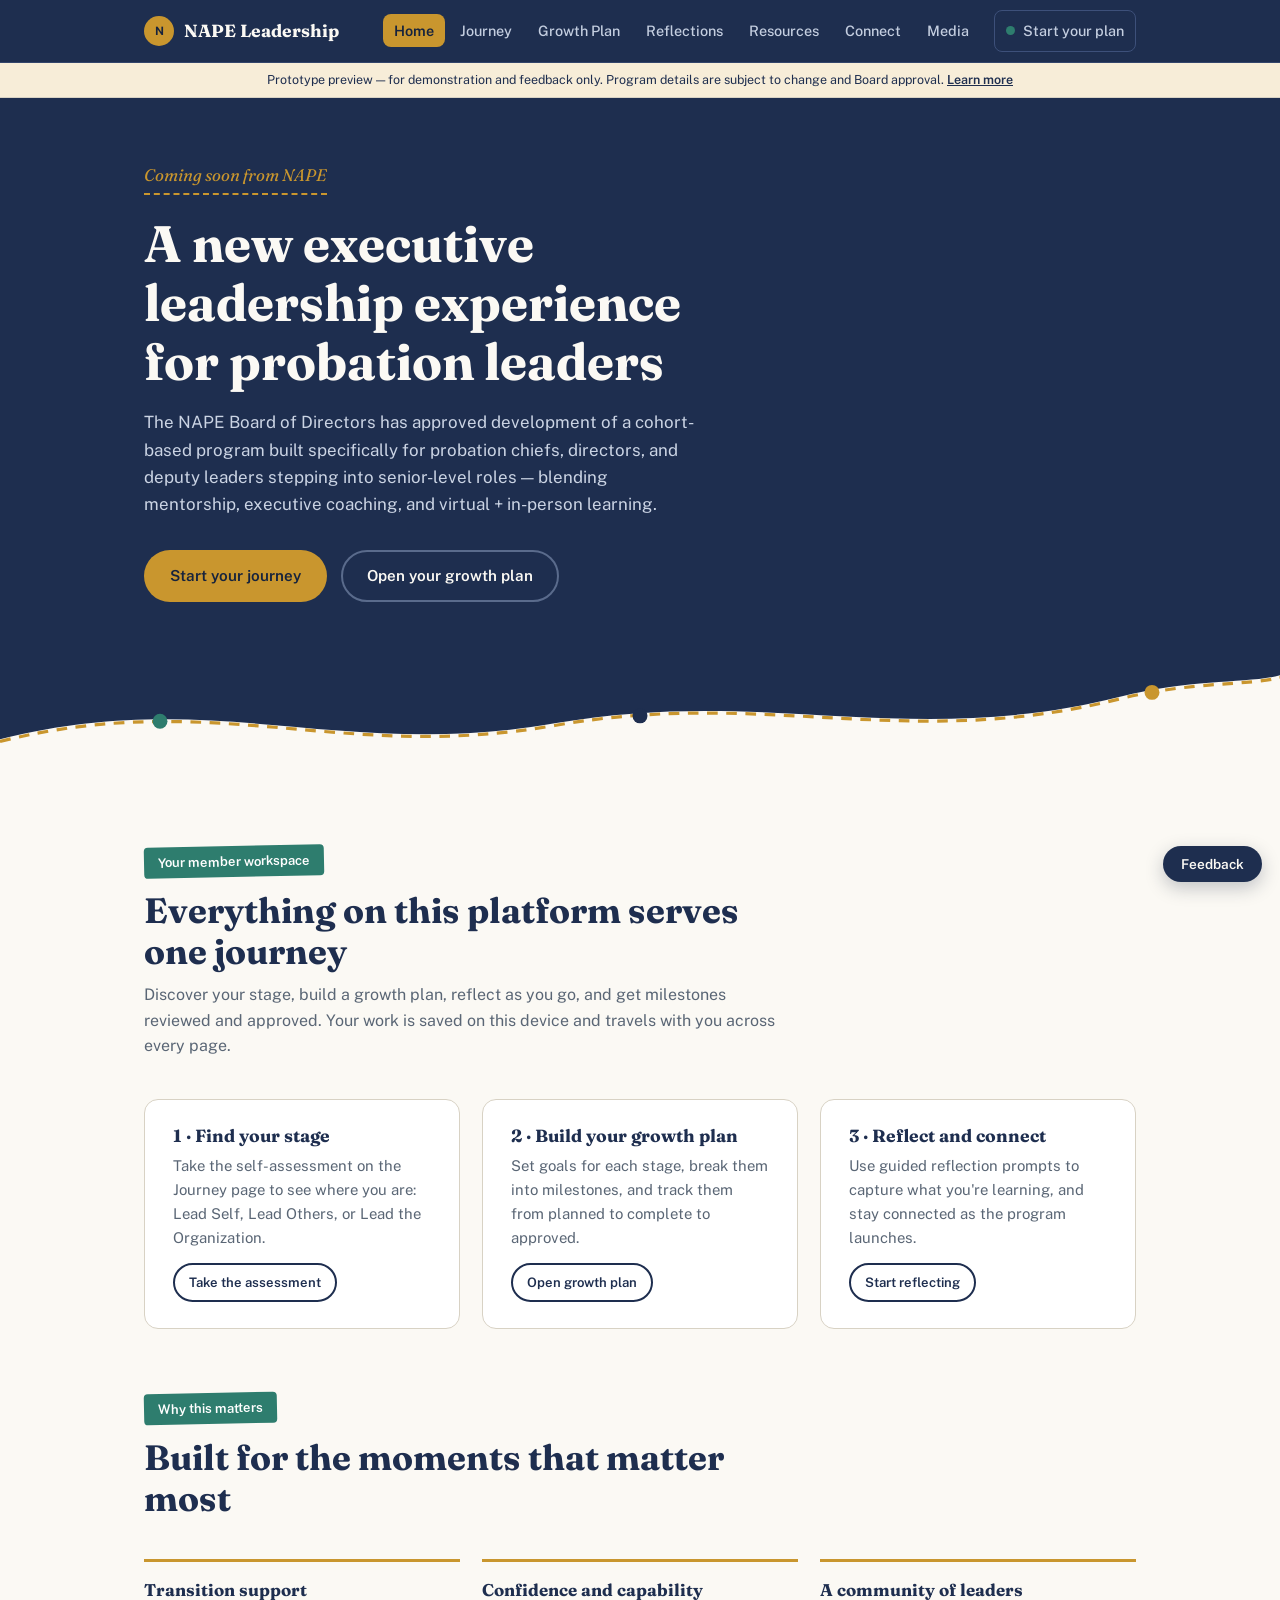
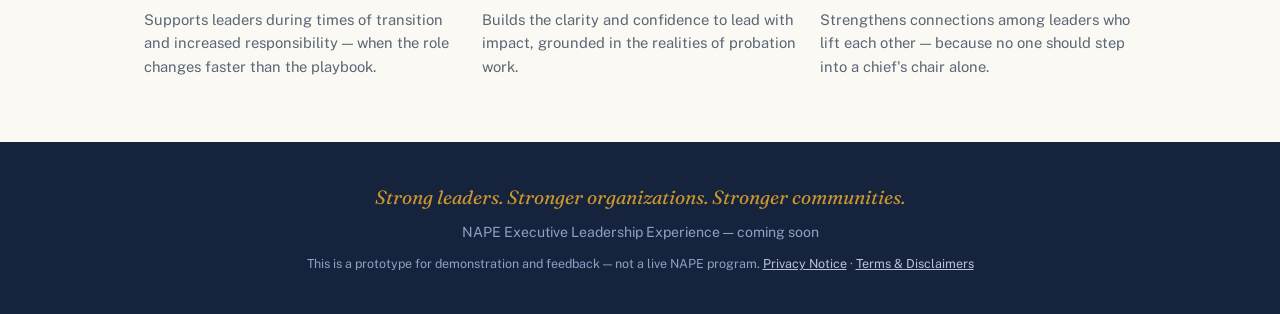
<file: index.html>
<!DOCTYPE html>
<html lang="en">
<head>
<meta charset="UTF-8">
<meta name="viewport" content="width=device-width, initial-scale=1.0">
<title>NAPE Executive Leadership Experience</title>
<meta name="description" content="A cohort-based executive leadership experience for probation chiefs, directors, and deputy leaders.">
<meta name="theme-color" content="#1E2E4F">
<meta property="og:site_name" content="NAPE Executive Leadership Experience">
<meta property="og:type" content="website">
<meta property="og:title" content="NAPE Executive Leadership Experience">
<meta property="og:description" content="A cohort-based executive leadership experience for probation chiefs, directors, and deputy leaders.">
<link rel="icon" type="image/svg+xml" href="assets/favicon.svg">
<link rel="preconnect" href="https://fonts.googleapis.com">
<link rel="preconnect" href="https://fonts.gstatic.com" crossorigin>
<link href="https://fonts.googleapis.com/css2?family=Fraunces:opsz,wght@9..144,400;9..144,600;9..144,700&family=Public+Sans:wght@400;500;600;700&display=swap" rel="stylesheet">
<link rel="stylesheet" href="assets/styles.css">
</head>
<body>

<nav class="site-nav" aria-label="Main">
  <div class="nav-inner">
    <a class="nav-brand" href="/"><span class="mark">N</span>NAPE Leadership</a>
    <button class="nav-toggle" aria-expanded="false" aria-controls="nav-links" aria-label="Open menu">
      <span></span><span></span><span></span>
    </button>
    <ul class="nav-links" id="nav-links">
      <li><a href="/" class="active" aria-current="page">Home</a></li>
      <li><a href="/journey">Journey</a></li>
      <li><a href="/growth">Growth Plan</a></li>
      <li><a href="/reflections">Reflections</a></li>
      <li><a href="/resources">Resources</a></li>
      <li><a href="/connect">Connect</a></li>
      <li><a href="/media">Media</a></li>
      <li><a class="nav-progress" href="/growth"><span class="dot"></span><span data-progress>Start your plan</span></a></li>
    </ul>
  </div>
</nav>

<div class="proto-banner" role="note">Prototype preview — for demonstration and feedback only. Program details are subject to change and Board approval. <a href="/terms">Learn more</a></div>

<header class="hero">
  <div class="wrap">
    <span class="kicker">Coming soon from NAPE</span>
    <h1>A new executive leadership experience for probation leaders</h1>
    <p class="lede">The NAPE Board of Directors has approved development of a cohort-based program built specifically for probation chiefs, directors, and deputy leaders stepping into senior-level roles — blending mentorship, executive coaching, and virtual + in-person learning.</p>
    <div class="cta-row">
      <a class="btn btn-gold" id="cta-primary" href="/journey">Start your journey</a>
      <a class="btn btn-ghost" href="/growth">Open your growth plan</a>
    </div>
    <div id="welcome-strip"></div>
  </div>
  <div class="roadbox" aria-hidden="true">
    <svg viewBox="0 0 1200 150" preserveAspectRatio="none" xmlns="http://www.w3.org/2000/svg">
      <path d="M0,150 L0,110 C200,60 320,130 520,95 C720,60 850,120 1050,70 C1120,53 1170,58 1200,50 L1200,150 Z" fill="#FBF9F4"/>
      <path d="M0,112 C200,62 320,132 520,97 C720,62 850,122 1050,72 C1120,55 1170,60 1200,52" fill="none" stroke="#C9962E" stroke-width="3" stroke-dasharray="10 8"/>
      <circle cx="150" cy="93" r="7" fill="#2E7D6E"/>
      <circle cx="600" cy="88" r="7" fill="#1E2E4F"/>
      <circle cx="1080" cy="66" r="7" fill="#C9962E"/>
    </svg>
  </div>
</header>

<section>
  <div class="wrap">
    <div class="section-head">
      <span class="banner-tag">Your member workspace</span>
      <h2>Everything on this platform serves one journey</h2>
      <p>Discover your stage, build a growth plan, reflect as you go, and get milestones reviewed and approved. Your work is saved on this device and travels with you across every page.</p>
    </div>
    <div class="grid-3">
      <div class="card">
        <h3 style="font-size:1.1rem;margin-bottom:8px">1 · Find your stage</h3>
        <p style="font-size:.93rem;color:var(--ink-soft)">Take the self-assessment on the Journey page to see where you are: Lead Self, Lead Others, or Lead the Organization.</p>
        <p style="margin-top:14px"><a class="btn btn-outline btn-small" href="/journey">Take the assessment</a></p>
      </div>
      <div class="card">
        <h3 style="font-size:1.1rem;margin-bottom:8px">2 · Build your growth plan</h3>
        <p style="font-size:.93rem;color:var(--ink-soft)">Set goals for each stage, break them into milestones, and track them from planned to complete to approved.</p>
        <p style="margin-top:14px"><a class="btn btn-outline btn-small" href="/growth">Open growth plan</a></p>
      </div>
      <div class="card">
        <h3 style="font-size:1.1rem;margin-bottom:8px">3 · Reflect and connect</h3>
        <p style="font-size:.93rem;color:var(--ink-soft)">Use guided reflection prompts to capture what you're learning, and stay connected as the program launches.</p>
        <p style="margin-top:14px"><a class="btn btn-outline btn-small" href="/reflections">Start reflecting</a></p>
      </div>
    </div>
  </div>
</section>

<section style="padding-top:0">
  <div class="wrap">
    <div class="section-head">
      <span class="banner-tag">Why this matters</span>
      <h2>Built for the moments that matter most</h2>
    </div>
    <div class="grid-3">
      <div class="why">
        <h3>Transition support</h3>
        <p>Supports leaders during times of transition and increased responsibility — when the role changes faster than the playbook.</p>
      </div>
      <div class="why">
        <h3>Confidence and capability</h3>
        <p>Builds the clarity and confidence to lead with impact, grounded in the realities of probation work.</p>
      </div>
      <div class="why">
        <h3>A community of leaders</h3>
        <p>Strengthens connections among leaders who lift each other — because no one should step into a chief's chair alone.</p>
      </div>
    </div>
  </div>
</section>

<footer>
  <div class="wrap">
    <p class="tagline">Strong leaders. Stronger organizations. Stronger communities.</p>
    <p>NAPE Executive Leadership Experience — coming soon</p>
    <p class="foot-legal">This is a prototype for demonstration and feedback — not a live NAPE program. <a href="/privacy">Privacy Notice</a> · <a href="/terms">Terms &amp; Disclaimers</a></p>
  </div>
</footer>

<script src="assets/app.js"></script>
<script>
(function(){
  const stage = NAPE.get(NAPE.KEYS.STAGE, null);
  const profile = NAPE.get(NAPE.KEYS.PROFILE, null);
  if (!stage && !profile) return;

  const p = napeProgress();
  const refl = NAPE.get(NAPE.KEYS.REFLECTIONS, []);
  const goals = NAPE.get(NAPE.KEYS.GOALS, []);
  const firstName = profile && profile.name ? profile.name.split(" ")[0] : null;
  const stageName = stage && NAPE_STAGES[stage] ? NAPE_STAGES[stage].name : null;

  const cta = document.getElementById("cta-primary");
  if (goals.length) { cta.textContent = "Continue your growth plan"; cta.href = "/growth"; }
  else if (stage) { cta.textContent = "Continue your journey"; }

  const nextHref = goals.length ? "/growth" : (stage ? "/growth" : "/journey");
  const strip = document.getElementById("welcome-strip");
  strip.innerHTML = `
    <div class="welcome-strip">
      <div>
        <p class="w-hi">Welcome back${firstName ? ", " + napeEscape(firstName) : ""}.</p>
        <div class="w-chips">
          ${stageName ? `<span class="w-chip">Stage: ${stageName}</span>` : ""}
          <span class="w-chip">${goals.length} goal${goals.length === 1 ? "" : "s"}</span>
          <span class="w-chip">${p.pct}% approved</span>
          <span class="w-chip">${refl.length} reflection${refl.length === 1 ? "" : "s"}</span>
        </div>
      </div>
      <a class="btn btn-gold btn-small" href="${nextHref}">Pick up where you left off</a>
    </div>`;
})();
</script>
</body>
</html>
</file>
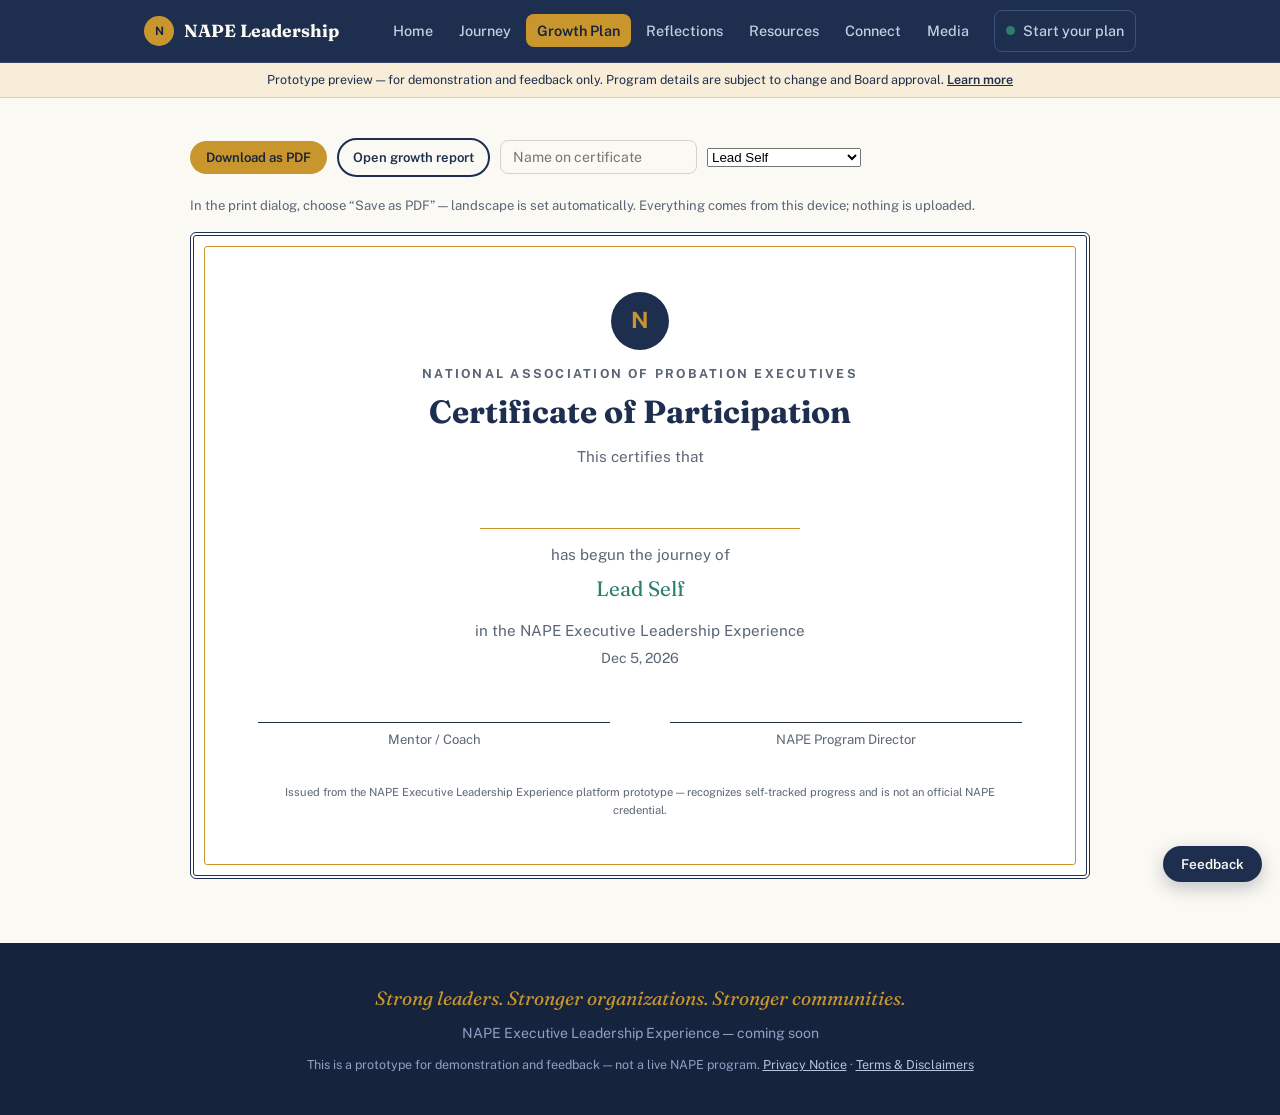
<file: certificate.html>
<!DOCTYPE html>
<html lang="en">
<head>
<meta charset="UTF-8">
<meta name="viewport" content="width=device-width, initial-scale=1.0">
<title>Certificate — NAPE Leadership</title>
<meta name="description" content="A print-ready certificate recognizing milestone completion in the NAPE leadership journey.">
<meta name="theme-color" content="#1E2E4F">
<meta name="robots" content="noindex">
<link rel="icon" type="image/svg+xml" href="assets/favicon.svg">
<link rel="preconnect" href="https://fonts.googleapis.com">
<link rel="preconnect" href="https://fonts.gstatic.com" crossorigin>
<link href="https://fonts.googleapis.com/css2?family=Fraunces:opsz,wght@9..144,400;9..144,600;9..144,700&family=Public+Sans:wght@400;500;600;700&display=swap" rel="stylesheet">
<link rel="stylesheet" href="assets/styles.css">
<style>@media print { @page { size: letter landscape; margin: 0.4in; } }</style>
</head>
<body>

<nav class="site-nav" aria-label="Main">
  <div class="nav-inner">
    <a class="nav-brand" href="/"><span class="mark">N</span>NAPE Leadership</a>
    <button class="nav-toggle" aria-expanded="false" aria-controls="nav-links" aria-label="Open menu">
      <span></span><span></span><span></span>
    </button>
    <ul class="nav-links" id="nav-links">
      <li><a href="/">Home</a></li>
      <li><a href="/journey">Journey</a></li>
      <li><a href="/growth" class="active" aria-current="page">Growth Plan</a></li>
      <li><a href="/reflections">Reflections</a></li>
      <li><a href="/resources">Resources</a></li>
      <li><a href="/connect">Connect</a></li>
      <li><a href="/media">Media</a></li>
      <li><a class="nav-progress" href="/growth"><span class="dot"></span><span data-progress>Start your plan</span></a></li>
    </ul>
  </div>
</nav>

<div class="proto-banner" role="note">Prototype preview — for demonstration and feedback only. Program details are subject to change and Board approval. <a href="/terms">Learn more</a></div>

<section style="padding-top:40px">
  <div class="wrap">
    <div class="toolbar no-print" style="max-width:900px;margin:0 auto 18px;display:flex;gap:10px;flex-wrap:wrap;align-items:center">
      <button class="btn btn-gold btn-small" id="btn-print">Download as PDF</button>
      <a class="btn btn-outline btn-small" href="/report">Open growth report</a>
      <input type="text" id="c-name-input" placeholder="Name on certificate" aria-label="Name on certificate"
        style="padding:8px 12px;border:1.5px solid var(--line);border-radius:8px;font-family:inherit;font-size:.88rem;background:var(--paper)">
      <select id="c-stage-select" aria-label="Stage">
        <option value="self">Lead Self</option>
        <option value="others">Lead Others</option>
        <option value="org">Lead the Organization</option>
      </select>
    </div>
    <p class="print-tip no-print" style="max-width:900px;margin:0 auto 16px">In the print dialog, choose “Save as PDF” — landscape is set automatically. Everything comes from this device; nothing is uploaded.</p>

    <div class="cert" id="cert">
      <span class="mark">N</span>
      <p class="c-org">National Association of Probation Executives</p>
      <h1 id="c-title">Certificate of Progress</h1>
      <p class="c-line">This certifies that</p>
      <p class="c-name" id="c-name">&nbsp;</p>
      <p class="c-line" id="c-verb">is advancing through the milestones of</p>
      <p class="c-stage" id="c-stage">Lead Self</p>
      <p class="c-line">in the NAPE Executive Leadership Experience</p>
      <p class="c-detail" id="c-detail"></p>
      <p class="c-detail" id="c-date"></p>
      <div class="sig-row">
        <div class="sig">Mentor / Coach</div>
        <div class="sig">NAPE Program Director</div>
      </div>
      <p class="c-foot">Issued from the NAPE Executive Leadership Experience platform prototype — recognizes self-tracked progress and is not an official NAPE credential.</p>
    </div>
  </div>
</section>

<footer>
  <div class="wrap">
    <p class="tagline">Strong leaders. Stronger organizations. Stronger communities.</p>
    <p>NAPE Executive Leadership Experience — coming soon</p>
    <p class="foot-legal">This is a prototype for demonstration and feedback — not a live NAPE program. <a href="/privacy">Privacy Notice</a> · <a href="/terms">Terms &amp; Disclaimers</a></p>
  </div>
</footer>

<script src="assets/app.js"></script>
<script>
const goals = NAPE.get(NAPE.KEYS.GOALS, []);
const profile = NAPE.get(NAPE.KEYS.PROFILE, null);
const savedStage = NAPE.get(NAPE.KEYS.STAGE, null);

const nameInput = document.getElementById("c-name-input");
const stageSelect = document.getElementById("c-stage-select");
if (profile && profile.name) nameInput.value = profile.name;
if (typeof savedStage === "string" && Object.hasOwn(NAPE_STAGES, savedStage)) stageSelect.value = savedStage;

function renderCert(){
  const name = nameInput.value.trim();
  const key = stageSelect.value;
  document.getElementById("c-name").textContent = name || " ";
  document.getElementById("c-stage").textContent = NAPE_STAGES[key].name;
  document.getElementById("c-date").textContent = napeDate(Date.now());

  let approved = 0, total = 0;
  goals.filter(g => g.stage === key).forEach(g => (g.milestones || []).forEach(m => {
    total++;
    if (m.status === "approved") approved++;
  }));

  const title = document.getElementById("c-title");
  const verb = document.getElementById("c-verb");
  const detail = document.getElementById("c-detail");
  if (total > 0 && approved === total) {
    title.textContent = "Certificate of Completion";
    verb.textContent = "has completed the milestones of";
    detail.textContent = "All " + total + " milestone" + (total === 1 ? "" : "s") + " approved";
  } else if (total > 0) {
    title.textContent = "Certificate of Progress";
    verb.textContent = "is advancing through the milestones of";
    detail.textContent = approved + " of " + total + " milestones approved";
  } else {
    title.textContent = "Certificate of Participation";
    verb.textContent = "has begun the journey of";
    detail.textContent = "";
  }
}

nameInput.addEventListener("input", renderCert);
stageSelect.addEventListener("change", renderCert);
renderCert();

document.getElementById("btn-print").addEventListener("click", () => window.print());
</script>
</body>
</html>
</file>
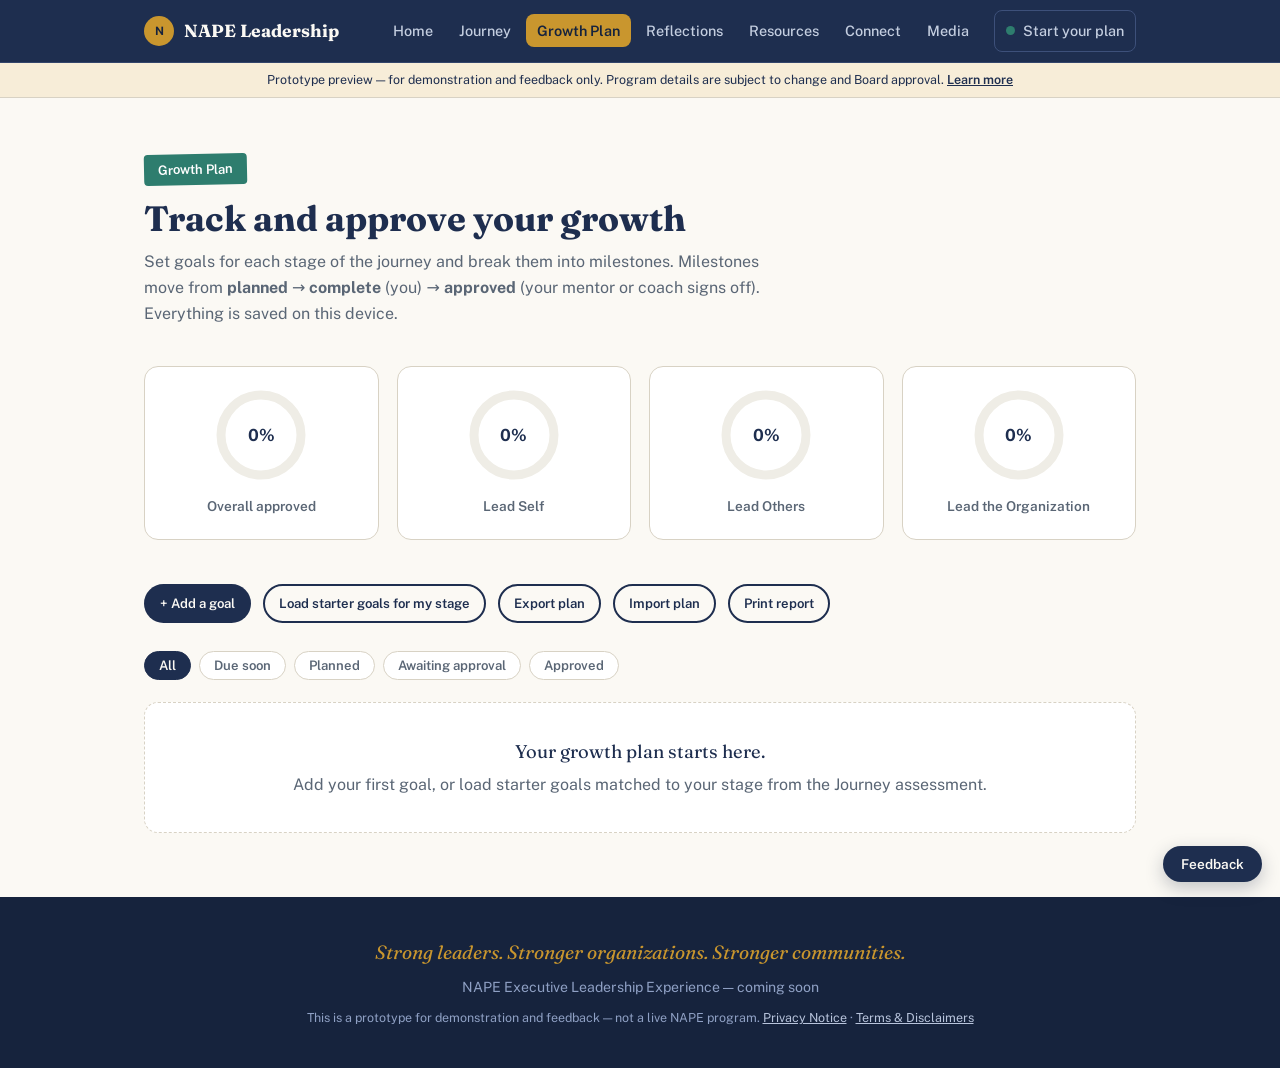
<file: growth.html>
<!DOCTYPE html>
<html lang="en">
<head>
<meta charset="UTF-8">
<meta name="viewport" content="width=device-width, initial-scale=1.0">
<title>Growth Plan — NAPE Leadership</title>
<meta name="description" content="Build a growth plan: set goals for each leadership stage and track milestones from planned to complete to approved.">
<meta name="theme-color" content="#1E2E4F">
<meta property="og:site_name" content="NAPE Executive Leadership Experience">
<meta property="og:type" content="website">
<meta property="og:title" content="Growth Plan — NAPE Leadership">
<meta property="og:description" content="Set goals for each leadership stage and track milestones from planned to complete to approved.">
<link rel="icon" type="image/svg+xml" href="assets/favicon.svg">
<link rel="preconnect" href="https://fonts.googleapis.com">
<link rel="preconnect" href="https://fonts.gstatic.com" crossorigin>
<link href="https://fonts.googleapis.com/css2?family=Fraunces:opsz,wght@9..144,400;9..144,600;9..144,700&family=Public+Sans:wght@400;500;600;700&display=swap" rel="stylesheet">
<link rel="stylesheet" href="assets/styles.css">
</head>
<body>

<nav class="site-nav" aria-label="Main">
  <div class="nav-inner">
    <a class="nav-brand" href="/"><span class="mark">N</span>NAPE Leadership</a>
    <button class="nav-toggle" aria-expanded="false" aria-controls="nav-links" aria-label="Open menu">
      <span></span><span></span><span></span>
    </button>
    <ul class="nav-links" id="nav-links">
      <li><a href="/">Home</a></li>
      <li><a href="/journey">Journey</a></li>
      <li><a href="/growth" class="active" aria-current="page">Growth Plan</a></li>
      <li><a href="/reflections">Reflections</a></li>
      <li><a href="/resources">Resources</a></li>
      <li><a href="/connect">Connect</a></li>
      <li><a href="/media">Media</a></li>
      <li><a class="nav-progress" href="/growth"><span class="dot"></span><span data-progress>Start your plan</span></a></li>
    </ul>
  </div>
</nav>

<div class="proto-banner" role="note">Prototype preview — for demonstration and feedback only. Program details are subject to change and Board approval. <a href="/terms">Learn more</a></div>

<section style="padding-top:56px">
  <div class="wrap">
    <div class="section-head">
      <span class="banner-tag">Growth Plan</span>
      <h2>Track and approve your growth</h2>
      <p>Set goals for each stage of the journey and break them into milestones. Milestones move from <strong>planned</strong> → <strong>complete</strong> (you) → <strong>approved</strong> (your mentor or coach signs off). Everything is saved on this device.</p>
    </div>

    <div class="progress-band" id="progress-band"></div>

    <div class="toolbar">
      <button class="btn btn-navy btn-small" id="btn-add-goal">+ Add a goal</button>
      <button class="btn btn-outline btn-small" id="btn-starter">Load starter goals for my stage</button>
      <button class="btn btn-outline btn-small" id="btn-export">Export plan</button>
      <button class="btn btn-outline btn-small" id="btn-import">Import plan</button>
      <a class="btn btn-outline btn-small" href="/report">Print report</a>
      <input type="file" id="import-file" accept="application/json" hidden>
    </div>

    <div class="empty-note" id="backup-nudge" hidden style="margin-top:14px;text-align:left">
      <div style="display:flex;align-items:center;justify-content:space-between;gap:14px;flex-wrap:wrap">
        <span>Your plan lives only in this browser — a cleared cache or a new device would erase it. Export a backup every few weeks.</span>
        <span style="display:flex;gap:10px">
          <button class="btn btn-outline btn-small" id="nudge-export">Export now</button>
          <button class="link-btn" id="nudge-later">Remind me later</button>
        </span>
      </div>
    </div>

    <div class="chips" role="group" aria-label="Filter milestones">
      <button class="chip active" data-f="all">All</button>
      <button class="chip" data-f="due">Due soon</button>
      <button class="chip" data-f="planned">Planned</button>
      <button class="chip" data-f="complete">Awaiting approval</button>
      <button class="chip" data-f="approved">Approved</button>
    </div>

    <div id="goal-form" style="display:none" class="card" role="form" aria-label="Add a goal">
      <div class="add-row">
        <select id="g-stage" aria-label="Stage">
          <option value="self">Lead Self</option>
          <option value="others">Lead Others</option>
          <option value="org">Lead the Organization</option>
        </select>
        <input id="g-title" type="text" placeholder="Goal — e.g., Build a monthly one-on-one rhythm with my supervisors" aria-label="Goal title">
        <input id="g-date" type="date" aria-label="Target date (optional)" title="Target date (optional)">
        <button class="btn btn-gold btn-small" id="g-save">Save goal</button>
      </div>
    </div>

    <div id="goals" style="margin-top:22px"></div>
  </div>
</section>

<footer>
  <div class="wrap">
    <p class="tagline">Strong leaders. Stronger organizations. Stronger communities.</p>
    <p>NAPE Executive Leadership Experience — coming soon</p>
    <p class="foot-legal">This is a prototype for demonstration and feedback — not a live NAPE program. <a href="/privacy">Privacy Notice</a> · <a href="/terms">Terms &amp; Disclaimers</a></p>
  </div>
</footer>

<script src="assets/app.js"></script>
<script>
const goalsEl = document.getElementById("goals");
const bandEl = document.getElementById("progress-band");
let filter = "all";
let approving = null; // {g, m} while inline-approve UI is open
let targeting = null; // goal id while the inline target-date editor is open

const DUE_SOON_DAYS = 7;
function targetChip(g){
  if(!g.targetDate || !napeValidDateStr(g.targetDate)) return "";
  const days = napeDaysUntil(g.targetDate);
  const when = napeDateStr(g.targetDate);
  if(days < 0)  return `<span class="target-chip overdue">Overdue · was ${when}</span>`;
  if(days === 0) return `<span class="target-chip soon">Due today</span>`;
  if(days <= DUE_SOON_DAYS) return `<span class="target-chip soon">Due in ${days}d · ${when}</span>`;
  return `<span class="target-chip">Target ${when}</span>`;
}
function isDueSoon(g){
  return napeValidDateStr(g.targetDate) && napeDaysUntil(g.targetDate) <= DUE_SOON_DAYS;
}

function load(){ return NAPE.get(NAPE.KEYS.GOALS, []); }
function save(goals){ NAPE.set(NAPE.KEYS.GOALS, goals); render(); }

function ring(pct, label, color){
  const r = 40, c = 2*Math.PI*r;
  const off = c - (pct/100)*c;
  return `
    <div class="ring-card">
      <div class="ring">
        <svg width="96" height="96" viewBox="0 0 96 96" aria-hidden="true">
          <circle cx="48" cy="48" r="${r}" fill="none" stroke="#EFEDE6" stroke-width="9"/>
          <circle cx="48" cy="48" r="${r}" fill="none" stroke="${color}" stroke-width="9"
            stroke-linecap="round" stroke-dasharray="${c}" stroke-dashoffset="${off}"/>
        </svg>
        <span class="pct">${pct}%</span>
      </div>
      <span class="lbl">${label}</span>
    </div>`;
}

function renderBand(){
  const p = napeProgress();
  const s = p.byStage;
  const pc = o => o.t ? Math.round((o.a/o.t)*100) : 0;
  bandEl.innerHTML =
    ring(p.pct, "Overall approved", "#C9962E") +
    ring(pc(s.self), "Lead Self", "#2E7D6E") +
    ring(pc(s.others), "Lead Others", "#1E2E4F") +
    ring(pc(s.org), "Lead the Organization", "#C9962E");
}

const CHIP = { self:["chip-self","Lead Self"], others:["chip-others","Lead Others"], org:["chip-org","Lead the Organization"] };

function msRow(g, m){
  const st = m.status || "planned";
  const statusChip = st==="approved"
    ? `<span class="ms-status st-approved">Approved${m.approvedBy?` · ${napeEscape(m.approvedBy)}`:""}</span>`
    : st==="complete"
      ? `<span class="ms-status st-complete">Complete — awaiting approval</span>`
      : `<span class="ms-status st-planned">Planned</span>`;

  let actions;
  if (approving && approving.g===g.id && approving.m===m.id) {
    actions = `<span class="approve-inline">
        <input type="text" value="Self" aria-label="Approved by" data-appin>
        <button class="link-btn" data-act="approve-confirm" data-g="${g.id}" data-m="${m.id}">Confirm</button>
        <button class="link-btn danger" data-act="approve-cancel">Cancel</button>
      </span>`;
  } else if (st==="planned") {
    actions = `<button class="link-btn" data-act="complete" data-g="${g.id}" data-m="${m.id}">Mark complete</button>`;
  } else if (st==="complete") {
    actions = `<button class="link-btn" data-act="approve-start" data-g="${g.id}" data-m="${m.id}">Approve</button>
       <button class="link-btn" data-act="reset" data-g="${g.id}" data-m="${m.id}">Undo</button>`;
  } else {
    actions = `<button class="link-btn" data-act="reset" data-g="${g.id}" data-m="${m.id}">Reopen</button>`;
  }

  return `
    <li class="ms ${st!=="planned"?"done":""}">
      <span class="ms-text">${napeEscape(m.text)}</span>
      ${statusChip}
      <span class="ms-actions">${actions}
        <button class="link-btn danger" data-act="del-ms" data-g="${g.id}" data-m="${m.id}" aria-label="Delete milestone">✕</button>
      </span>
    </li>`;
}

function render(){
  renderBand();
  document.querySelectorAll(".chip").forEach(c=>c.classList.toggle("active", c.dataset.f===filter));
  const goals = load();
  if(!goals.length){
    goalsEl.innerHTML = `<div class="empty-note">
      <p style="font-family:'Fraunces',serif;font-size:1.15rem;color:var(--navy);margin-bottom:6px">Your growth plan starts here.</p>
      <p>Add your first goal, or load starter goals matched to your stage from the Journey assessment.</p>
    </div>`;
    return;
  }

  let shown = 0;
  const html = goals.map(g=>{
    let visible;
    if(filter==="all" || filter==="due"){
      visible = g.milestones;
      if(filter==="due" && !isDueSoon(g)) return "";
    } else {
      visible = g.milestones.filter(m=>(m.status||"planned")===filter);
      if(!visible.length) return "";
    }
    shown++;
    const [chipClass, chipLabel] = CHIP[g.stage] || CHIP.self;
    const total = g.milestones.length;
    const approved = g.milestones.filter(m=>m.status==="approved").length;
    const targetUi = targeting===g.id
      ? `<span class="approve-inline">
          <input type="date" value="${napeValidDateStr(g.targetDate)?g.targetDate:""}" aria-label="Target date" data-tgin>
          <button class="link-btn" data-act="target-save" data-g="${g.id}">Save</button>
          ${g.targetDate?`<button class="link-btn danger" data-act="target-clear" data-g="${g.id}">Remove</button>`:""}
          <button class="link-btn" data-act="target-cancel">Cancel</button>
        </span>`
      : `${targetChip(g)}<button class="link-btn" data-act="target-start" data-g="${g.id}">${g.targetDate?"Edit target":"Set target date"}</button>`;
    return `
    <article class="goal">
      <div class="goal-head">
        <div>
          <span class="stage-chip ${chipClass}">${chipLabel}</span>
          <h3>${napeEscape(g.title)}</h3>
          <div style="margin-top:6px;display:flex;align-items:center;gap:10px;flex-wrap:wrap">${targetUi}</div>
        </div>
        <div style="display:flex;align-items:center;gap:12px">
          <span style="font-size:.82rem;font-weight:700;color:var(--ink-soft)">${approved}/${total} approved</span>
          <button class="link-btn danger" data-act="del-goal" data-g="${g.id}">Delete goal</button>
        </div>
      </div>
      <ul class="ms-list">${visible.map(m=>msRow(g,m)).join("")}</ul>
      ${filter==="all" ? `
      <div class="add-row">
        <input type="text" placeholder="Add a milestone…" data-msinput="${g.id}" aria-label="New milestone for ${napeEscape(g.title)}">
        <button class="btn btn-outline btn-small" data-act="add-ms" data-g="${g.id}">Add</button>
      </div>` : ""}
    </article>`;
  }).join("");

  goalsEl.innerHTML = shown ? html : `<div class="empty-note">${filter==="due" ? "Nothing due in the next " + DUE_SOON_DAYS + " days. Set target dates on goals to see them here." : "No milestones match this filter yet."}</div>`;

  if (approving) {
    const inp = goalsEl.querySelector("[data-appin]");
    if (inp) { inp.focus(); inp.select(); }
  }
}

/* ---------- Toolbar actions ---------- */
document.getElementById("btn-add-goal").addEventListener("click",()=>{
  const f = document.getElementById("goal-form");
  f.style.display = f.style.display==="none" ? "block" : "none";
  if(f.style.display==="block") document.getElementById("g-title").focus();
});

document.getElementById("g-save").addEventListener("click",()=>{
  const title = document.getElementById("g-title").value.trim();
  const stage = document.getElementById("g-stage").value;
  if(!title) return;
  napeAddGoal(stage, title, [], document.getElementById("g-date").value);
  document.getElementById("g-title").value = "";
  document.getElementById("g-date").value = "";
  document.getElementById("goal-form").style.display = "none";
  render();
  napeToast("Goal added.");
});

document.getElementById("btn-starter").addEventListener("click",()=>{
  const stage = NAPE.get(NAPE.KEYS.STAGE, "self");
  (NAPE_STARTERS[stage] || NAPE_STARTERS.self).forEach(s=> napeAddGoal(stage, s.title, s.milestones));
  render();
  napeToast("Starter goals added for " + (NAPE_STAGES[stage] ? NAPE_STAGES[stage].name : "your stage") + ".");
});

document.getElementById("btn-export").addEventListener("click",()=>{
  const data = {
    exportedAt:new Date().toISOString(),
    stage:NAPE.get(NAPE.KEYS.STAGE, null),
    goals:load(),
    reflections:NAPE.get(NAPE.KEYS.REFLECTIONS, [])
  };
  const blob = new Blob([JSON.stringify(data,null,2)],{type:"application/json"});
  const a = document.createElement("a");
  a.href = URL.createObjectURL(blob);
  a.download = "nape-growth-plan.json";
  a.click();
  URL.revokeObjectURL(a.href);
  NAPE.set(NAPE.KEYS.BACKUP, Date.now());
  document.getElementById("backup-nudge").hidden = true;
  napeToast("Plan exported as JSON.");
});

/* ---------- Backup nudge: shown when there's real data and no recent export ---------- */
(function backupNudge(){
  const NUDGE_AFTER = 21 * 24 * 60 * 60 * 1000; // 3 weeks
  const items = load().length + NAPE.get(NAPE.KEYS.REFLECTIONS, []).length;
  const last = NAPE.get(NAPE.KEYS.BACKUP, 0);
  if (items < 3 || Date.now() - last < NUDGE_AFTER) return;
  const nudge = document.getElementById("backup-nudge");
  nudge.hidden = false;
  document.getElementById("nudge-export").addEventListener("click", ()=> document.getElementById("btn-export").click());
  document.getElementById("nudge-later").addEventListener("click", ()=>{
    NAPE.set(NAPE.KEYS.BACKUP, Date.now()); // snooze for the same window
    nudge.hidden = true;
  });
})();

document.getElementById("btn-import").addEventListener("click",()=> document.getElementById("import-file").click());
document.getElementById("import-file").addEventListener("change",(e)=>{
  const file = e.target.files && e.target.files[0];
  e.target.value = ""; // reset now so re-picking the same file fires change again
  if(!file) return;
  const reader = new FileReader();
  reader.onload = ()=>{
    try {
      const data = JSON.parse(reader.result);
      if(!data || !Array.isArray(data.goals)) throw new Error("bad shape");
      // Normalize every goal/milestone so a hand-edited or partial file can't leave
      // localStorage in a shape render() chokes on. Ids are always regenerated:
      // imported ids are attacker-controlled and render() interpolates ids into
      // attribute positions unescaped.
      const validStage = k => Object.hasOwn(NAPE_STAGES, k);
      const goals = data.goals
        .filter(g => g && typeof g === "object" && g.title)
        .map(g => ({
          id: napeUid(),
          stage: validStage(g.stage) ? g.stage : "self",
          title: String(g.title),
          createdAt: typeof g.createdAt === "number" ? g.createdAt : Date.now(),
          ...(napeValidDateStr(g.targetDate) ? { targetDate: g.targetDate } : {}),
          milestones: (Array.isArray(g.milestones) ? g.milestones : [])
            .filter(m => m && m.text)
            .map(m => {
              const ms = {
                id: napeUid(),
                text: String(m.text),
                status: ["planned","complete","approved"].includes(m.status) ? m.status : "planned"
              };
              if(ms.status !== "planned" && typeof m.completedAt === "number") ms.completedAt = m.completedAt;
              if(ms.status === "approved"){
                ms.approvedBy = m.approvedBy ? String(m.approvedBy) : "Self";
                if(typeof m.approvedAt === "number") ms.approvedAt = m.approvedAt;
              }
              return ms;
            })
        }));
      if(!confirm("Replace your current plan with the imported one? This overwrites goals" + (Array.isArray(data.reflections)?", reflections":"") + (data.stage?", and stage":"") + " on this device.")) return;
      NAPE.set(NAPE.KEYS.GOALS, goals);
      if(Array.isArray(data.reflections)) NAPE.set(NAPE.KEYS.REFLECTIONS, data.reflections.filter(e => e && e.text).map(e => ({
        id: napeUid(),
        stage: validStage(e.stage) ? e.stage : "self",
        prompt: e.prompt ? String(e.prompt) : "",
        text: String(e.text),
        at: typeof e.at === "number" ? e.at : Date.now(),
        ...(typeof e.editedAt === "number" ? { editedAt: e.editedAt } : {})
      })));
      if(validStage(data.stage)) NAPE.set(NAPE.KEYS.STAGE, data.stage);
      render();
      napeToast("Plan imported.");
    } catch(err){
      napeToast("That file doesn't look like a NAPE plan export.");
    }
  };
  reader.readAsText(file);
});

document.querySelectorAll(".chip").forEach(c=>{
  c.addEventListener("click",()=>{ filter = c.dataset.f; approving = null; targeting = null; render(); });
});

/* ---------- Goal/milestone actions ---------- */
goalsEl.addEventListener("click",(e)=>{
  const btn = e.target.closest("[data-act]");
  if(!btn) return;
  const act = btn.dataset.act, gid = btn.dataset.g, mid = btn.dataset.m;
  let goals = load();

  if(act==="approve-cancel"){ approving = null; render(); return; }
  if(act==="target-cancel"){ targeting = null; render(); return; }

  const g = goals.find(x=>x.id===gid);
  if(!g) return;

  if(act==="target-start"){ targeting = gid; approving = null; render(); return; }
  if(act==="target-save"){
    const inp = goalsEl.querySelector("[data-tgin]");
    const v = inp ? inp.value : "";
    if(napeValidDateStr(v)) g.targetDate = v; else delete g.targetDate;
    targeting = null;
    save(goals);
    return;
  }
  if(act==="target-clear"){ delete g.targetDate; targeting = null; save(goals); return; }

  if(act==="del-goal"){
    if(confirm("Delete this goal and its milestones?")) save(goals.filter(x=>x.id!==gid));
    return;
  }
  if(act==="add-ms"){
    const input = goalsEl.querySelector(`[data-msinput="${gid}"]`);
    const text = input.value.trim();
    if(!text) return;
    g.milestones.push({ id:napeUid(), text, status:"planned" });
    save(goals);
    const again = goalsEl.querySelector(`[data-msinput="${gid}"]`);
    if(again) again.focus();
    return;
  }
  const m = g.milestones.find(x=>x.id===mid);
  if(!m) return;

  if(act==="complete"){ m.status="complete"; m.completedAt=Date.now(); save(goals); napeToast("Marked complete — ready for approval."); return; }
  if(act==="approve-start"){ approving = {g:gid, m:mid}; render(); return; }
  if(act==="approve-confirm"){
    const inp = goalsEl.querySelector("[data-appin]");
    const who = inp ? inp.value.trim() : "";
    m.status="approved"; m.approvedBy = who || "Self"; m.approvedAt=Date.now();
    approving = null;
    save(goals);
    napeToast("Milestone approved" + (who ? " by " + who : "") + ".");
    return;
  }
  if(act==="reset"){ m.status="planned"; delete m.approvedBy; delete m.approvedAt; delete m.completedAt; save(goals); return; }
  if(act==="del-ms"){ g.milestones = g.milestones.filter(x=>x.id!==mid); save(goals); return; }
});

goalsEl.addEventListener("keydown",(e)=>{
  if(e.key==="Enter" && e.target.matches("[data-msinput]")){
    const gid = e.target.dataset.msinput;
    goalsEl.querySelector(`[data-act="add-ms"][data-g="${gid}"]`).click();
  }
  if(e.key==="Enter" && e.target.matches("[data-appin]")){
    const c = goalsEl.querySelector('[data-act="approve-confirm"]');
    if(c) c.click();
  }
});
document.getElementById("g-title").addEventListener("keydown",(e)=>{
  if(e.key==="Enter") document.getElementById("g-save").click();
});

render();
</script>
</body>
</html>
</file>
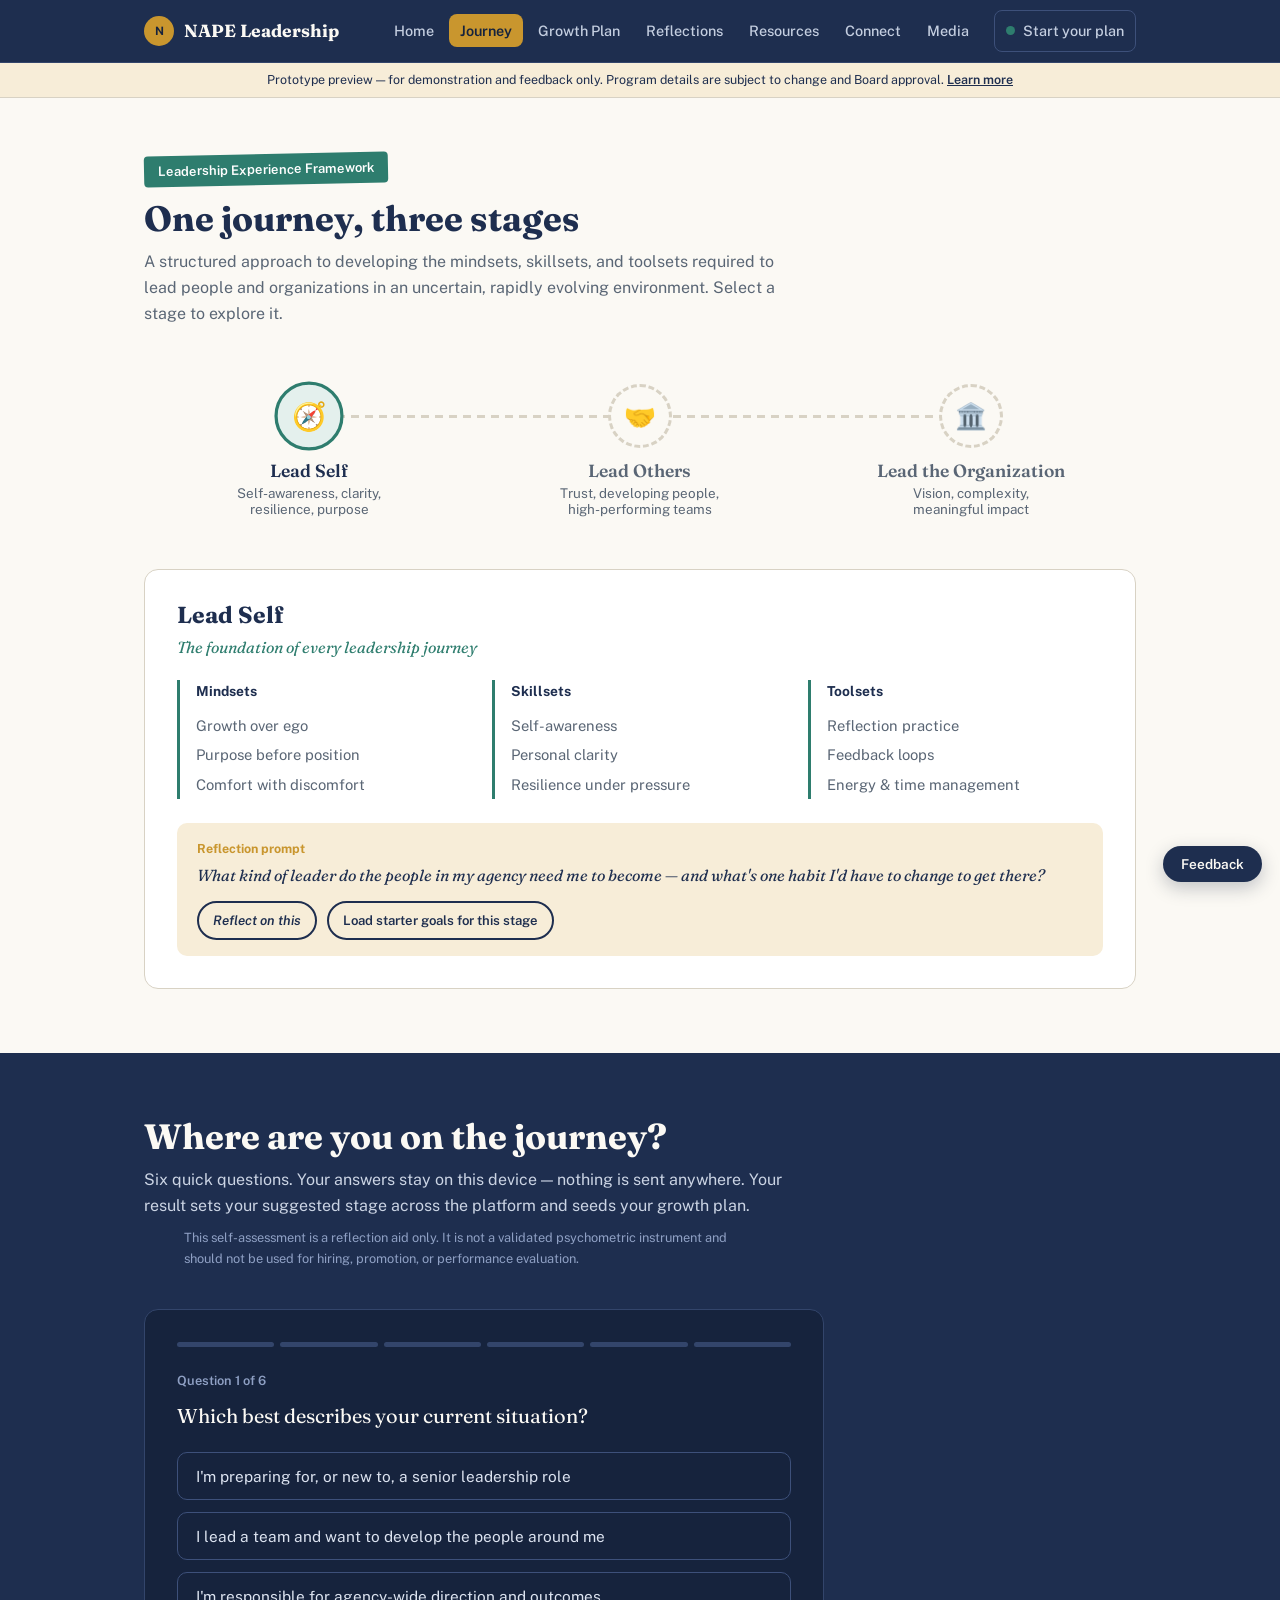
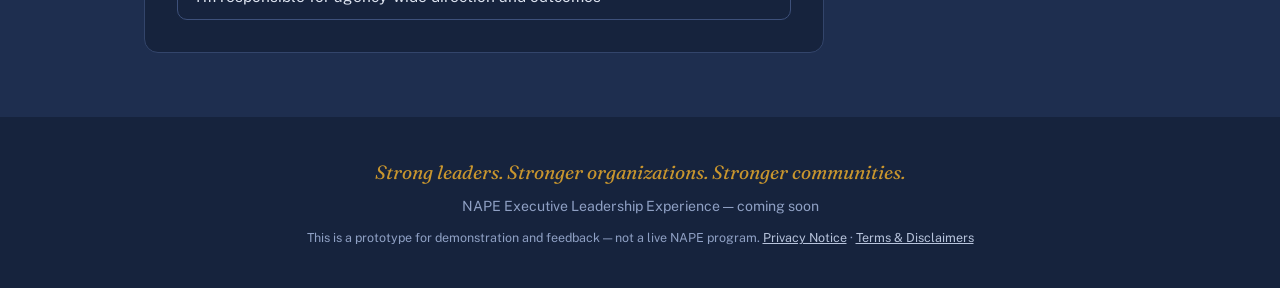
<file: journey.html>
<!DOCTYPE html>
<html lang="en">
<head>
<meta charset="UTF-8">
<meta name="viewport" content="width=device-width, initial-scale=1.0">
<title>Your Journey — NAPE Leadership</title>
<meta name="description" content="Explore the NAPE leadership framework — Lead Self, Lead Others, Lead the Organization — and take a six-question assessment to find your stage.">
<meta name="theme-color" content="#1E2E4F">
<meta property="og:site_name" content="NAPE Executive Leadership Experience">
<meta property="og:type" content="website">
<meta property="og:title" content="Your Journey — NAPE Leadership">
<meta property="og:description" content="Explore the NAPE leadership framework and take a six-question assessment to find your stage.">
<link rel="icon" type="image/svg+xml" href="assets/favicon.svg">
<link rel="preconnect" href="https://fonts.googleapis.com">
<link rel="preconnect" href="https://fonts.gstatic.com" crossorigin>
<link href="https://fonts.googleapis.com/css2?family=Fraunces:opsz,wght@9..144,400;9..144,600;9..144,700&family=Public+Sans:wght@400;500;600;700&display=swap" rel="stylesheet">
<link rel="stylesheet" href="assets/styles.css">
</head>
<body>

<nav class="site-nav" aria-label="Main">
  <div class="nav-inner">
    <a class="nav-brand" href="/"><span class="mark">N</span>NAPE Leadership</a>
    <button class="nav-toggle" aria-expanded="false" aria-controls="nav-links" aria-label="Open menu">
      <span></span><span></span><span></span>
    </button>
    <ul class="nav-links" id="nav-links">
      <li><a href="/">Home</a></li>
      <li><a href="/journey" class="active" aria-current="page">Journey</a></li>
      <li><a href="/growth">Growth Plan</a></li>
      <li><a href="/reflections">Reflections</a></li>
      <li><a href="/resources">Resources</a></li>
      <li><a href="/connect">Connect</a></li>
      <li><a href="/media">Media</a></li>
      <li><a class="nav-progress" href="/growth"><span class="dot"></span><span data-progress>Start your plan</span></a></li>
    </ul>
  </div>
</nav>

<div class="proto-banner" role="note">Prototype preview — for demonstration and feedback only. Program details are subject to change and Board approval. <a href="/terms">Learn more</a></div>

<section style="padding-top:56px">
  <div class="wrap">
    <div class="section-head">
      <span class="banner-tag">Leadership Experience Framework</span>
      <h2>One journey, three stages</h2>
      <p>A structured approach to developing the mindsets, skillsets, and toolsets required to lead people and organizations in an uncertain, rapidly evolving environment. Select a stage to explore it.</p>
    </div>

    <div class="stages" role="tablist" aria-label="Leadership framework stages">
      <span class="stage-connector"></span>
      <button class="stage-btn" role="tab" data-stage="self" aria-selected="true" aria-controls="stage-panel">
        <span class="stage-dot">🧭</span>
        <span class="stage-name">Lead Self</span>
        <span class="stage-sub">Self-awareness, clarity, resilience, purpose</span>
      </button>
      <button class="stage-btn" role="tab" data-stage="others" aria-selected="false" aria-controls="stage-panel">
        <span class="stage-dot">🤝</span>
        <span class="stage-name">Lead Others</span>
        <span class="stage-sub">Trust, developing people, high-performing teams</span>
      </button>
      <button class="stage-btn" role="tab" data-stage="org" aria-selected="false" aria-controls="stage-panel">
        <span class="stage-dot">🏛️</span>
        <span class="stage-name">Lead the Organization</span>
        <span class="stage-sub">Vision, complexity, meaningful impact</span>
      </button>
    </div>

    <div class="stage-panel" id="stage-panel" role="tabpanel" aria-live="polite"></div>
  </div>
</section>

<section class="dark-sec" id="assess">
  <div class="wrap">
    <div class="section-head">
      <h2>Where are you on the journey?</h2>
      <p>Six quick questions. Your answers stay on this device — nothing is sent anywhere. Your result sets your suggested stage across the platform and seeds your growth plan.</p>
      <p style="font-size:.8rem;color:#8FA0C4;max-width:560px;margin:10px auto 0">This self-assessment is a reflection aid only. It is not a validated psychometric instrument and should not be used for hiring, promotion, or performance evaluation.</p>
    </div>
    <div class="quiz-card" id="quiz-card"></div>
  </div>
</section>

<footer>
  <div class="wrap">
    <p class="tagline">Strong leaders. Stronger organizations. Stronger communities.</p>
    <p>NAPE Executive Leadership Experience — coming soon</p>
    <p class="foot-legal">This is a prototype for demonstration and feedback — not a live NAPE program. <a href="/privacy">Privacy Notice</a> · <a href="/terms">Terms &amp; Disclaimers</a></p>
  </div>
</footer>

<script src="assets/app.js"></script>
<script>
const panel = document.getElementById("stage-panel");
const stageBtns = document.querySelectorAll(".stage-btn");

function renderStage(key){
  const s = NAPE_STAGES[key];
  panel.innerHTML = `
    <h3>${s.name}</h3>
    <span class="panel-tag">${s.tag}</span>
    <div class="mst-grid">
      <div class="mst"><h4>Mindsets</h4><ul>${s.mindsets.map(m=>`<li>${m}</li>`).join("")}</ul></div>
      <div class="mst"><h4>Skillsets</h4><ul>${s.skillsets.map(m=>`<li>${m}</li>`).join("")}</ul></div>
      <div class="mst"><h4>Toolsets</h4><ul>${s.toolsets.map(m=>`<li>${m}</li>`).join("")}</ul></div>
    </div>
    <div class="reflect"><strong>Reflection prompt</strong>${s.reflect}
      <div style="margin-top:12px;display:flex;gap:10px;flex-wrap:wrap">
        <a class="btn btn-outline btn-small" href="/reflections?stage=${key}">Reflect on this</a>
        <button class="btn btn-outline btn-small" id="panel-starter" data-stage="${key}">Load starter goals for this stage</button>
      </div>
    </div>`;
  panel.querySelector("#panel-starter").addEventListener("click",(e)=>{
    const st = e.target.dataset.stage;
    (NAPE_STARTERS[st] || []).forEach(s2=> napeAddGoal(st, s2.title, s2.milestones));
    e.target.textContent = "Added to your plan ✓";
    e.target.disabled = true;
    napeToast(NAPE_STAGES[st].name + " starter goals added — open Growth Plan to work them.");
  });
}
function selectStage(key){
  stageBtns.forEach(b=>{
    const sel = b.dataset.stage === key;
    b.setAttribute("aria-selected", String(sel));
    b.tabIndex = sel ? 0 : -1;
  });
  renderStage(key);
}
const tabs = Array.from(stageBtns);
tabs.forEach((btn, i)=>{
  btn.addEventListener("click",()=> selectStage(btn.dataset.stage));
  btn.addEventListener("keydown",(e)=>{
    const step = { ArrowRight:1, ArrowDown:1, ArrowLeft:-1, ArrowUp:-1 }[e.key];
    let j = step !== undefined ? (i + step + tabs.length) % tabs.length : null;
    if(e.key === "Home") j = 0;
    if(e.key === "End") j = tabs.length - 1;
    if(j === null) return;
    e.preventDefault();
    tabs[j].focus();
    selectStage(tabs[j].dataset.stage);
  });
});
const savedStage = NAPE.get(NAPE.KEYS.STAGE, null);
const hasSavedStage = typeof savedStage === "string" && Object.hasOwn(NAPE_STAGES, savedStage);
selectStage(hasSavedStage ? savedStage : "self");

/* ---------------- Assessment ---------------- */
const QUESTIONS = [
  { q:"Which best describes your current situation?",
    opts:[
      {t:"I'm preparing for, or new to, a senior leadership role", s:"self"},
      {t:"I lead a team and want to develop the people around me", s:"others"},
      {t:"I'm responsible for agency-wide direction and outcomes", s:"org"}]},
  { q:"What keeps you up at night most often?",
    opts:[
      {t:"Whether I'm ready for the responsibility I'm taking on", s:"self"},
      {t:"Whether my team is engaged, growing, and performing", s:"others"},
      {t:"Where the agency needs to be in three to five years", s:"org"}]},
  { q:"When something goes wrong, your first instinct is to…",
    opts:[
      {t:"Examine what I could have done differently", s:"self"},
      {t:"Bring the team together to work the problem", s:"others"},
      {t:"Ask what system or process allowed it to happen", s:"org"}]},
  { q:"The feedback you'd value most right now is about…",
    opts:[
      {t:"My personal leadership presence and blind spots", s:"self"},
      {t:"How I coach, delegate, and build trust", s:"others"},
      {t:"How I set direction and lead through change", s:"org"}]},
  { q:"Success in the next year looks like…",
    opts:[
      {t:"Stepping into a bigger role with clarity and confidence", s:"self"},
      {t:"A stronger bench of leaders on my team", s:"others"},
      {t:"A clear vision the whole agency is moving toward", s:"org"}]},
  { q:"Your relationship with peer leaders is…",
    opts:[
      {t:"I'd like more of one — I often feel like I'm figuring it out alone", s:"self"},
      {t:"Good informally, but I'd value structured peer learning", s:"others"},
      {t:"Established — I want peers navigating the same executive challenges", s:"org"}]}
];

const RESULTS = {
  self: {
    name:"Lead Self",
    body:"Your answers point to the foundation stage: building the self-awareness, clarity, and resilience senior roles demand. The strongest executives start here — deliberately.",
    focus:["Mentorship from chiefs who've made the same transition","Individualized executive coaching for role transition","A cohort of peers at the same stage of the journey"]
  },
  others: {
    name:"Lead Others",
    body:"Your answers center on people: trust, development, and team performance. Your growth edge is multiplying leadership through others, not just carrying it yourself.",
    focus:["Group coaching on real team challenges","Blended learning on coaching and team development","A peer community for exchanging what works"]
  },
  org: {
    name:"Lead the Organization",
    body:"Your answers reflect enterprise-level leadership: vision, complexity, and system-wide impact. Your growth edge is leading through uncertainty and building what outlasts you.",
    focus:["Mentorship from current and retired chiefs","Executive coaching on strategy and change","In-person engagement with fellow senior executives"]
  }
};

const quizCard = document.getElementById("quiz-card");
let qIndex = 0;
let answers = [];

function tallyUp(){
  const t = {self:0, others:0, org:0};
  answers.forEach(s=>t[s]++);
  return t;
}

function renderQuestion(){
  const q = QUESTIONS[qIndex];
  quizCard.innerHTML = `
    <div class="q-progress">${QUESTIONS.map((_,i)=>`<span class="${i<qIndex?"done":""}"></span>`).join("")}</div>
    <p class="q-count">Question ${qIndex+1} of ${QUESTIONS.length}</p>
    <p class="q-text">${q.q}</p>
    <div class="q-opts">
      ${q.opts.map(o=>`<button class="q-opt" data-s="${o.s}">${o.t}</button>`).join("")}
    </div>
    ${qIndex>0 ? `<button class="restart" id="q-back">← Back to previous question</button>` : ""}`;
  quizCard.querySelectorAll(".q-opt").forEach(b=>{
    b.addEventListener("click",()=>{
      answers.push(b.dataset.s);
      qIndex++;
      if(qIndex < QUESTIONS.length){ renderQuestion(); } else { renderResult(); }
    });
  });
  const back = quizCard.querySelector("#q-back");
  if(back) back.addEventListener("click",()=>{
    qIndex--; answers.pop(); renderQuestion();
  });
}

function tallyBars(t){
  return `
    <div class="tally" aria-label="Score breakdown">
      ${["self","others","org"].map(k=>{
        const pct = Math.round((t[k]/QUESTIONS.length)*100);
        return `<div class="tally-row"><span>${NAPE_STAGES[k].name}</span><div class="bar"><i style="width:${pct}%"></i></div><em>${t[k]}</em></div>`;
      }).join("")}
    </div>`;
}

function renderResult(){
  const t = tallyUp();
  // Ties resolve to the earliest stage (self → others → org): start at the foundation.
  const winner = ["self","others","org"].reduce((best,k)=> t[k] > t[best] ? k : best, "self");
  const r = RESULTS[winner];
  NAPE.set(NAPE.KEYS.STAGE, winner);
  quizCard.innerHTML = `
    <div class="q-progress">${QUESTIONS.map(()=>`<span class="done"></span>`).join("")}</div>
    <p style="font-size:.85rem;color:#8FA0C4;font-weight:600">Your suggested starting stage</p>
    <p class="result-stage">${r.name}</p>
    ${tallyBars(t)}
    <p class="result-body">${r.body}</p>
    <ul class="result-list">${r.focus.map(f=>`<li>${f}</li>`).join("")}</ul>
    <a class="btn btn-gold" href="/growth">Build your growth plan</a>
    <br><button class="restart" id="restart">Retake the assessment</button>`;
  document.getElementById("restart").addEventListener("click",()=>{
    qIndex = 0; answers = [];
    renderQuestion();
  });
  selectStage(winner);
  napeToast("Stage saved: " + r.name);
}

if (hasSavedStage) {
  const r = RESULTS[savedStage];
  quizCard.innerHTML = `
    <p style="font-size:.85rem;color:#8FA0C4;font-weight:600">Your saved stage</p>
    <p class="result-stage">${r.name}</p>
    <p class="result-body">${r.body}</p>
    <a class="btn btn-gold" href="/growth">Build your growth plan</a>
    <br><button class="restart" id="restart">Retake the assessment</button>`;
  document.getElementById("restart").addEventListener("click",()=>{
    qIndex = 0; answers = [];
    renderQuestion();
  });
} else {
  renderQuestion();
}
</script>
</body>
</html>
</file>
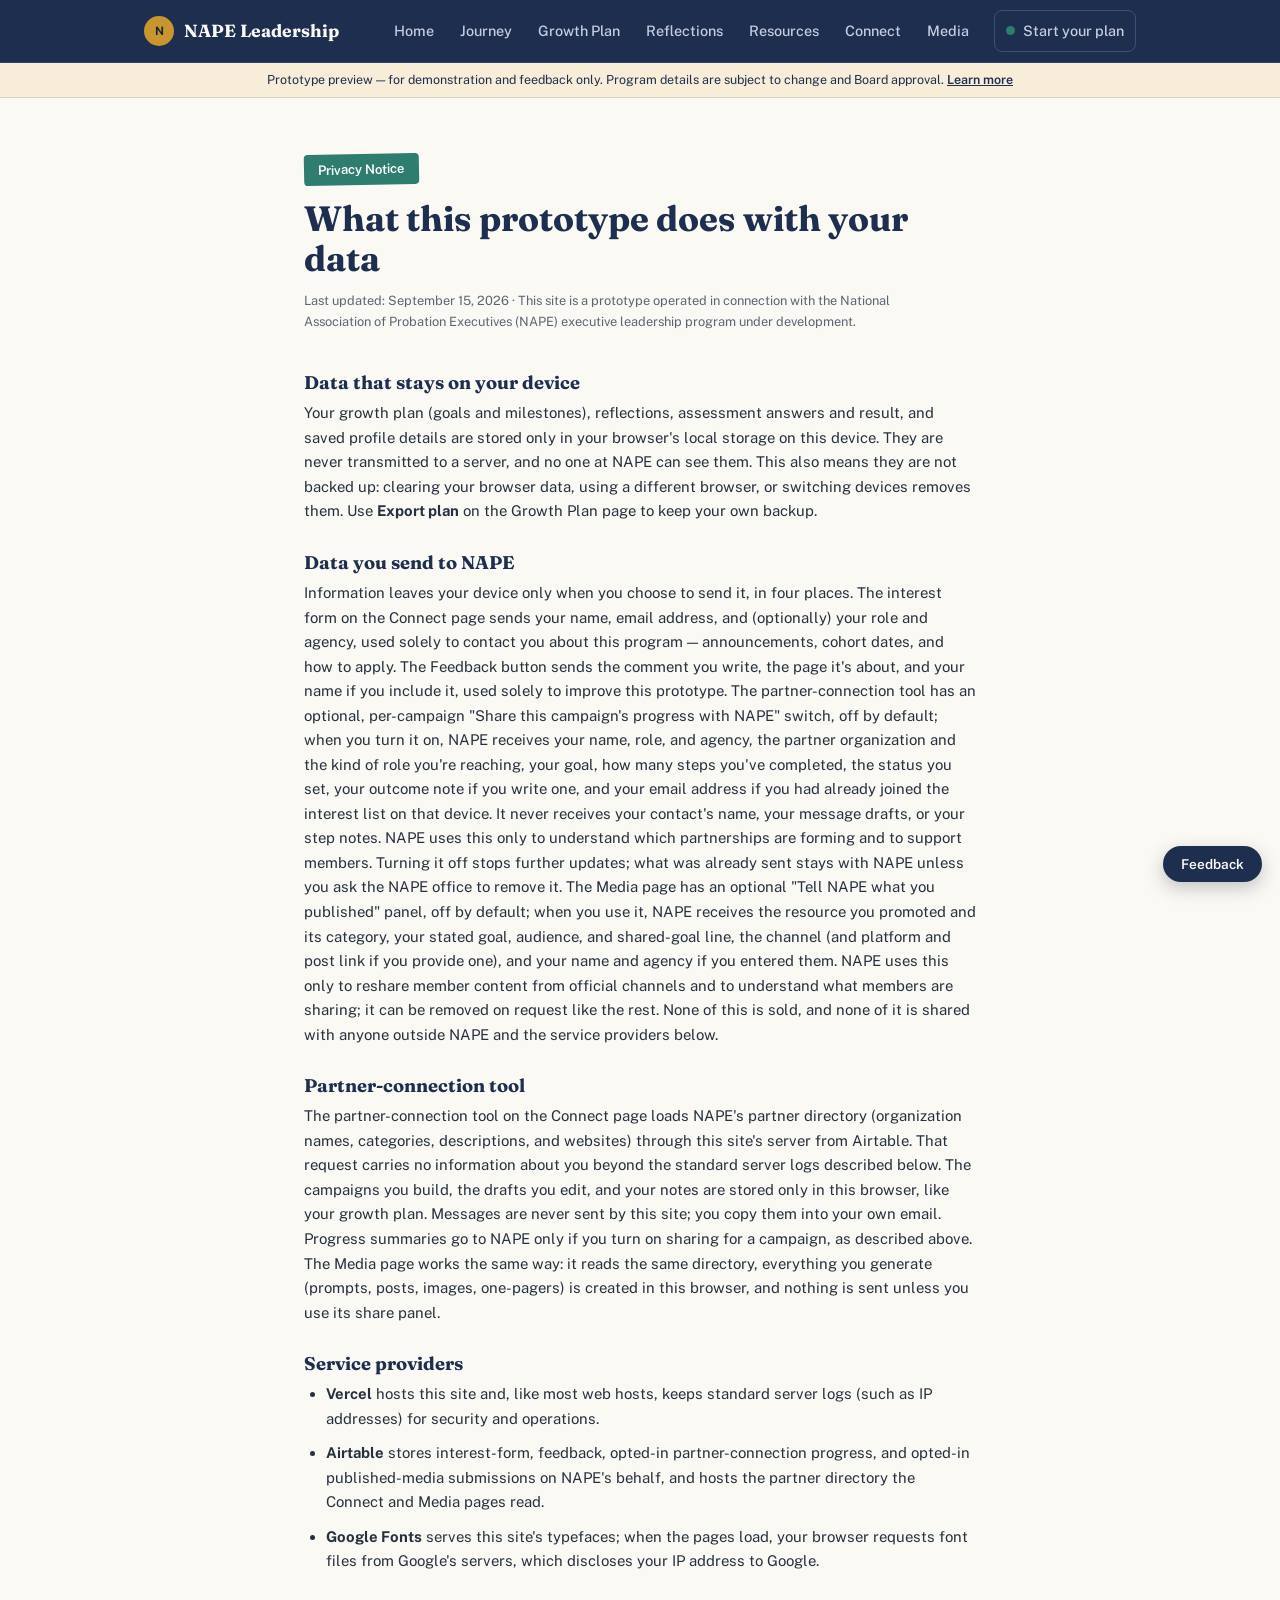
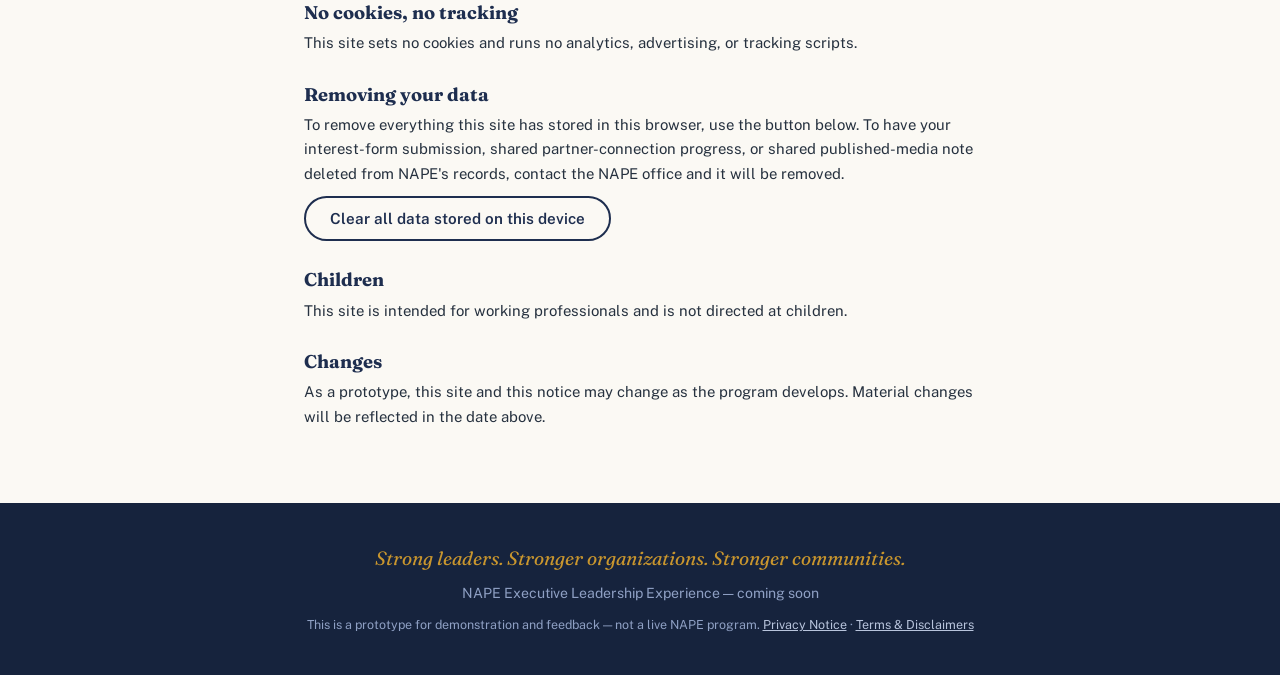
<file: privacy.html>
<!DOCTYPE html>
<html lang="en">
<head>
<meta charset="UTF-8">
<meta name="viewport" content="width=device-width, initial-scale=1.0">
<title>Privacy Notice — NAPE Leadership</title>
<meta name="description" content="What data this prototype collects, what stays on your device, and how to remove it.">
<meta name="theme-color" content="#1E2E4F">
<link rel="icon" type="image/svg+xml" href="assets/favicon.svg">
<link rel="preconnect" href="https://fonts.googleapis.com">
<link rel="preconnect" href="https://fonts.gstatic.com" crossorigin>
<link href="https://fonts.googleapis.com/css2?family=Fraunces:opsz,wght@9..144,400;9..144,600;9..144,700&family=Public+Sans:wght@400;500;600;700&display=swap" rel="stylesheet">
<link rel="stylesheet" href="assets/styles.css">
</head>
<body>

<nav class="site-nav" aria-label="Main">
  <div class="nav-inner">
    <a class="nav-brand" href="/"><span class="mark">N</span>NAPE Leadership</a>
    <button class="nav-toggle" aria-expanded="false" aria-controls="nav-links" aria-label="Open menu">
      <span></span><span></span><span></span>
    </button>
    <ul class="nav-links" id="nav-links">
      <li><a href="/">Home</a></li>
      <li><a href="/journey">Journey</a></li>
      <li><a href="/growth">Growth Plan</a></li>
      <li><a href="/reflections">Reflections</a></li>
      <li><a href="/resources">Resources</a></li>
      <li><a href="/connect">Connect</a></li>
      <li><a href="/media">Media</a></li>
      <li><a class="nav-progress" href="/growth"><span class="dot"></span><span data-progress>Start your plan</span></a></li>
    </ul>
  </div>
</nav>

<div class="proto-banner" role="note">Prototype preview — for demonstration and feedback only. Program details are subject to change and Board approval. <a href="/terms">Learn more</a></div>

<section style="padding-top:56px">
  <div class="wrap legal">
    <div class="section-head" style="text-align:left">
      <span class="banner-tag">Privacy Notice</span>
      <h2>What this prototype does with your data</h2>
      <p class="updated">Last updated: September 15, 2026 · This site is a prototype operated in connection with the National Association of Probation Executives (NAPE) executive leadership program under development.</p>
    </div>

    <h3>Data that stays on your device</h3>
    <p>Your growth plan (goals and milestones), reflections, assessment answers and result, and saved profile details are stored only in your browser's local storage on this device. They are never transmitted to a server, and no one at NAPE can see them. This also means they are not backed up: clearing your browser data, using a different browser, or switching devices removes them. Use <strong>Export plan</strong> on the Growth Plan page to keep your own backup.</p>

    <h3>Data you send to NAPE</h3>
    <p>Information leaves your device only when you choose to send it, in four places. The interest form on the Connect page sends your name, email address, and (optionally) your role and agency, used solely to contact you about this program — announcements, cohort dates, and how to apply. The Feedback button sends the comment you write, the page it's about, and your name if you include it, used solely to improve this prototype. The partner-connection tool has an optional, per-campaign "Share this campaign's progress with NAPE" switch, off by default; when you turn it on, NAPE receives your name, role, and agency, the partner organization and the kind of role you're reaching, your goal, how many steps you've completed, the status you set, your outcome note if you write one, and your email address if you had already joined the interest list on that device. It never receives your contact's name, your message drafts, or your step notes. NAPE uses this only to understand which partnerships are forming and to support members. Turning it off stops further updates; what was already sent stays with NAPE unless you ask the NAPE office to remove it. The Media page has an optional "Tell NAPE what you published" panel, off by default; when you use it, NAPE receives the resource you promoted and its category, your stated goal, audience, and shared-goal line, the channel (and platform and post link if you provide one), and your name and agency if you entered them. NAPE uses this only to reshare member content from official channels and to understand what members are sharing; it can be removed on request like the rest. None of this is sold, and none of it is shared with anyone outside NAPE and the service providers below.</p>

    <h3>Partner-connection tool</h3>
    <p>The partner-connection tool on the Connect page loads NAPE's partner directory (organization names, categories, descriptions, and websites) through this site's server from Airtable. That request carries no information about you beyond the standard server logs described below. The campaigns you build, the drafts you edit, and your notes are stored only in this browser, like your growth plan. Messages are never sent by this site; you copy them into your own email. Progress summaries go to NAPE only if you turn on sharing for a campaign, as described above. The Media page works the same way: it reads the same directory, everything you generate (prompts, posts, images, one-pagers) is created in this browser, and nothing is sent unless you use its share panel.</p>

    <h3>Service providers</h3>
    <ul>
      <li><strong>Vercel</strong> hosts this site and, like most web hosts, keeps standard server logs (such as IP addresses) for security and operations.</li>
      <li><strong>Airtable</strong> stores interest-form, feedback, opted-in partner-connection progress, and opted-in published-media submissions on NAPE's behalf, and hosts the partner directory the Connect and Media pages read.</li>
      <li><strong>Google Fonts</strong> serves this site's typefaces; when the pages load, your browser requests font files from Google's servers, which discloses your IP address to Google.</li>
    </ul>

    <h3>No cookies, no tracking</h3>
    <p>This site sets no cookies and runs no analytics, advertising, or tracking scripts.</p>

    <h3>Removing your data</h3>
    <p>To remove everything this site has stored in this browser, use the button below. To have your interest-form submission, shared partner-connection progress, or shared published-media note deleted from NAPE's records, contact the NAPE office and it will be removed.</p>
    <p><button class="btn btn-outline" id="clear-data">Clear all data stored on this device</button></p>

    <h3>Children</h3>
    <p>This site is intended for working professionals and is not directed at children.</p>

    <h3>Changes</h3>
    <p>As a prototype, this site and this notice may change as the program develops. Material changes will be reflected in the date above.</p>
  </div>
</section>

<footer>
  <div class="wrap">
    <p class="tagline">Strong leaders. Stronger organizations. Stronger communities.</p>
    <p>NAPE Executive Leadership Experience — coming soon</p>
    <p class="foot-legal">This is a prototype for demonstration and feedback — not a live NAPE program. <a href="/privacy">Privacy Notice</a> · <a href="/terms">Terms &amp; Disclaimers</a></p>
  </div>
</footer>

<script src="assets/app.js"></script>
<script>
document.getElementById("clear-data").addEventListener("click", ()=>{
  if(!confirm("Delete your growth plan, reflections, assessment result, and saved profile from this browser? This cannot be undone.")) return;
  Object.values(NAPE.KEYS).forEach(k => { try { localStorage.removeItem(k); } catch(e){} });
  napeToast("All locally stored data has been cleared.");
});
</script>
</body>
</html>
</file>
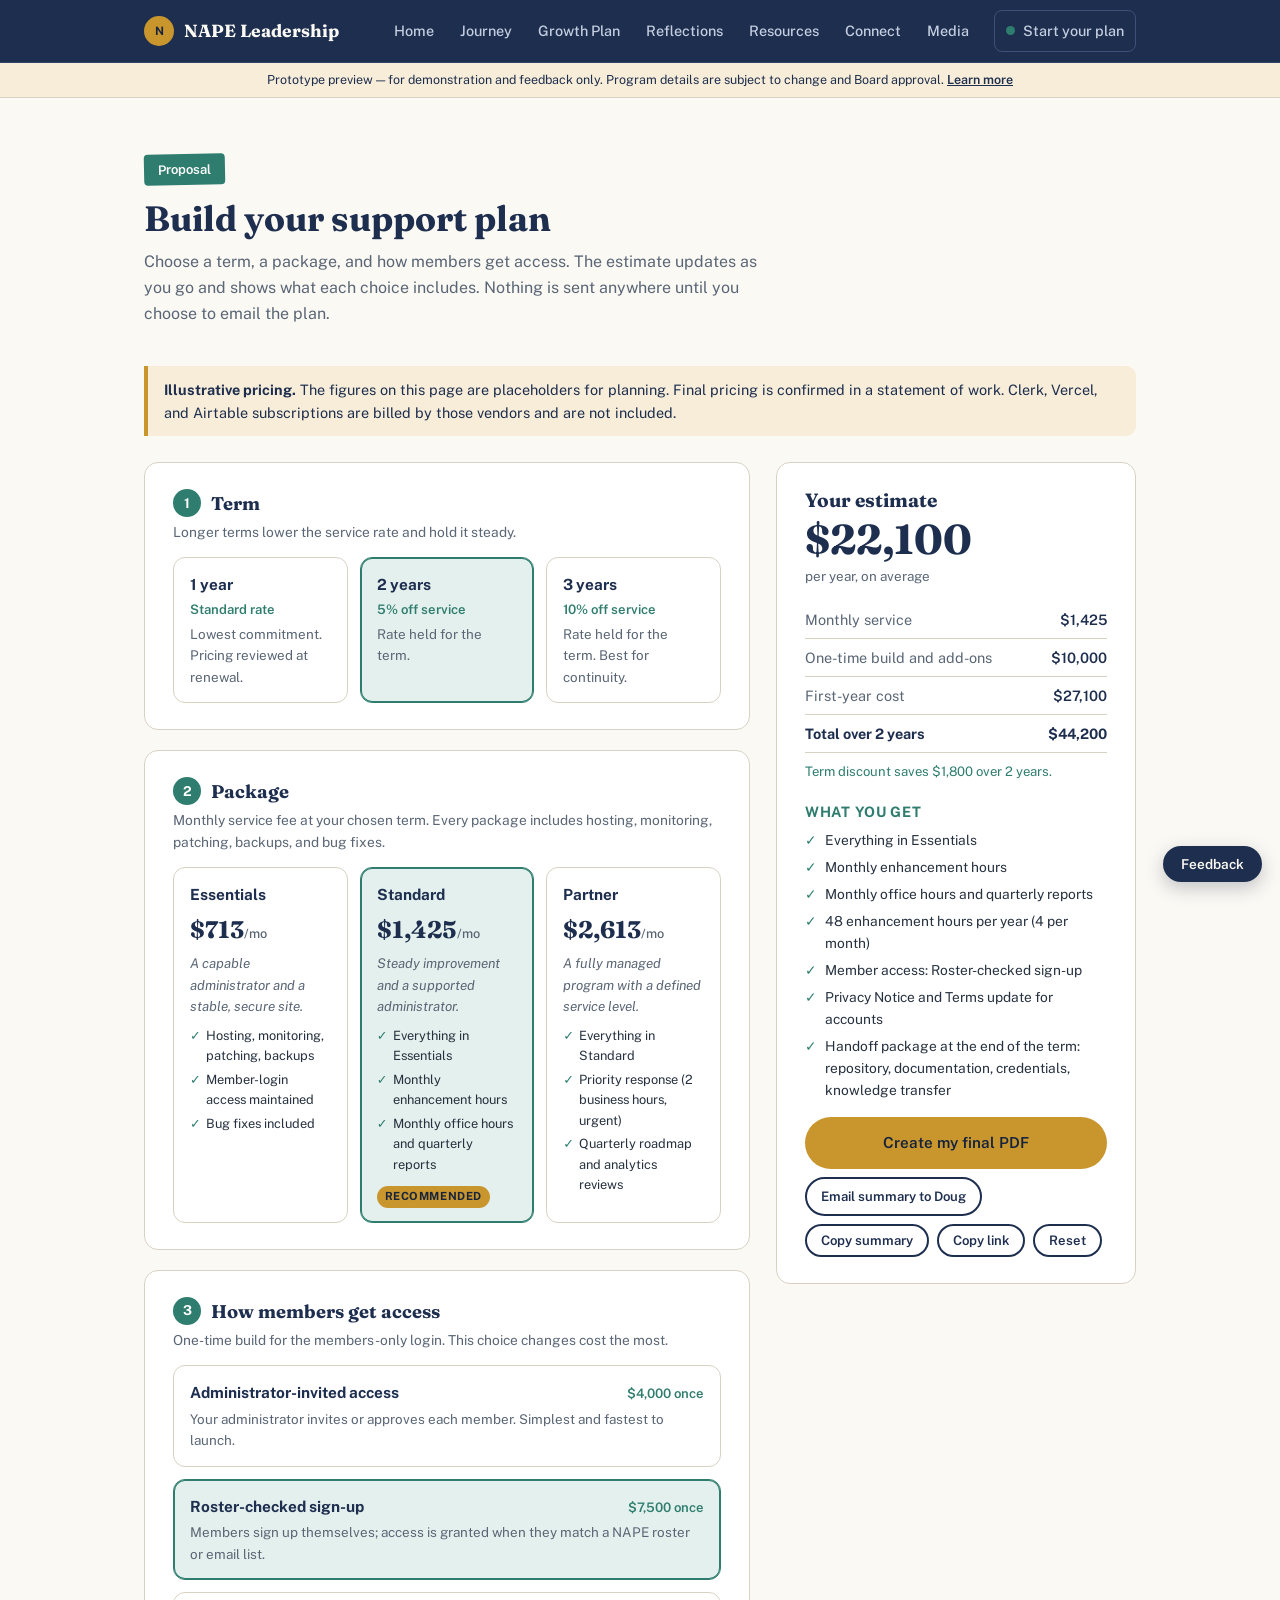
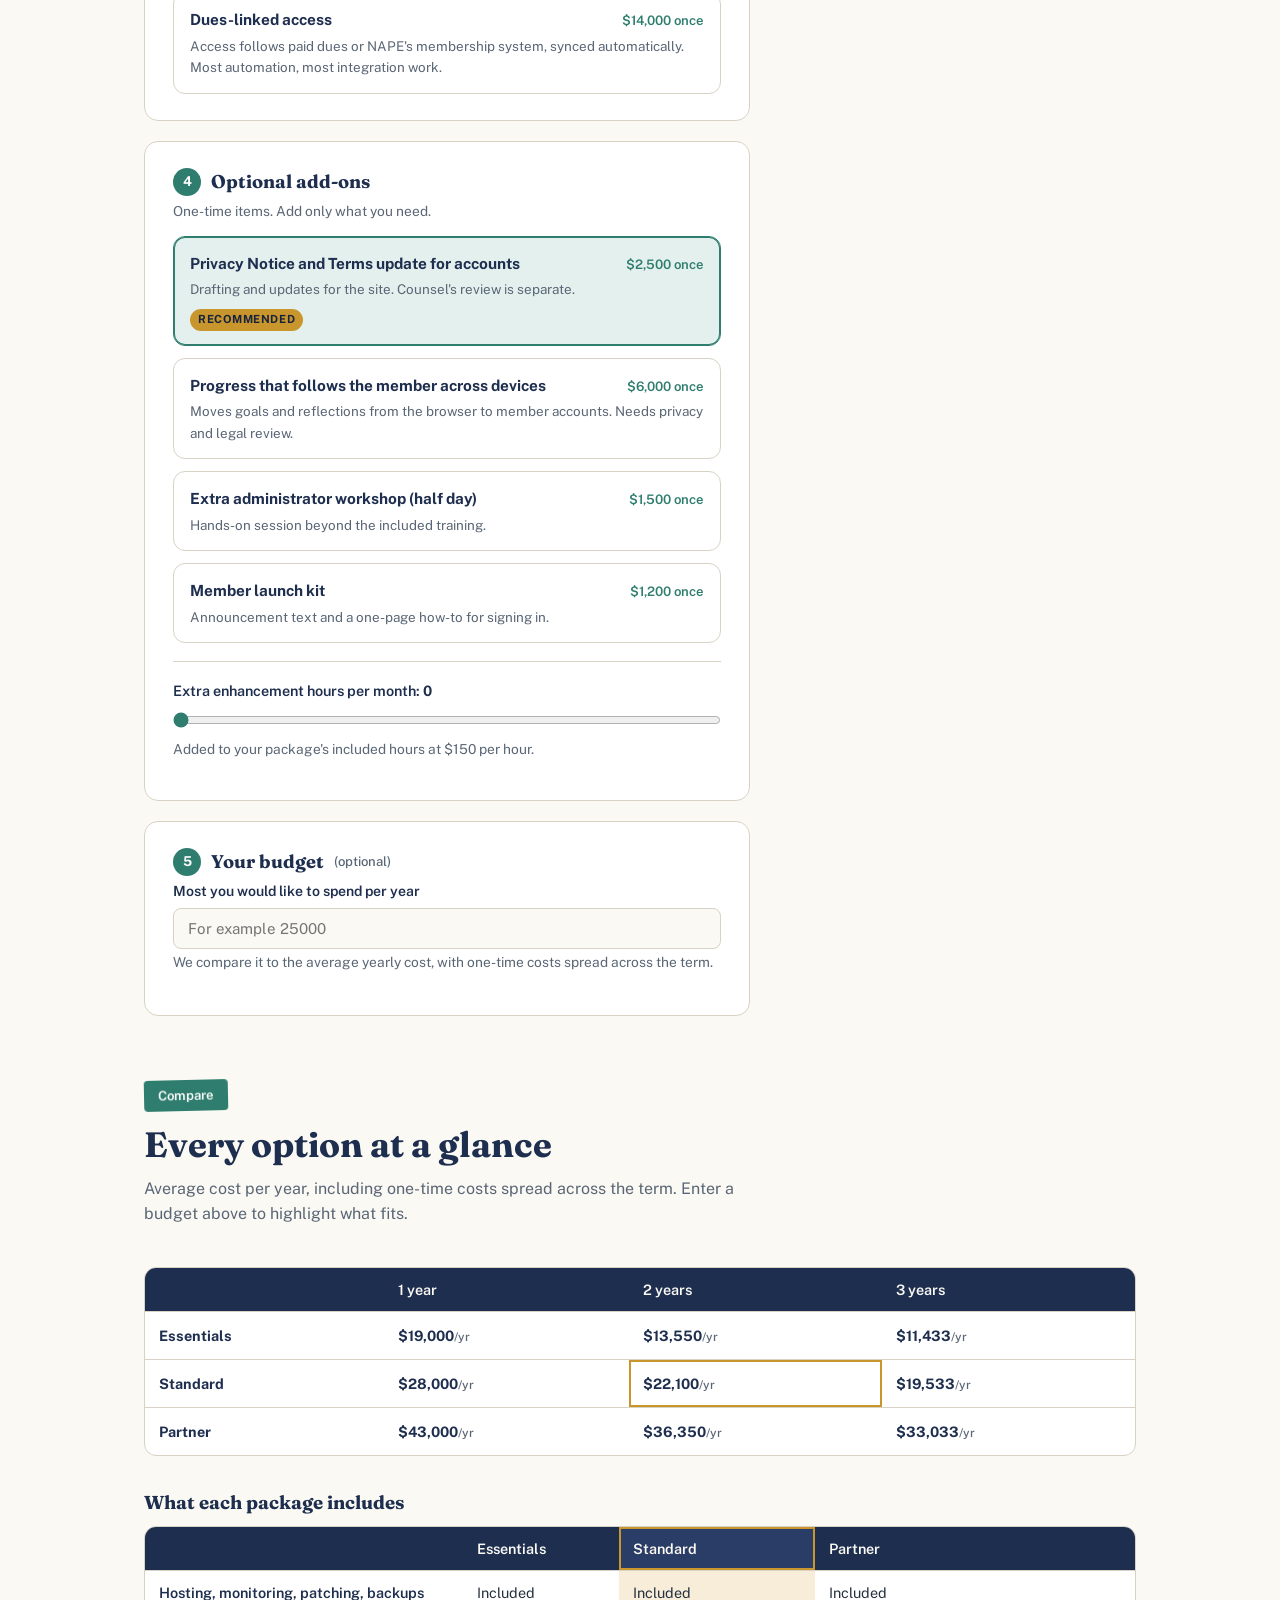
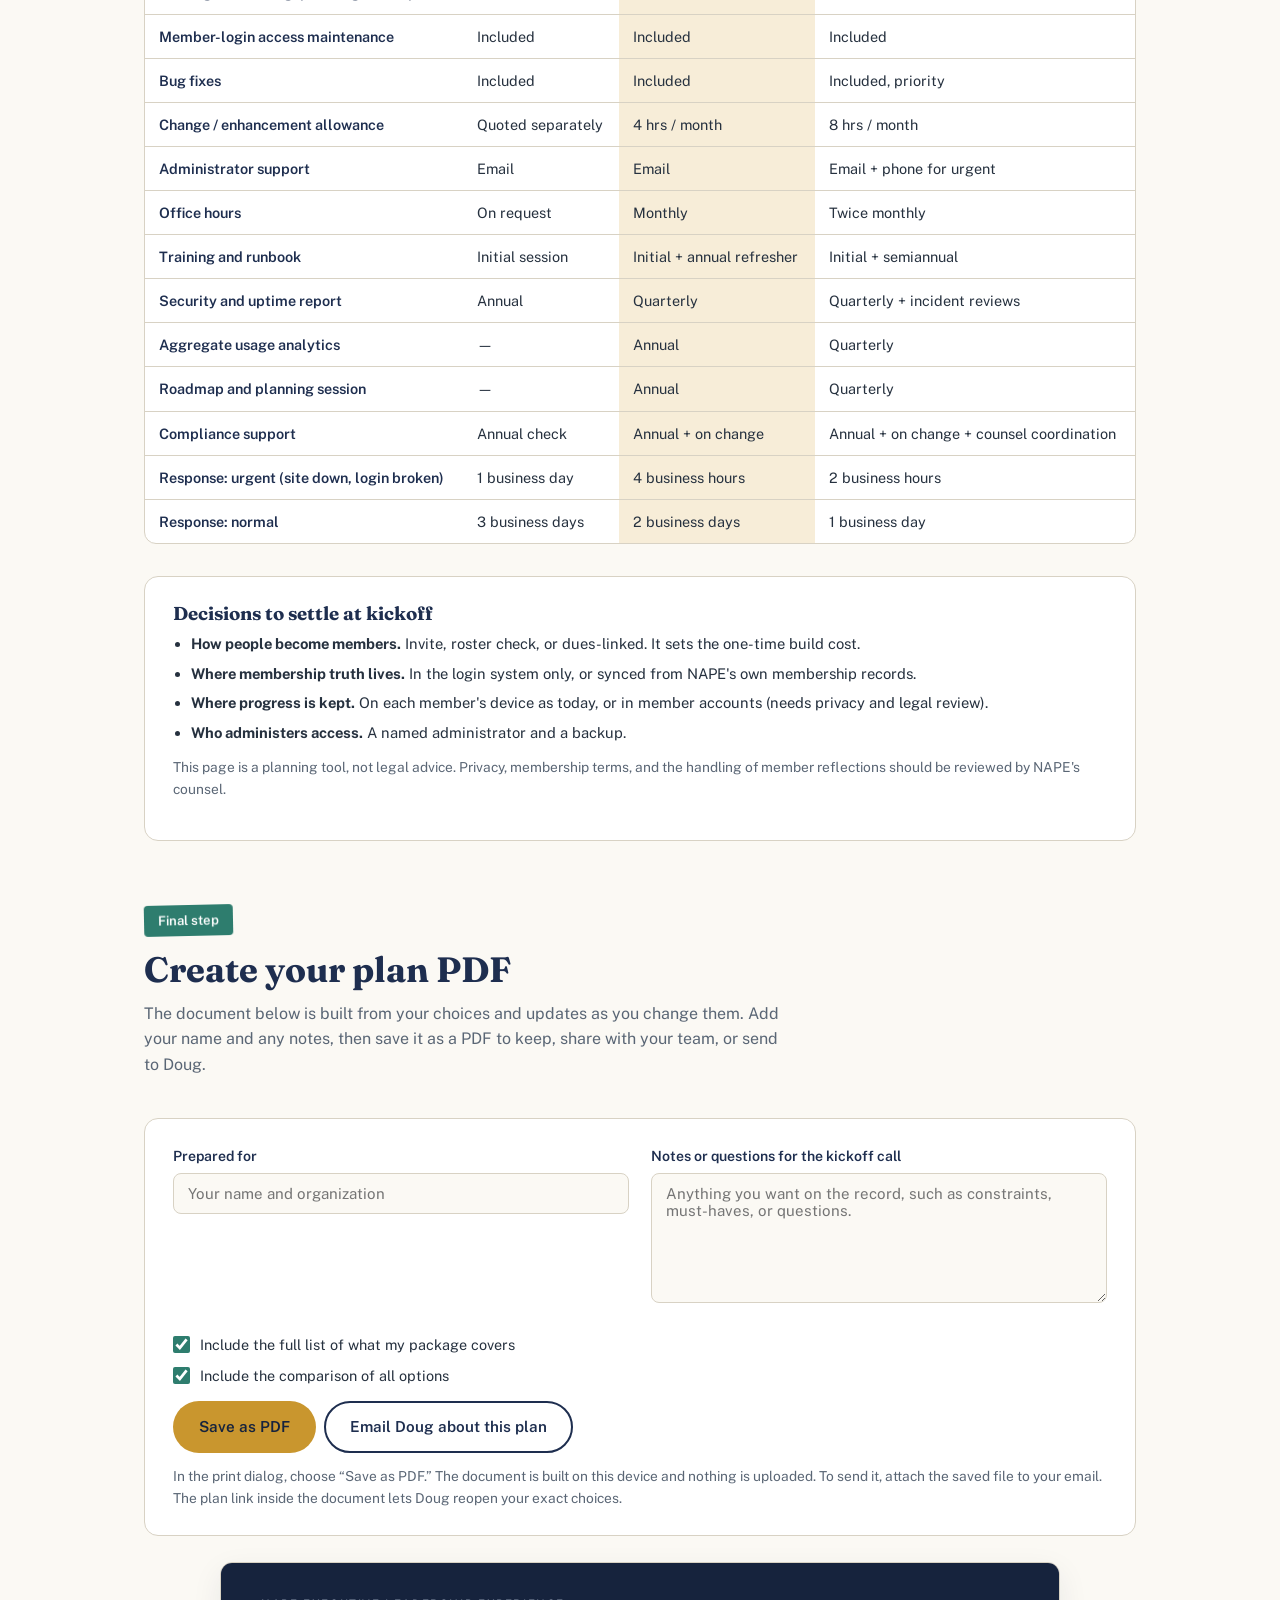
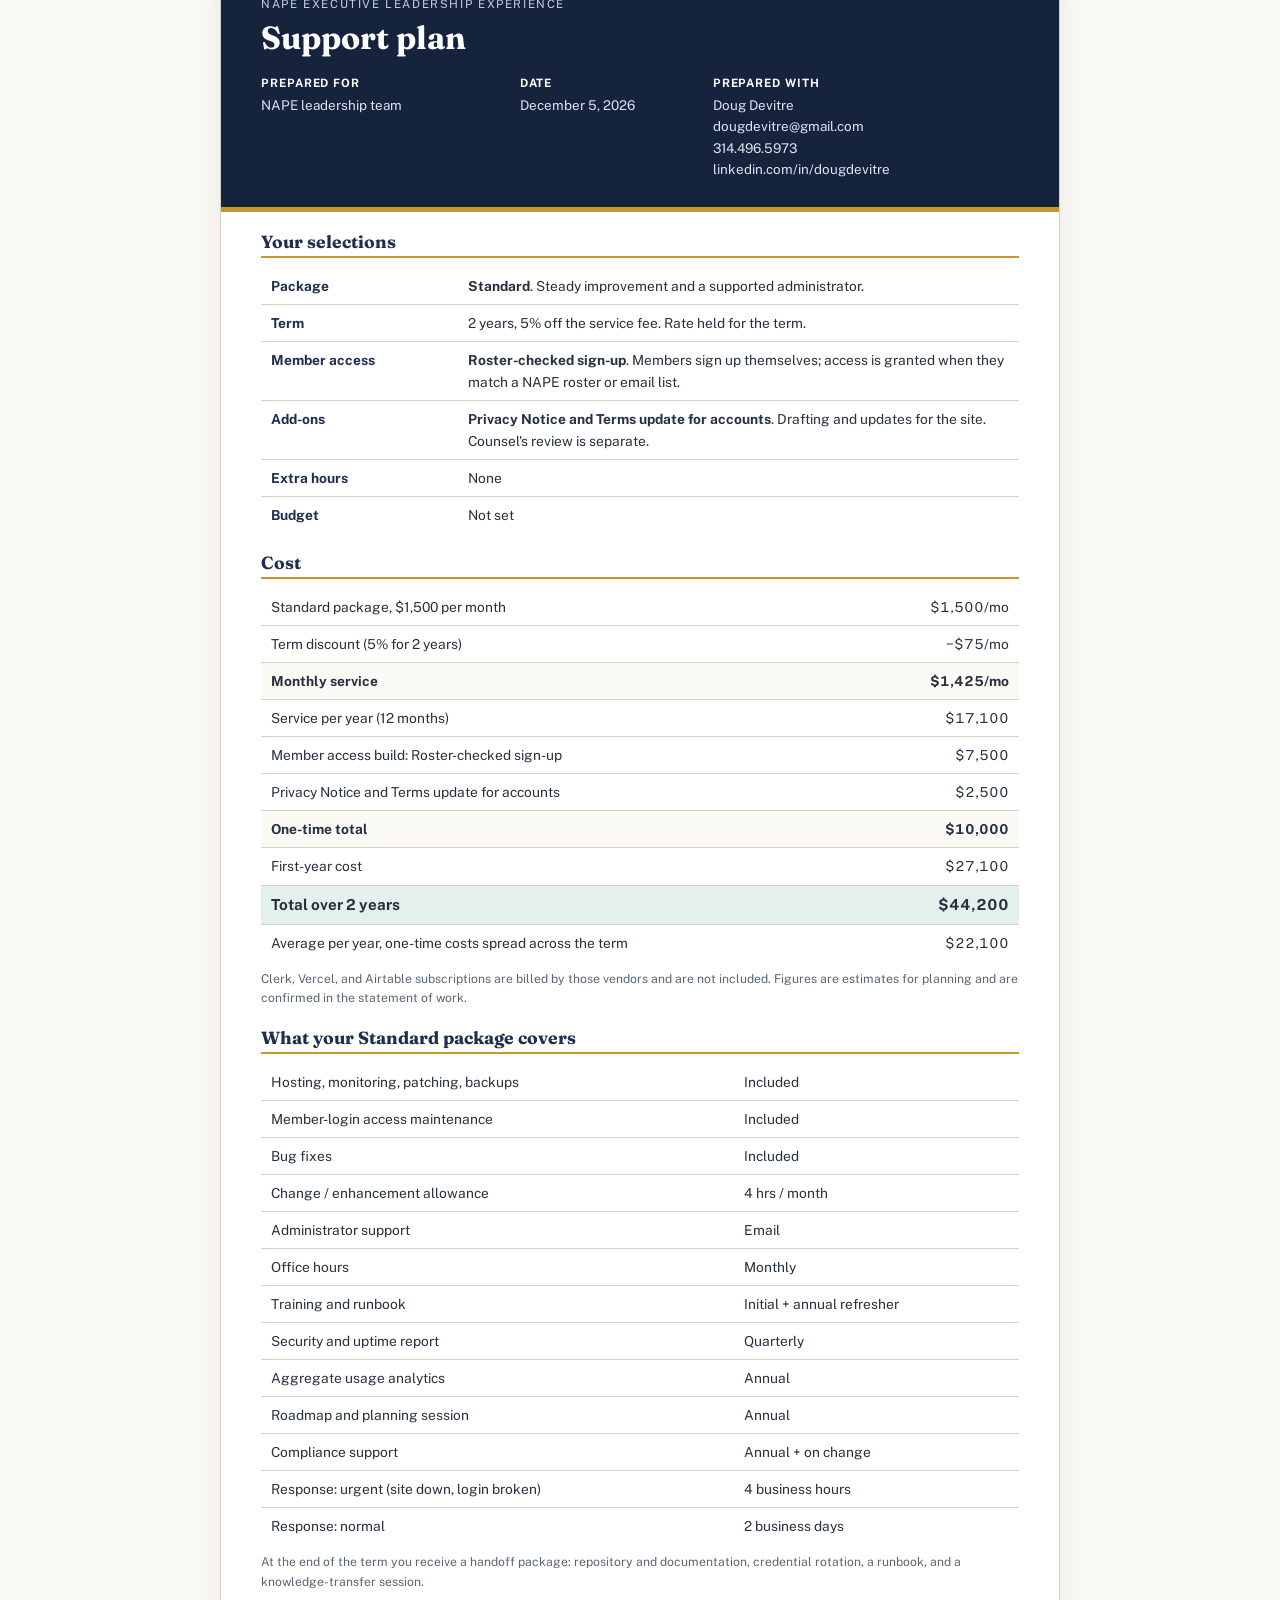
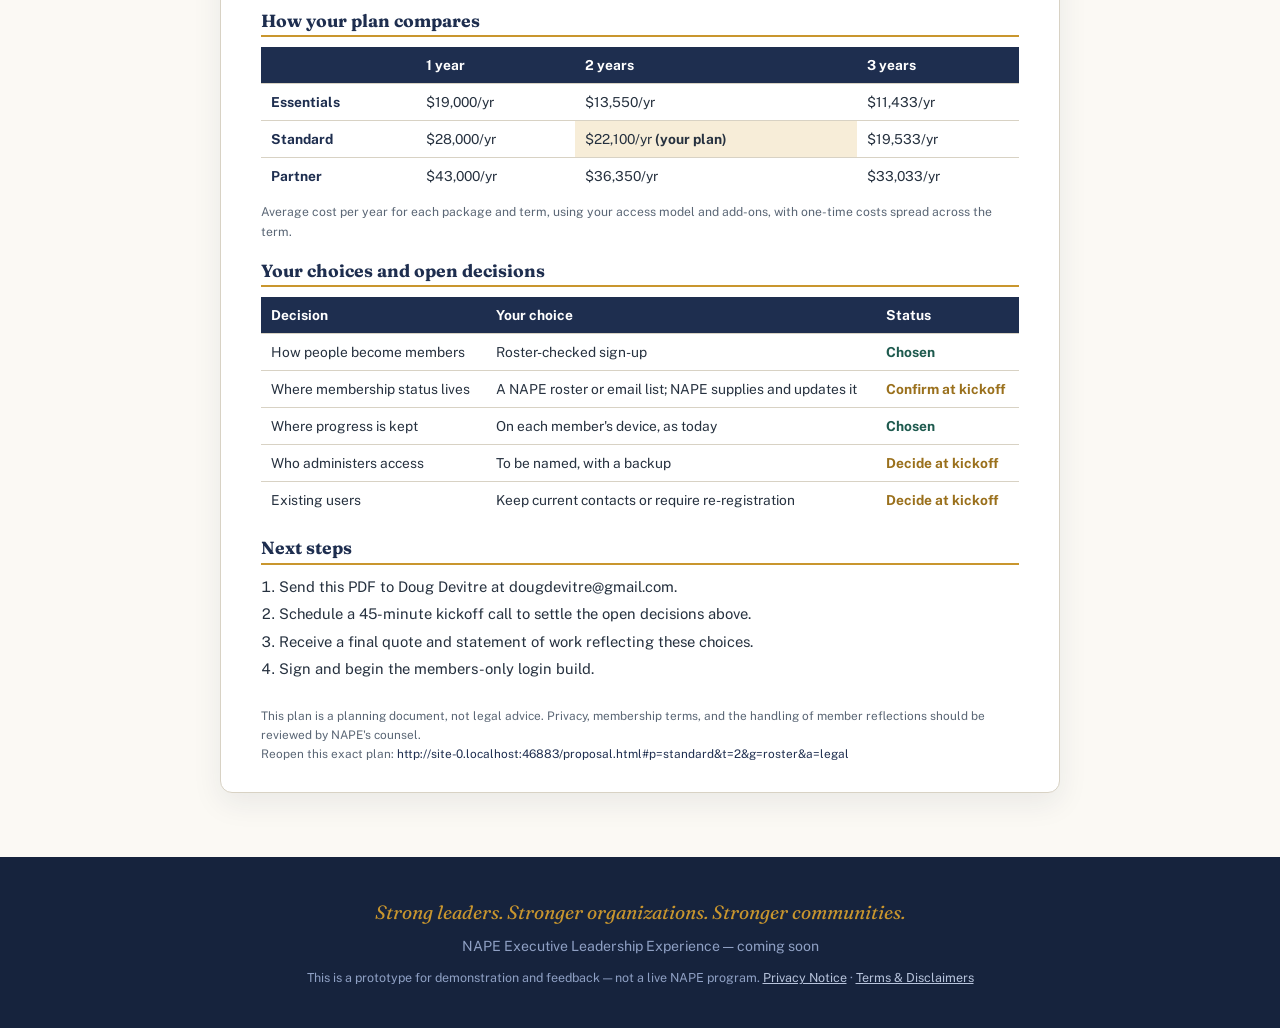
<file: proposal.html>
<!DOCTYPE html>
<html lang="en">
<head>
<meta charset="UTF-8">
<meta name="viewport" content="width=device-width, initial-scale=1.0">
<title>Proposal — NAPE Leadership</title>
<meta name="description" content="Build a hosting, maintenance, and administrator support plan for the NAPE Leadership platform and see what each option costs and includes.">
<meta name="robots" content="noindex">
<meta name="theme-color" content="#1E2E4F">
<meta property="og:site_name" content="NAPE Executive Leadership Experience">
<meta property="og:type" content="website">
<meta property="og:title" content="Proposal — NAPE Leadership">
<meta property="og:description" content="Build a hosting, maintenance, and administrator support plan for the NAPE Leadership platform and see what each option costs and includes.">
<link rel="icon" type="image/svg+xml" href="assets/favicon.svg">
<link rel="preconnect" href="https://fonts.googleapis.com">
<link rel="preconnect" href="https://fonts.gstatic.com" crossorigin>
<link href="https://fonts.googleapis.com/css2?family=Fraunces:opsz,wght@9..144,400;9..144,600;9..144,700&family=Public+Sans:wght@400;500;600;700&display=swap" rel="stylesheet">
<link rel="stylesheet" href="assets/styles.css">
<style>@media print { @page { size: letter; margin: 0.5in; } }</style>
</head>
<body>

<nav class="site-nav" aria-label="Main">
  <div class="nav-inner">
    <a class="nav-brand" href="/"><span class="mark">N</span>NAPE Leadership</a>
    <button class="nav-toggle" aria-expanded="false" aria-controls="nav-links" aria-label="Open menu">
      <span></span><span></span><span></span>
    </button>
    <ul class="nav-links" id="nav-links">
      <li><a href="/">Home</a></li>
      <li><a href="/journey">Journey</a></li>
      <li><a href="/growth">Growth Plan</a></li>
      <li><a href="/reflections">Reflections</a></li>
      <li><a href="/resources">Resources</a></li>
      <li><a href="/connect">Connect</a></li>
      <li><a href="/media">Media</a></li>
      <li><a class="nav-progress" href="/growth"><span class="dot"></span><span data-progress>Start your plan</span></a></li>
    </ul>
  </div>
</nav>

<div class="proto-banner" role="note">Prototype preview — for demonstration and feedback only. Program details are subject to change and Board approval. <a href="/terms">Learn more</a></div>

<section id="pr-main" style="padding-top:56px">
  <div class="wrap">
    <div class="section-head">
      <span class="banner-tag">Proposal</span>
      <h2>Build your support plan</h2>
      <p>Choose a term, a package, and how members get access. The estimate updates as you go and shows what each choice includes. Nothing is sent anywhere until you choose to email the plan.</p>
    </div>

    <div class="pr-notice" id="pr-illustrative" role="note"><b>Illustrative pricing.</b> The figures on this page are placeholders for planning. Final pricing is confirmed in a statement of work. Clerk, Vercel, and Airtable subscriptions are billed by those vendors and are not included.</div>

    <div class="pr-layout">
      <form id="pr-form" class="pr-steps" autocomplete="off">

        <div class="card pr-step">
          <h3><span class="pr-num">1</span> Term</h3>
          <p class="pr-help">Longer terms lower the service rate and hold it steady.</p>
          <div class="opt-grid three" id="pr-terms" role="radiogroup" aria-label="Term"></div>
        </div>

        <div class="card pr-step">
          <h3><span class="pr-num">2</span> Package</h3>
          <p class="pr-help">Monthly service fee at your chosen term. Every package includes hosting, monitoring, patching, backups, and bug fixes.</p>
          <div class="opt-grid three" id="pr-packages" role="radiogroup" aria-label="Package"></div>
        </div>

        <div class="card pr-step">
          <h3><span class="pr-num">3</span> How members get access</h3>
          <p class="pr-help">One-time build for the members-only login. This choice changes cost the most.</p>
          <div class="opt-grid" id="pr-gating" role="radiogroup" aria-label="Member access model"></div>
        </div>

        <div class="card pr-step">
          <h3><span class="pr-num">4</span> Optional add-ons</h3>
          <p class="pr-help">One-time items. Add only what you need.</p>
          <div class="opt-grid" id="pr-addons"></div>
          <div class="pr-hours">
            <label for="pr-hours">Extra enhancement hours per month: <b id="pr-hours-out">0</b></label>
            <input type="range" id="pr-hours" min="0" max="20" step="1" value="0" aria-describedby="pr-hours-help">
            <p class="pr-help" id="pr-hours-help">Added to your package's included hours at <span id="pr-hours-rate"></span> per hour.</p>
          </div>
        </div>

        <div class="card pr-step">
          <h3><span class="pr-num">5</span> Your budget <span class="pr-opt">(optional)</span></h3>
          <div class="form-field">
            <label for="pr-budget">Most you would like to spend per year</label>
            <input type="number" id="pr-budget" inputmode="numeric" min="0" step="500" placeholder="For example 25000" aria-describedby="pr-budget-help">
            <p class="pr-help" id="pr-budget-help">We compare it to the average yearly cost, with one-time costs spread across the term.</p>
          </div>
        </div>
      </form>

      <aside class="pr-summary card" aria-labelledby="pr-sum-h">
        <h3 id="pr-sum-h">Your estimate</h3>
        <div class="pr-big"><span id="pr-annual">$0</span><small>per year, on average</small></div>
        <div id="pr-budget-status" class="bud" hidden aria-live="polite"></div>
        <dl class="pr-lines">
          <div><dt>Monthly service</dt><dd id="pr-monthly">$0</dd></div>
          <div><dt>One-time build and add-ons</dt><dd id="pr-onetime">$0</dd></div>
          <div><dt>First-year cost</dt><dd id="pr-first">$0</dd></div>
          <div class="strong"><dt id="pr-total-label">Total</dt><dd id="pr-total">$0</dd></div>
        </dl>
        <p class="pr-savings" id="pr-savings"></p>
        <h4>What you get</h4>
        <ul class="pr-gets" id="pr-gets"></ul>
        <div class="pr-actions no-print">
          <a class="btn btn-gold" id="pr-to-final" href="#pr-final">Create my final PDF</a>
          <a class="btn btn-outline btn-small" id="pr-mailto" href="#">Email summary to Doug</a>
          <button type="button" class="btn btn-outline btn-small" id="pr-copy">Copy summary</button>
          <button type="button" class="btn btn-outline btn-small" id="pr-link">Copy link</button>
          <button type="button" class="btn btn-outline btn-small" id="pr-reset">Reset</button>
        </div>
        <p class="sr-only" id="pr-live" aria-live="polite"></p>
      </aside>
    </div>
  </div>
</section>

<section id="pr-compare" style="padding-top:0">
  <div class="wrap">
    <div class="section-head">
      <span class="banner-tag">Compare</span>
      <h2>Every option at a glance</h2>
      <p id="pr-matrix-note"></p>
    </div>
    <div class="pr-table-wrap"><table class="pr-table" id="pr-matrix"></table></div>

    <h3 style="margin:36px 0 12px">What each package includes</h3>
    <div class="pr-table-wrap"><table class="pr-table pr-feat" id="pr-features"></table></div>

    <div class="card" style="margin-top:32px">
      <h3 style="margin-bottom:8px">Decisions to settle at kickoff</h3>
      <ul class="pr-decisions">
        <li><b>How people become members.</b> Invite, roster check, or dues-linked. It sets the one-time build cost.</li>
        <li><b>Where membership truth lives.</b> In the login system only, or synced from NAPE's own membership records.</li>
        <li><b>Where progress is kept.</b> On each member's device as today, or in member accounts (needs privacy and legal review).</li>
        <li><b>Who administers access.</b> A named administrator and a backup.</li>
      </ul>
      <p class="pr-help" style="margin-top:12px">This page is a planning tool, not legal advice. Privacy, membership terms, and the handling of member reflections should be reviewed by NAPE's counsel.</p>
    </div>
  </div>
</section>

<section id="pr-final" style="padding-top:0">
  <div class="wrap">
    <div class="section-head no-print">
      <span class="banner-tag">Final step</span>
      <h2>Create your plan PDF</h2>
      <p>The document below is built from your choices and updates as you change them. Add your name and any notes, then save it as a PDF to keep, share with your team, or send to Doug.</p>
    </div>

    <form class="card pr-final-tools no-print" id="pr-doc-form" autocomplete="off">
      <div class="grid-2">
        <div class="form-field">
          <label for="pr-who">Prepared for</label>
          <input type="text" id="pr-who" maxlength="120" placeholder="Your name and organization">
        </div>
        <div class="form-field">
          <label for="pr-notes">Notes or questions for the kickoff call</label>
          <textarea id="pr-notes" rows="3" maxlength="1500" placeholder="Anything you want on the record, such as constraints, must-haves, or questions."></textarea>
        </div>
      </div>
      <div class="pr-checks">
        <label><input type="checkbox" id="pr-inc-features" checked> Include the full list of what my package covers</label>
        <label><input type="checkbox" id="pr-inc-compare" checked> Include the comparison of all options</label>
      </div>
      <div class="pr-actions">
        <button type="button" class="btn btn-gold" id="pr-save">Save as PDF</button>
        <a class="btn btn-outline" id="pr-mailto2" href="#">Email Doug about this plan</a>
      </div>
      <p class="pr-help" style="margin:12px 0 0">In the print dialog, choose &ldquo;Save as PDF.&rdquo; The document is built on this device and nothing is uploaded. To send it, attach the saved file to your email. The plan link inside the document lets Doug reopen your exact choices.</p>
      <p class="sr-only" id="pr-doc-live" aria-live="polite"></p>
    </form>

    <article class="pr-paper" id="pr-doc" aria-label="Preview of your plan document"></article>
  </div>
</section>

<footer>
  <div class="wrap">
    <p class="tagline">Strong leaders. Stronger organizations. Stronger communities.</p>
    <p>NAPE Executive Leadership Experience — coming soon</p>
    <p class="foot-legal">This is a prototype for demonstration and feedback — not a live NAPE program. <a href="/privacy">Privacy Notice</a> · <a href="/terms">Terms &amp; Disclaimers</a></p>
  </div>
</footer>

<script src="assets/app.js"></script>
<script src="assets/proposal.js"></script>
</body>
</html>
</file>
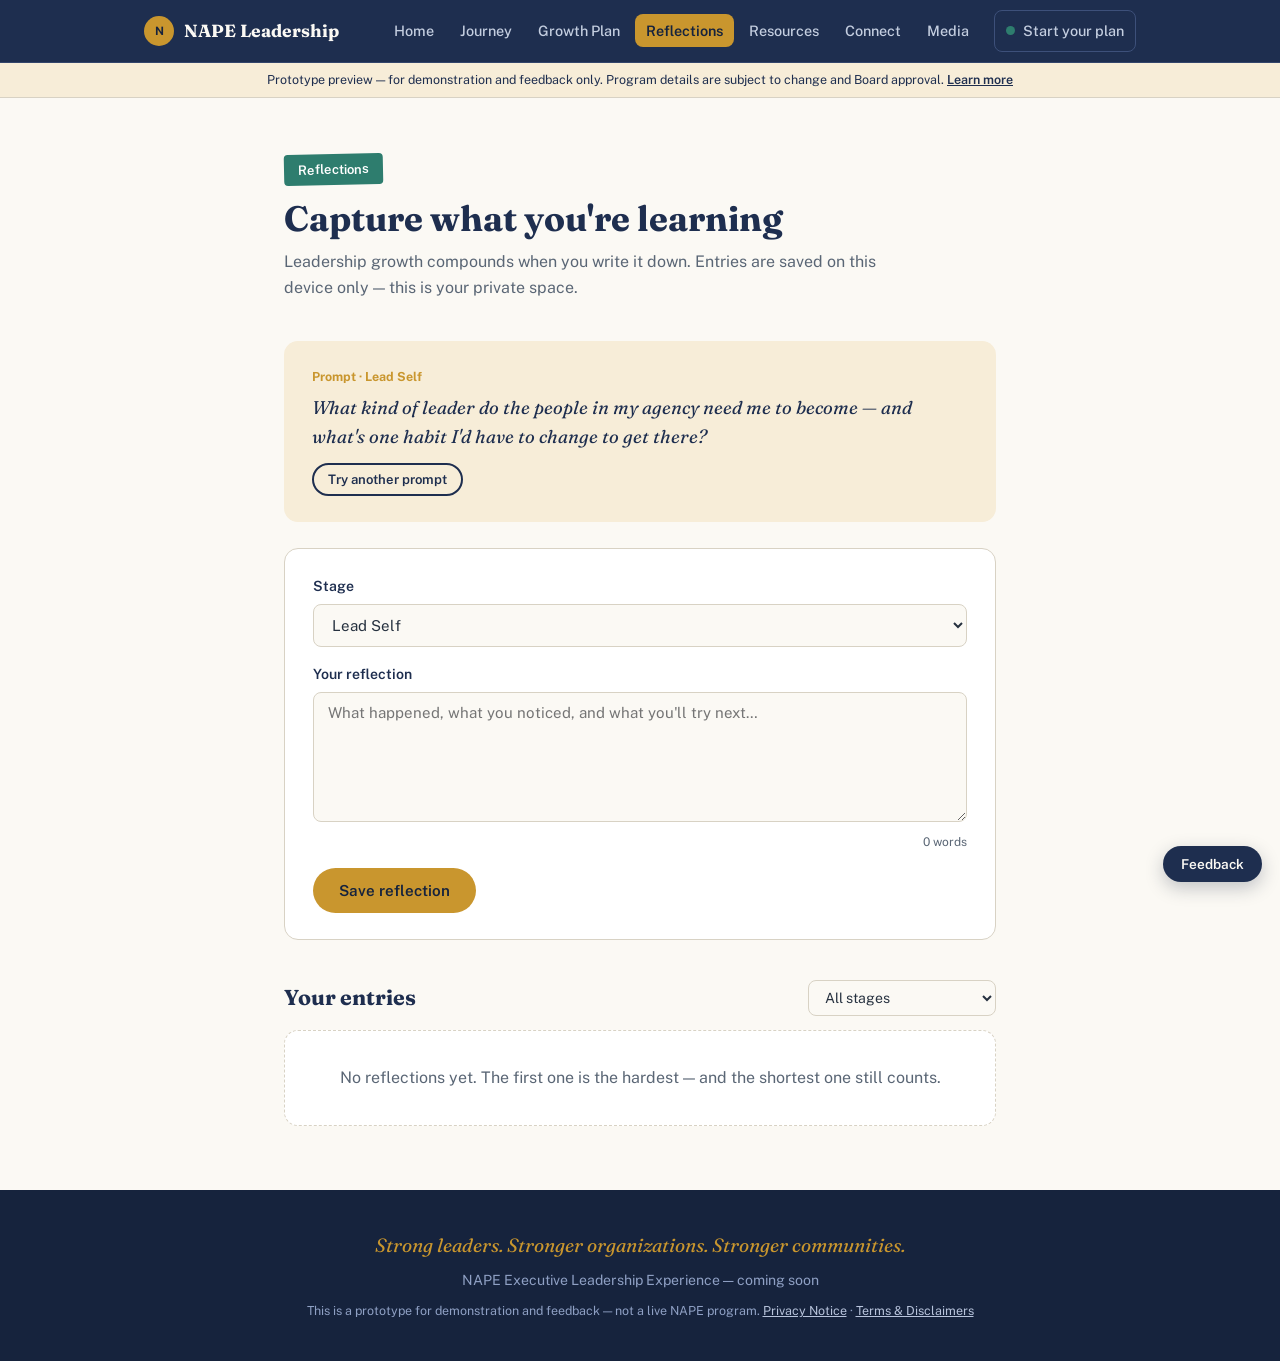
<file: reflections.html>
<!DOCTYPE html>
<html lang="en">
<head>
<meta charset="UTF-8">
<meta name="viewport" content="width=device-width, initial-scale=1.0">
<title>Reflections — NAPE Leadership</title>
<meta name="description" content="A private, guided leadership journal with reflection prompts for every stage of the journey.">
<meta name="theme-color" content="#1E2E4F">
<meta property="og:site_name" content="NAPE Executive Leadership Experience">
<meta property="og:type" content="website">
<meta property="og:title" content="Reflections — NAPE Leadership">
<meta property="og:description" content="A private, guided leadership journal with reflection prompts for every stage of the journey.">
<link rel="icon" type="image/svg+xml" href="assets/favicon.svg">
<link rel="preconnect" href="https://fonts.googleapis.com">
<link rel="preconnect" href="https://fonts.gstatic.com" crossorigin>
<link href="https://fonts.googleapis.com/css2?family=Fraunces:opsz,wght@9..144,400;9..144,600;9..144,700&family=Public+Sans:wght@400;500;600;700&display=swap" rel="stylesheet">
<link rel="stylesheet" href="assets/styles.css">
</head>
<body>

<nav class="site-nav" aria-label="Main">
  <div class="nav-inner">
    <a class="nav-brand" href="/"><span class="mark">N</span>NAPE Leadership</a>
    <button class="nav-toggle" aria-expanded="false" aria-controls="nav-links" aria-label="Open menu">
      <span></span><span></span><span></span>
    </button>
    <ul class="nav-links" id="nav-links">
      <li><a href="/">Home</a></li>
      <li><a href="/journey">Journey</a></li>
      <li><a href="/growth">Growth Plan</a></li>
      <li><a href="/reflections" class="active" aria-current="page">Reflections</a></li>
      <li><a href="/resources">Resources</a></li>
      <li><a href="/connect">Connect</a></li>
      <li><a href="/media">Media</a></li>
      <li><a class="nav-progress" href="/growth"><span class="dot"></span><span data-progress>Start your plan</span></a></li>
    </ul>
  </div>
</nav>

<div class="proto-banner" role="note">Prototype preview — for demonstration and feedback only. Program details are subject to change and Board approval. <a href="/terms">Learn more</a></div>

<section style="padding-top:56px">
  <div class="wrap" style="max-width:760px">
    <div class="section-head">
      <span class="banner-tag">Reflections</span>
      <h2>Capture what you're learning</h2>
      <p>Leadership growth compounds when you write it down. Entries are saved on this device only — this is your private space.</p>
    </div>

    <div class="prompt-card">
      <p class="p-label" id="p-label">Prompt · Lead Self</p>
      <p class="p-text" id="p-text"></p>
      <div style="margin-top:12px;display:flex;gap:10px;flex-wrap:wrap">
        <button class="btn btn-outline btn-small" id="btn-next-prompt">Try another prompt</button>
      </div>
    </div>

    <div class="card">
      <div class="form-field">
        <label for="r-stage">Stage</label>
        <select id="r-stage">
          <option value="self">Lead Self</option>
          <option value="others">Lead Others</option>
          <option value="org">Lead the Organization</option>
        </select>
      </div>
      <div class="form-field">
        <label for="r-text">Your reflection</label>
        <textarea id="r-text" placeholder="What happened, what you noticed, and what you'll try next…"></textarea>
        <p class="wc" id="r-wc">0 words</p>
      </div>
      <div style="display:flex;gap:10px;flex-wrap:wrap;align-items:center">
        <button class="btn btn-gold" id="r-save">Save reflection</button>
        <button class="btn btn-outline btn-small" id="r-cancel" style="display:none">Cancel edit</button>
      </div>
    </div>

    <div style="margin-top:40px">
      <div class="filter-row">
        <h2 style="font-size:1.35rem;margin:0;flex:1">Your entries</h2>
        <select id="e-filter" aria-label="Filter entries by stage">
          <option value="all">All stages</option>
          <option value="self">Lead Self</option>
          <option value="others">Lead Others</option>
          <option value="org">Lead the Organization</option>
        </select>
      </div>
      <p class="stats-line" id="e-stats"></p>
      <div id="entries"></div>
    </div>
  </div>
</section>

<footer>
  <div class="wrap">
    <p class="tagline">Strong leaders. Stronger organizations. Stronger communities.</p>
    <p>NAPE Executive Leadership Experience — coming soon</p>
    <p class="foot-legal">This is a prototype for demonstration and feedback — not a live NAPE program. <a href="/privacy">Privacy Notice</a> · <a href="/terms">Terms &amp; Disclaimers</a></p>
  </div>
</footer>

<script src="assets/app.js"></script>
<script>
const PROMPTS = {
  self: [
    NAPE_STAGES.self.reflect,
    "When did I feel most like myself as a leader this week — and what created that?",
    "What am I avoiding right now, and what would courage look like?",
    "Which of my strengths, overused, becomes a liability?"
  ],
  others: [
    NAPE_STAGES.others.reflect,
    "When did I last change my mind because of something a team member said?",
    "Whose potential am I underestimating — and what would betting on them look like?",
    "What did my team learn from how I handled the last hard moment?"
  ],
  org: [
    NAPE_STAGES.org.reflect,
    "What is my agency known for today — and what do I want it known for in three years?",
    "Which decision am I holding that should belong to someone else?",
    "What outside perspective have I not sought that could change my strategy?"
  ]
};

const params = new URLSearchParams(location.search);
let curStage = params.get("stage") || NAPE.get(NAPE.KEYS.STAGE, "self");
if(typeof curStage !== "string" || !Object.hasOwn(PROMPTS, curStage)) curStage = "self";
let pIdx = 0;
let editingId = null;
let entryFilter = "all";

const stageSel = document.getElementById("r-stage");
const textEl = document.getElementById("r-text");
const saveBtn = document.getElementById("r-save");
const cancelBtn = document.getElementById("r-cancel");
stageSel.value = curStage;

function showPrompt(){
  document.getElementById("p-label").textContent = "Prompt · " + NAPE_STAGES[curStage].name;
  document.getElementById("p-text").textContent = PROMPTS[curStage][pIdx % PROMPTS[curStage].length];
}
document.getElementById("btn-next-prompt").addEventListener("click",()=>{ pIdx++; showPrompt(); });
stageSel.addEventListener("change",()=>{ curStage = stageSel.value; pIdx = 0; showPrompt(); });
showPrompt();

textEl.addEventListener("input",()=>{
  const words = textEl.value.trim() ? textEl.value.trim().split(/\s+/).length : 0;
  document.getElementById("r-wc").textContent = words + " word" + (words===1?"":"s");
});

function loadEntries(){ return NAPE.get(NAPE.KEYS.REFLECTIONS, []); }

function renderStats(){
  const entries = loadEntries();
  const el = document.getElementById("e-stats");
  if(!entries.length){ el.textContent = ""; return; }
  const last = Math.max(...entries.map(e=>e.at||0));
  const month = new Date().getMonth(), year = new Date().getFullYear();
  const thisMonth = entries.filter(e=>{ const d=new Date(e.at); return d.getMonth()===month && d.getFullYear()===year; }).length;
  el.textContent = entries.length + " total · " + thisMonth + " this month · last entry " + napeDate(last);
}

function renderEntries(){
  renderStats();
  const all = loadEntries();
  const entries = entryFilter==="all" ? all : all.filter(e=>e.stage===entryFilter);
  const el = document.getElementById("entries");
  if(!entries.length){
    el.innerHTML = `<div class="empty-note">${all.length ? "No entries for this stage yet." : "No reflections yet. The first one is the hardest — and the shortest one still counts."}</div>`;
    return;
  }
  el.innerHTML = entries.slice().reverse().map(en=>`
    <div class="entry">
      <div class="e-meta">
        <span>${NAPE_STAGES[en.stage] ? NAPE_STAGES[en.stage].name : "General"} · ${napeDate(en.at)}${en.editedAt ? " · edited" : ""}</span>
        <span style="display:flex;gap:8px">
          <button class="link-btn" data-edit="${en.id}">Edit</button>
          <button class="link-btn danger" data-del="${en.id}">Delete</button>
        </span>
      </div>
      ${en.prompt ? `<p style="font-family:'Fraunces',serif;font-style:italic;color:var(--ink-soft);font-size:.9rem;margin-bottom:8px">${napeEscape(en.prompt)}</p>` : ""}
      <p>${napeEscape(en.text)}</p>
    </div>`).join("");

  el.querySelectorAll("[data-del]").forEach(b=>{
    b.addEventListener("click",()=>{
      if(!confirm("Delete this reflection?")) return;
      NAPE.set(NAPE.KEYS.REFLECTIONS, loadEntries().filter(x=>x.id!==b.dataset.del));
      if(editingId===b.dataset.del) resetComposer();
      renderEntries();
    });
  });
  el.querySelectorAll("[data-edit]").forEach(b=>{
    b.addEventListener("click",()=>{
      const en = loadEntries().find(x=>x.id===b.dataset.edit);
      if(!en) return;
      editingId = en.id;
      textEl.value = en.text;
      stageSel.value = en.stage || "self";
      textEl.dispatchEvent(new Event("input"));
      saveBtn.textContent = "Update reflection";
      cancelBtn.style.display = "inline-block";
      window.scrollTo({top:0, behavior:"smooth"});
      textEl.focus();
    });
  });
}

function resetComposer(){
  editingId = null;
  textEl.value = "";
  textEl.dispatchEvent(new Event("input"));
  saveBtn.textContent = "Save reflection";
  cancelBtn.style.display = "none";
}

cancelBtn.addEventListener("click", resetComposer);

document.getElementById("e-filter").addEventListener("change",(e)=>{
  entryFilter = e.target.value;
  renderEntries();
});

saveBtn.addEventListener("click",()=>{
  const text = textEl.value.trim();
  if(!text) return;
  const entries = loadEntries();
  if(editingId){
    const en = entries.find(x=>x.id===editingId);
    if(en){ en.text = text; en.stage = stageSel.value; en.editedAt = Date.now(); }
    NAPE.set(NAPE.KEYS.REFLECTIONS, entries);
    napeToast("Reflection updated.");
  } else {
    entries.push({
      id:napeUid(),
      stage:stageSel.value,
      prompt:document.getElementById("p-text").textContent,
      text,
      at:Date.now()
    });
    NAPE.set(NAPE.KEYS.REFLECTIONS, entries);
    napeToast("Reflection saved.");
  }
  resetComposer();
  renderEntries();
});

renderEntries();
</script>
</body>
</html>
</file>
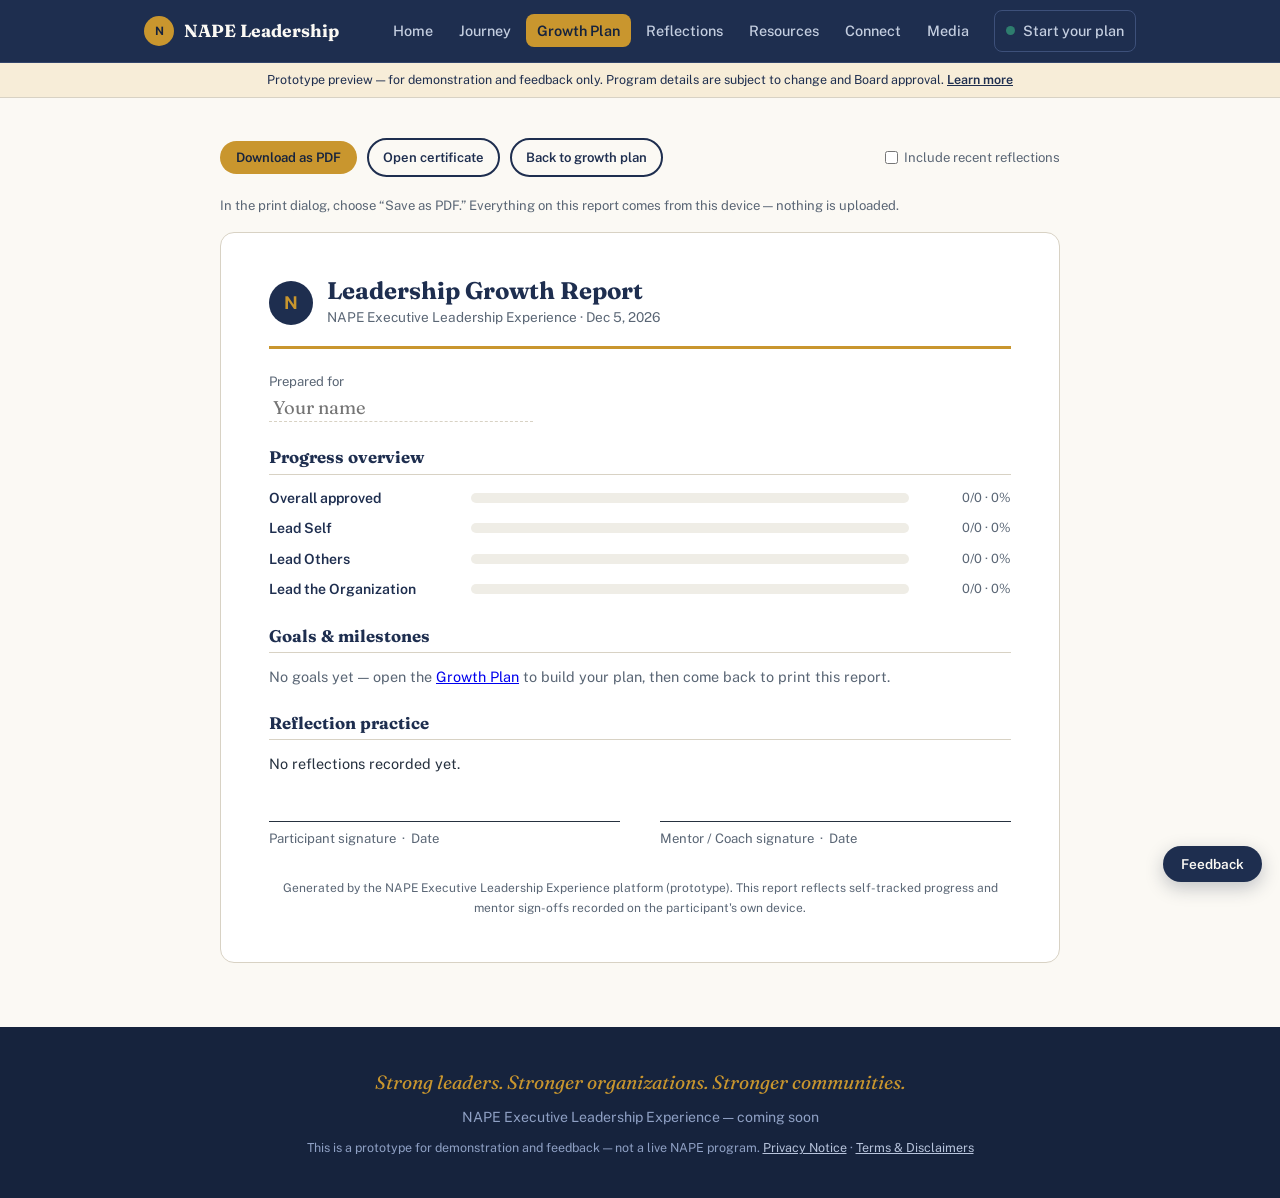
<file: report.html>
<!DOCTYPE html>
<html lang="en">
<head>
<meta charset="UTF-8">
<meta name="viewport" content="width=device-width, initial-scale=1.0">
<title>Growth Report — NAPE Leadership</title>
<meta name="description" content="A print-ready summary of your leadership growth plan — goals, milestones, approvals, and reflections.">
<meta name="theme-color" content="#1E2E4F">
<meta name="robots" content="noindex">
<link rel="icon" type="image/svg+xml" href="assets/favicon.svg">
<link rel="preconnect" href="https://fonts.googleapis.com">
<link rel="preconnect" href="https://fonts.gstatic.com" crossorigin>
<link href="https://fonts.googleapis.com/css2?family=Fraunces:opsz,wght@9..144,400;9..144,600;9..144,700&family=Public+Sans:wght@400;500;600;700&display=swap" rel="stylesheet">
<link rel="stylesheet" href="assets/styles.css">
</head>
<body>

<nav class="site-nav" aria-label="Main">
  <div class="nav-inner">
    <a class="nav-brand" href="/"><span class="mark">N</span>NAPE Leadership</a>
    <button class="nav-toggle" aria-expanded="false" aria-controls="nav-links" aria-label="Open menu">
      <span></span><span></span><span></span>
    </button>
    <ul class="nav-links" id="nav-links">
      <li><a href="/">Home</a></li>
      <li><a href="/journey">Journey</a></li>
      <li><a href="/growth" class="active" aria-current="page">Growth Plan</a></li>
      <li><a href="/reflections">Reflections</a></li>
      <li><a href="/resources">Resources</a></li>
      <li><a href="/connect">Connect</a></li>
      <li><a href="/media">Media</a></li>
      <li><a class="nav-progress" href="/growth"><span class="dot"></span><span data-progress>Start your plan</span></a></li>
    </ul>
  </div>
</nav>

<div class="proto-banner" role="note">Prototype preview — for demonstration and feedback only. Program details are subject to change and Board approval. <a href="/terms">Learn more</a></div>

<section style="padding-top:40px">
  <div class="wrap">
    <div class="toolbar no-print" style="max-width:840px;margin:0 auto 18px;display:flex;gap:10px;flex-wrap:wrap;align-items:center">
      <button class="btn btn-gold btn-small" id="btn-print">Download as PDF</button>
      <a class="btn btn-outline btn-small" href="/certificate">Open certificate</a>
      <a class="btn btn-outline btn-small" href="/growth">Back to growth plan</a>
      <label class="print-tip" style="display:flex;align-items:center;gap:6px;margin-left:auto">
        <input type="checkbox" id="incl-refl"> Include recent reflections
      </label>
    </div>
    <p class="print-tip no-print" style="max-width:840px;margin:0 auto 16px">In the print dialog, choose “Save as PDF.” Everything on this report comes from this device — nothing is uploaded.</p>

    <div class="report-doc" id="report">
      <div class="report-head">
        <span class="mark">N</span>
        <div style="flex:1">
          <h1>Leadership Growth Report</h1>
          <p>NAPE Executive Leadership Experience · <span id="r-date"></span></p>
        </div>
      </div>

      <div style="display:flex;gap:20px;flex-wrap:wrap;align-items:baseline">
        <div>
          <label for="r-name" class="print-tip no-print" style="display:block;margin-bottom:2px">Prepared for</label>
          <input class="report-name" id="r-name" type="text" placeholder="Your name" aria-label="Your name">
        </div>
        <p id="r-stage-line" style="font-size:.9rem;color:var(--ink-soft);margin:0"></p>
      </div>

      <div class="report-sec">
        <h2>Progress overview</h2>
        <div id="r-bars"></div>
      </div>

      <div class="report-sec">
        <h2>Goals &amp; milestones</h2>
        <div id="r-goals"></div>
      </div>

      <div class="report-sec">
        <h2>Reflection practice</h2>
        <p id="r-refl-stats" style="font-size:.9rem"></p>
        <div id="r-refl-list"></div>
      </div>

      <div class="sig-row">
        <div class="sig">Participant signature &nbsp;·&nbsp; Date</div>
        <div class="sig">Mentor / Coach signature &nbsp;·&nbsp; Date</div>
      </div>

      <p class="report-footnote">Generated by the NAPE Executive Leadership Experience platform (prototype). This report reflects self-tracked progress and mentor sign-offs recorded on the participant's own device.</p>
    </div>
  </div>
</section>

<footer>
  <div class="wrap">
    <p class="tagline">Strong leaders. Stronger organizations. Stronger communities.</p>
    <p>NAPE Executive Leadership Experience — coming soon</p>
    <p class="foot-legal">This is a prototype for demonstration and feedback — not a live NAPE program. <a href="/privacy">Privacy Notice</a> · <a href="/terms">Terms &amp; Disclaimers</a></p>
  </div>
</footer>

<script src="assets/app.js"></script>
<script>
const STAGE_ORDER = ["self","others","org"];
const goals = NAPE.get(NAPE.KEYS.GOALS, []);
const reflections = NAPE.get(NAPE.KEYS.REFLECTIONS, []);
const profile = NAPE.get(NAPE.KEYS.PROFILE, null);
const stage = NAPE.get(NAPE.KEYS.STAGE, null);

document.getElementById("r-date").textContent = napeDate(Date.now());
if (profile && profile.name) document.getElementById("r-name").value = profile.name;
if (typeof stage === "string" && Object.hasOwn(NAPE_STAGES, stage)) {
  document.getElementById("r-stage-line").textContent = "Current stage: " + NAPE_STAGES[stage].name + " — " + NAPE_STAGES[stage].tag;
}

/* Progress bars */
const p = napeProgress();
const bar = (label, a, t) => {
  const pct = t ? Math.round((a/t)*100) : 0;
  return `<div class="rbar-row"><span>${label}</span><div class="rbar"><i style="width:${pct}%"></i></div><em>${a}/${t} · ${pct}%</em></div>`;
};
document.getElementById("r-bars").innerHTML =
  bar("Overall approved", p.approved, p.total) +
  STAGE_ORDER.map(k => bar(NAPE_STAGES[k].name, p.byStage[k].a, p.byStage[k].t)).join("");

/* Goals grouped by stage */
const goalsEl = document.getElementById("r-goals");
if (!goals.length) {
  goalsEl.innerHTML = `<p style="font-size:.9rem;color:var(--ink-soft)">No goals yet — open the <a href="/growth">Growth Plan</a> to build your plan, then come back to print this report.</p>`;
} else {
  const ST_ICON = { approved: ['st-a','✔'], complete: ['st-c','◐'], planned: ['st-p','○'] };
  goalsEl.innerHTML = STAGE_ORDER.map(k => {
    const list = goals.filter(g => g.stage === k);
    if (!list.length) return "";
    return `<h3 style="font-size:.92rem;color:var(--teal);margin:16px 0 10px">${NAPE_STAGES[k].name}</h3>` +
      list.map(g => `
        <div class="rgoal">
          <h3>${napeEscape(g.title)}${napeValidDateStr(g.targetDate) ? ` <span class="who" style="font-weight:400">· Target ${napeDateStr(g.targetDate)}</span>` : ""}</h3>
          <ul>${(g.milestones || []).map(m => {
            const st = Object.hasOwn(ST_ICON, m.status) ? m.status : "planned";
            const [cls, icon] = ST_ICON[st];
            const who = st === "approved"
              ? ` <span class="who">Approved${m.approvedBy ? " by " + napeEscape(m.approvedBy) : ""}${m.approvedAt ? " · " + napeDate(m.approvedAt) : ""}</span>`
              : st === "complete" ? ` <span class="who">Complete — awaiting approval</span>` : "";
            return `<li><span class="st ${cls}">${icon}</span><span>${napeEscape(m.text)}${who}</span></li>`;
          }).join("") || `<li><span class="who">No milestones yet.</span></li>`}</ul>
        </div>`).join("");
  }).join("");
}

/* Reflection stats + optional excerpts */
const statsEl = document.getElementById("r-refl-stats");
if (!reflections.length) {
  statsEl.textContent = "No reflections recorded yet.";
} else {
  const last = Math.max(...reflections.map(e => e.at || 0));
  const now = new Date();
  const thisMonth = reflections.filter(e => { const d = new Date(e.at); return d.getMonth() === now.getMonth() && d.getFullYear() === now.getFullYear(); }).length;
  statsEl.textContent = reflections.length + " reflection" + (reflections.length === 1 ? "" : "s") + " recorded · " + thisMonth + " this month · most recent " + napeDate(last);
}
document.getElementById("incl-refl").addEventListener("change", (e) => {
  const el = document.getElementById("r-refl-list");
  if (!e.target.checked) { el.innerHTML = ""; return; }
  el.innerHTML = reflections.slice(-5).reverse().map(en => `
    <div class="rgoal">
      <p class="who" style="margin:0 0 6px">${Object.hasOwn(NAPE_STAGES, en.stage) ? NAPE_STAGES[en.stage].name : "General"} · ${napeDate(en.at)}</p>
      <p style="font-size:.88rem;margin:0">${napeEscape(en.text)}</p>
    </div>`).join("") || "";
});

document.getElementById("btn-print").addEventListener("click", () => window.print());
</script>
</body>
</html>
</file>
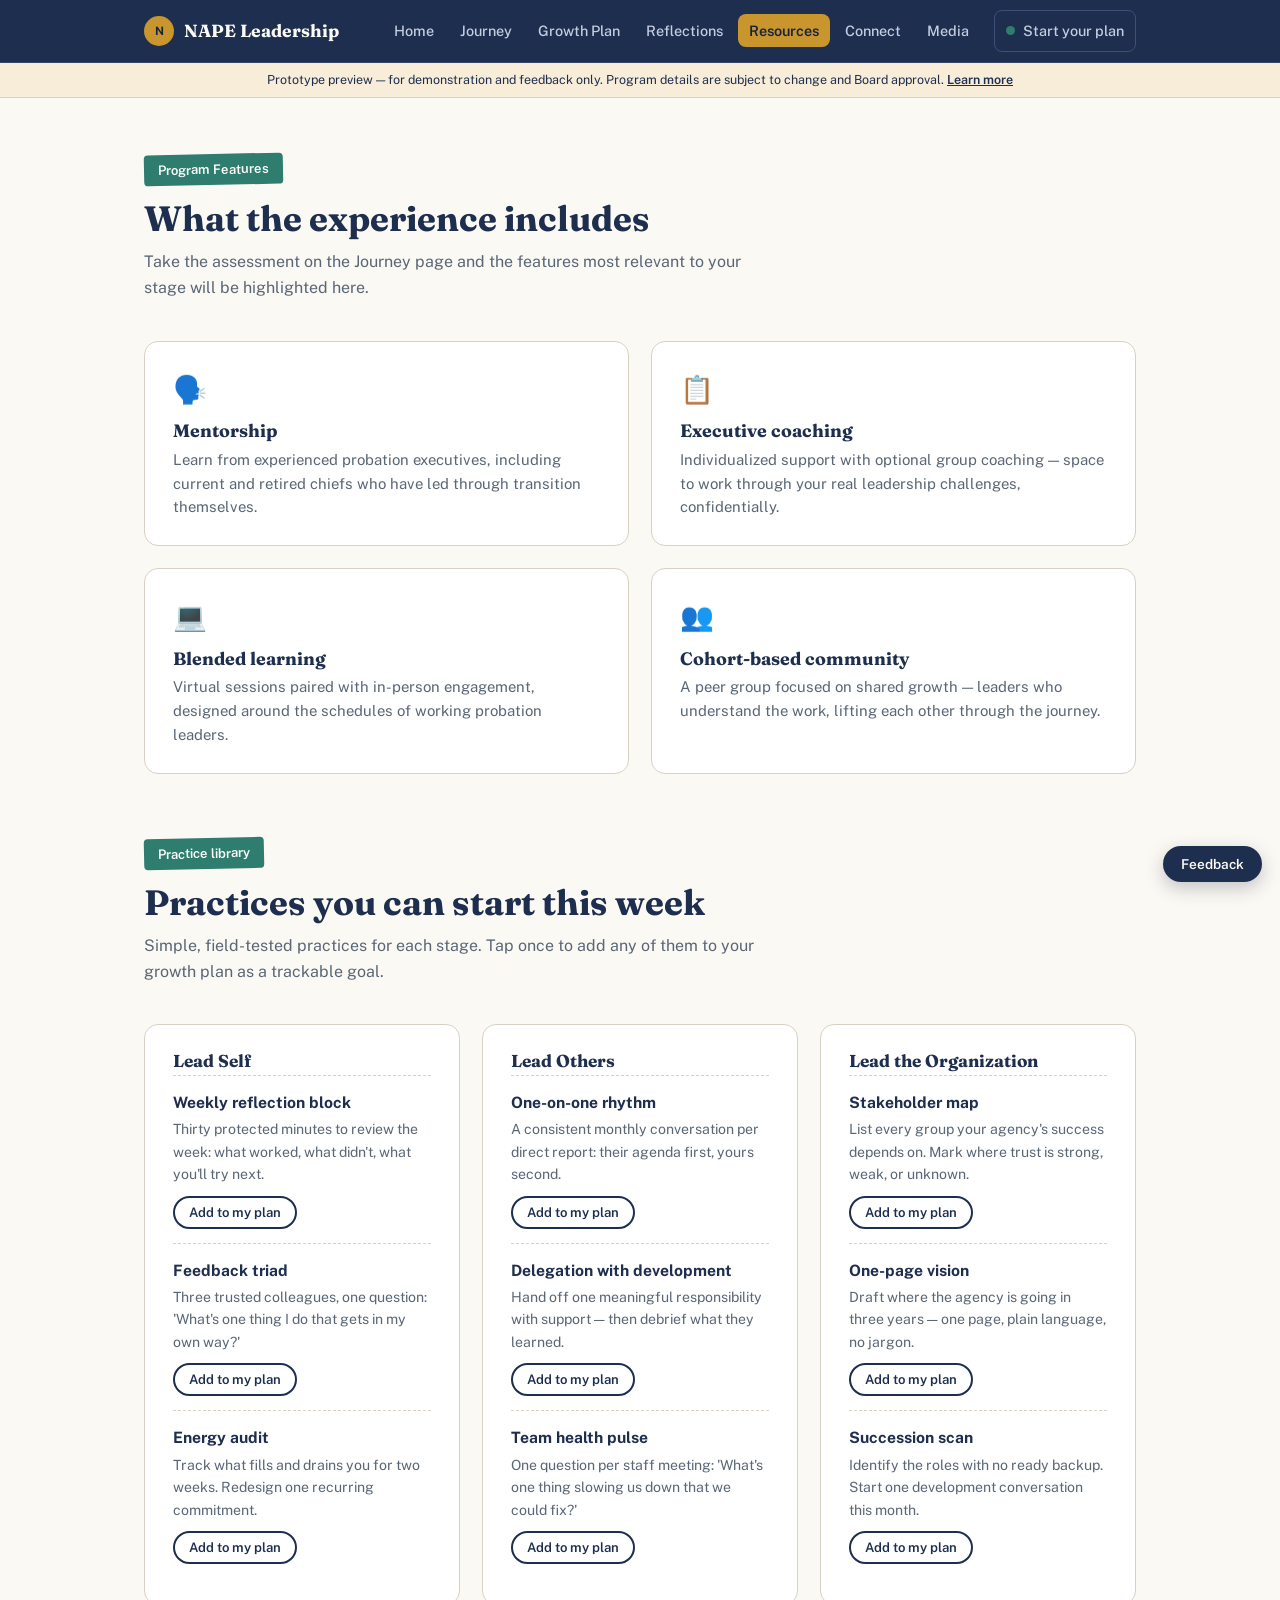
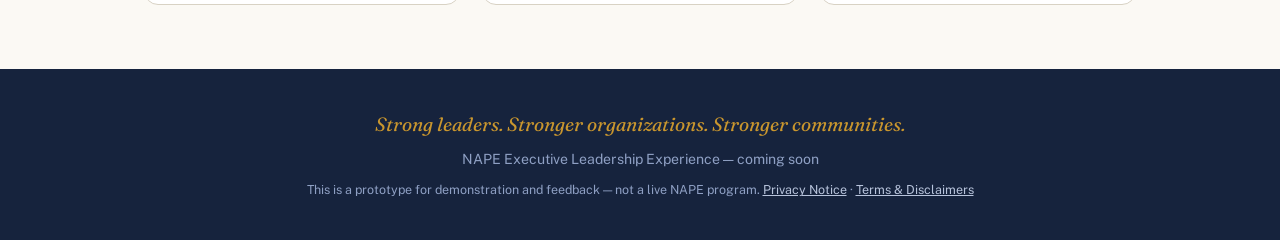
<file: resources.html>
<!DOCTYPE html>
<html lang="en">
<head>
<meta charset="UTF-8">
<meta name="viewport" content="width=device-width, initial-scale=1.0">
<title>Resources — NAPE Leadership</title>
<meta name="description" content="Program features and a practice library of field-tested leadership practices you can start this week.">
<meta name="theme-color" content="#1E2E4F">
<meta property="og:site_name" content="NAPE Executive Leadership Experience">
<meta property="og:type" content="website">
<meta property="og:title" content="Resources — NAPE Leadership">
<meta property="og:description" content="Program features and a practice library of field-tested leadership practices you can start this week.">
<link rel="icon" type="image/svg+xml" href="assets/favicon.svg">
<link rel="preconnect" href="https://fonts.googleapis.com">
<link rel="preconnect" href="https://fonts.gstatic.com" crossorigin>
<link href="https://fonts.googleapis.com/css2?family=Fraunces:opsz,wght@9..144,400;9..144,600;9..144,700&family=Public+Sans:wght@400;500;600;700&display=swap" rel="stylesheet">
<link rel="stylesheet" href="assets/styles.css">
</head>
<body>

<nav class="site-nav" aria-label="Main">
  <div class="nav-inner">
    <a class="nav-brand" href="/"><span class="mark">N</span>NAPE Leadership</a>
    <button class="nav-toggle" aria-expanded="false" aria-controls="nav-links" aria-label="Open menu">
      <span></span><span></span><span></span>
    </button>
    <ul class="nav-links" id="nav-links">
      <li><a href="/">Home</a></li>
      <li><a href="/journey">Journey</a></li>
      <li><a href="/growth">Growth Plan</a></li>
      <li><a href="/reflections">Reflections</a></li>
      <li><a href="/resources" class="active" aria-current="page">Resources</a></li>
      <li><a href="/connect">Connect</a></li>
      <li><a href="/media">Media</a></li>
      <li><a class="nav-progress" href="/growth"><span class="dot"></span><span data-progress>Start your plan</span></a></li>
    </ul>
  </div>
</nav>

<div class="proto-banner" role="note">Prototype preview — for demonstration and feedback only. Program details are subject to change and Board approval. <a href="/terms">Learn more</a></div>

<section style="padding-top:56px">
  <div class="wrap">
    <div class="section-head">
      <span class="banner-tag">Program Features</span>
      <h2>What the experience includes</h2>
      <p id="feat-note">Take the assessment on the Journey page and the features most relevant to your stage will be highlighted here.</p>
    </div>
    <div class="grid-2">
      <div class="feat" data-feat="mentorship">
        <span class="icon">🗣️</span>
        <h3>Mentorship</h3>
        <p>Learn from experienced probation executives, including current and retired chiefs who have led through transition themselves.</p>
        <span class="match-chip">Suggested for your stage</span>
      </div>
      <div class="feat" data-feat="coaching">
        <span class="icon">📋</span>
        <h3>Executive coaching</h3>
        <p>Individualized support with optional group coaching — space to work through your real leadership challenges, confidentially.</p>
        <span class="match-chip">Suggested for your stage</span>
      </div>
      <div class="feat" data-feat="learning">
        <span class="icon">💻</span>
        <h3>Blended learning</h3>
        <p>Virtual sessions paired with in-person engagement, designed around the schedules of working probation leaders.</p>
        <span class="match-chip">Suggested for your stage</span>
      </div>
      <div class="feat" data-feat="cohort">
        <span class="icon">👥</span>
        <h3>Cohort-based community</h3>
        <p>A peer group focused on shared growth — leaders who understand the work, lifting each other through the journey.</p>
        <span class="match-chip">Suggested for your stage</span>
      </div>
    </div>
  </div>
</section>

<section style="padding-top:0">
  <div class="wrap">
    <div class="section-head">
      <span class="banner-tag">Practice library</span>
      <h2>Practices you can start this week</h2>
      <p>Simple, field-tested practices for each stage. Tap once to add any of them to your growth plan as a trackable goal.</p>
    </div>
    <div class="grid-3" id="practices"></div>
  </div>
</section>

<footer>
  <div class="wrap">
    <p class="tagline">Strong leaders. Stronger organizations. Stronger communities.</p>
    <p>NAPE Executive Leadership Experience — coming soon</p>
    <p class="foot-legal">This is a prototype for demonstration and feedback — not a live NAPE program. <a href="/privacy">Privacy Notice</a> · <a href="/terms">Terms &amp; Disclaimers</a></p>
  </div>
</footer>

<script src="assets/app.js"></script>
<script>
const FEATS_BY_STAGE = {
  self:["mentorship","coaching","cohort"],
  others:["coaching","learning","cohort"],
  org:["mentorship","coaching","learning"]
};
const stage = NAPE.get(NAPE.KEYS.STAGE, null);
if(stage && FEATS_BY_STAGE[stage]){
  document.getElementById("feat-note").textContent =
    "Based on your stage — " + NAPE_STAGES[stage].name + " — the highlighted features are your best starting points.";
  document.querySelectorAll(".feat").forEach(f=>{
    f.classList.toggle("highlight", FEATS_BY_STAGE[stage].includes(f.dataset.feat));
  });
}

const PRACTICES = {
  self: [
    ["Weekly reflection block","Thirty protected minutes to review the week: what worked, what didn't, what you'll try next."],
    ["Feedback triad","Three trusted colleagues, one question: 'What's one thing I do that gets in my own way?'"],
    ["Energy audit","Track what fills and drains you for two weeks. Redesign one recurring commitment."]
  ],
  others: [
    ["One-on-one rhythm","A consistent monthly conversation per direct report: their agenda first, yours second."],
    ["Delegation with development","Hand off one meaningful responsibility with support — then debrief what they learned."],
    ["Team health pulse","One question per staff meeting: 'What's one thing slowing us down that we could fix?'"]
  ],
  org: [
    ["Stakeholder map","List every group your agency's success depends on. Mark where trust is strong, weak, or unknown."],
    ["One-page vision","Draft where the agency is going in three years — one page, plain language, no jargon."],
    ["Succession scan","Identify the roles with no ready backup. Start one development conversation this month."]
  ]
};

document.getElementById("practices").innerHTML = Object.keys(PRACTICES).map(k=>`
  <div class="card">
    <h3 style="font-size:1.08rem;margin-bottom:4px">${NAPE_STAGES[k].name}</h3>
    ${PRACTICES[k].map((p,i)=>`
      <div class="res-item">
        <h4>${p[0]}</h4>
        <p>${p[1]}</p>
        <p style="margin-top:10px"><button class="btn btn-outline btn-small" data-practice="${k}|${i}">Add to my plan</button></p>
      </div>`).join("")}
  </div>`).join("");

document.getElementById("practices").addEventListener("click",(e)=>{
  const btn = e.target.closest("[data-practice]");
  if(!btn || btn.disabled) return;
  const [k, i] = btn.dataset.practice.split("|");
  const p = PRACTICES[k][Number(i)];
  if(!p) return;
  napeAddGoal(k, p[0], [
    p[1],
    "Repeat for two consecutive weeks",
    "Share one takeaway with a peer or mentor"
  ]);
  btn.textContent = "Added ✓";
  btn.disabled = true;
  napeToast("\"" + p[0] + "\" added to your growth plan.");
});
</script>
</body>
</html>
</file>
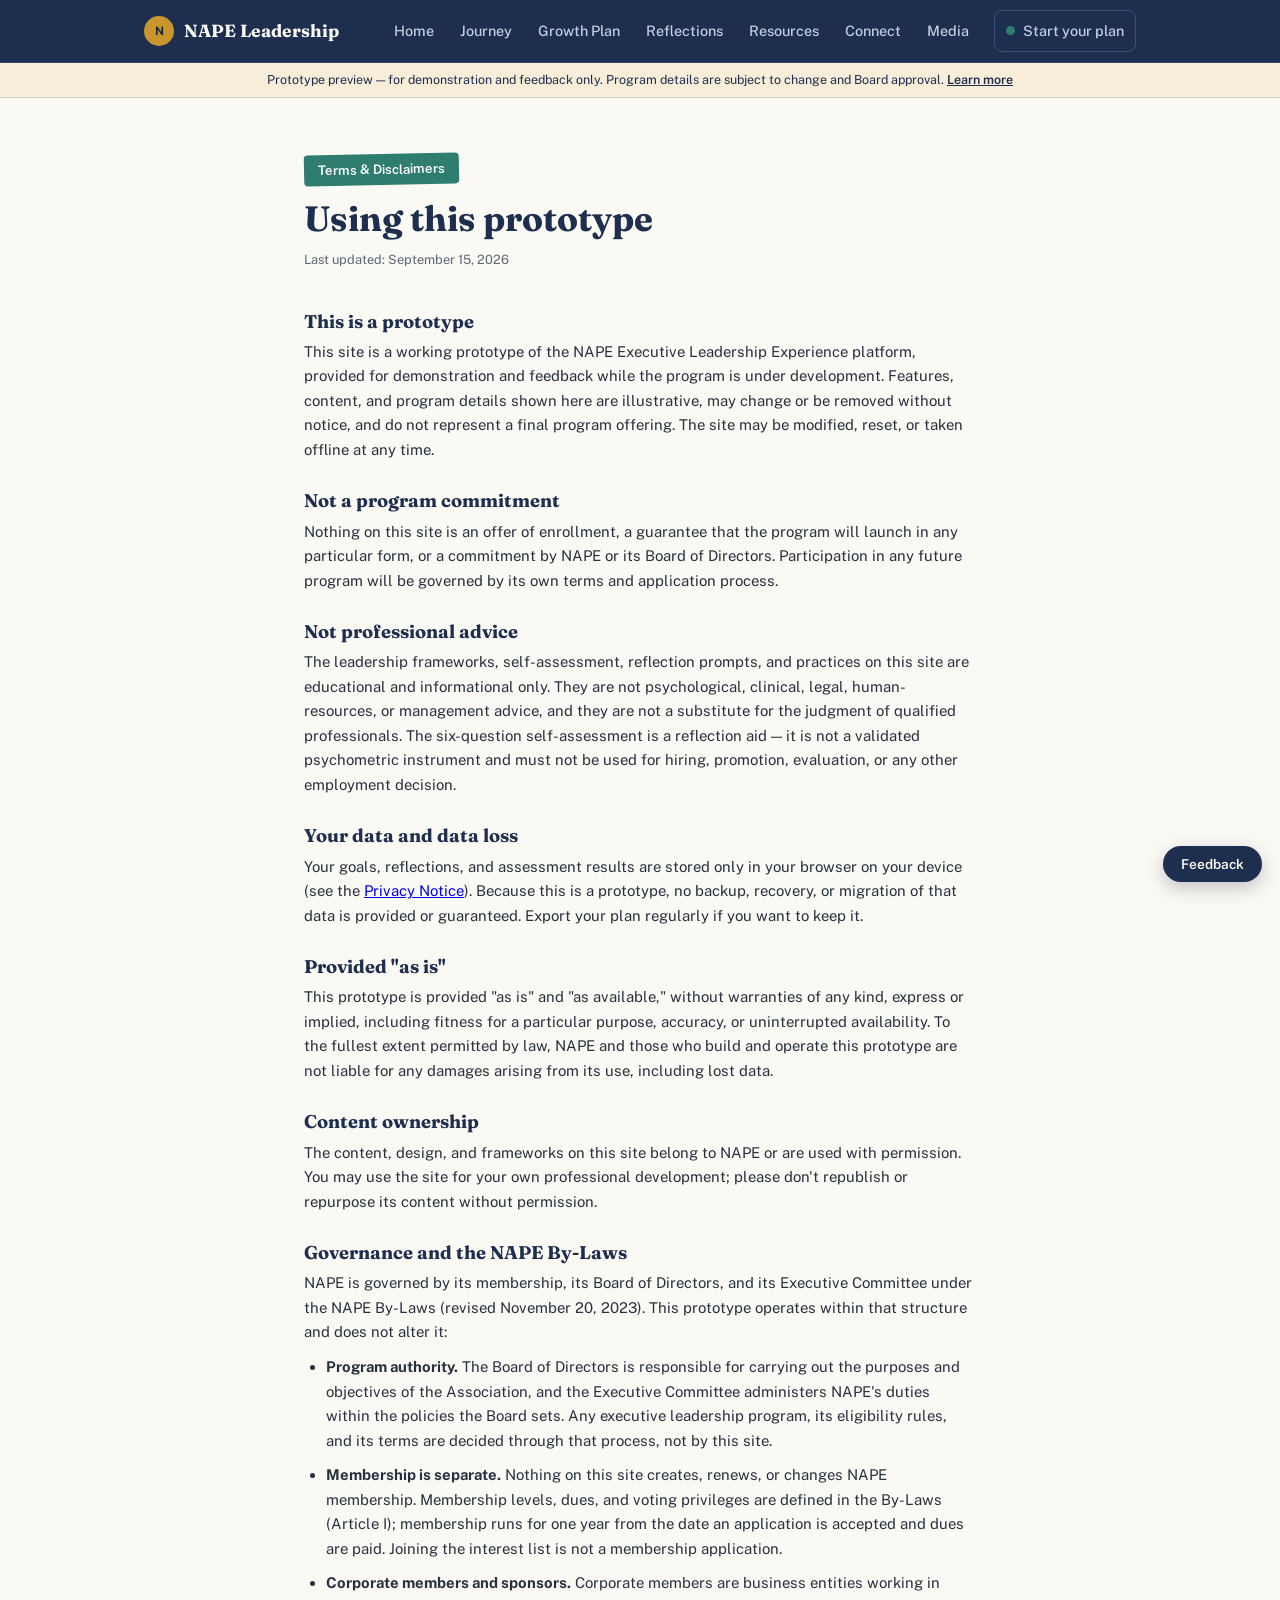
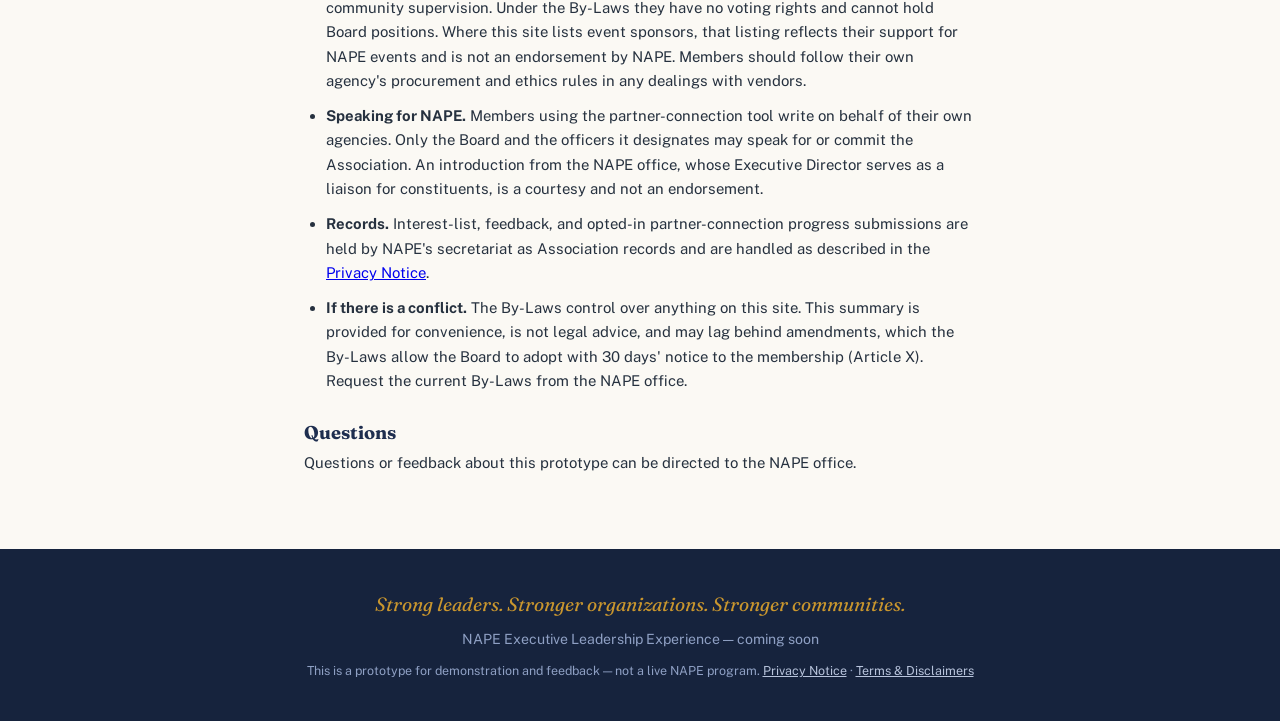
<file: terms.html>
<!DOCTYPE html>
<html lang="en">
<head>
<meta charset="UTF-8">
<meta name="viewport" content="width=device-width, initial-scale=1.0">
<title>Terms &amp; Disclaimers — NAPE Leadership</title>
<meta name="description" content="Prototype status, disclaimers, and terms of use for the NAPE executive leadership platform preview.">
<meta name="theme-color" content="#1E2E4F">
<link rel="icon" type="image/svg+xml" href="assets/favicon.svg">
<link rel="preconnect" href="https://fonts.googleapis.com">
<link rel="preconnect" href="https://fonts.gstatic.com" crossorigin>
<link href="https://fonts.googleapis.com/css2?family=Fraunces:opsz,wght@9..144,400;9..144,600;9..144,700&family=Public+Sans:wght@400;500;600;700&display=swap" rel="stylesheet">
<link rel="stylesheet" href="assets/styles.css">
</head>
<body>

<nav class="site-nav" aria-label="Main">
  <div class="nav-inner">
    <a class="nav-brand" href="/"><span class="mark">N</span>NAPE Leadership</a>
    <button class="nav-toggle" aria-expanded="false" aria-controls="nav-links" aria-label="Open menu">
      <span></span><span></span><span></span>
    </button>
    <ul class="nav-links" id="nav-links">
      <li><a href="/">Home</a></li>
      <li><a href="/journey">Journey</a></li>
      <li><a href="/growth">Growth Plan</a></li>
      <li><a href="/reflections">Reflections</a></li>
      <li><a href="/resources">Resources</a></li>
      <li><a href="/connect">Connect</a></li>
      <li><a href="/media">Media</a></li>
      <li><a class="nav-progress" href="/growth"><span class="dot"></span><span data-progress>Start your plan</span></a></li>
    </ul>
  </div>
</nav>

<div class="proto-banner" role="note">Prototype preview — for demonstration and feedback only. Program details are subject to change and Board approval. <a href="/terms">Learn more</a></div>

<section style="padding-top:56px">
  <div class="wrap legal">
    <div class="section-head" style="text-align:left">
      <span class="banner-tag">Terms &amp; Disclaimers</span>
      <h2>Using this prototype</h2>
      <p class="updated">Last updated: September 15, 2026</p>
    </div>

    <h3>This is a prototype</h3>
    <p>This site is a working prototype of the NAPE Executive Leadership Experience platform, provided for demonstration and feedback while the program is under development. Features, content, and program details shown here are illustrative, may change or be removed without notice, and do not represent a final program offering. The site may be modified, reset, or taken offline at any time.</p>

    <h3>Not a program commitment</h3>
    <p>Nothing on this site is an offer of enrollment, a guarantee that the program will launch in any particular form, or a commitment by NAPE or its Board of Directors. Participation in any future program will be governed by its own terms and application process.</p>

    <h3>Not professional advice</h3>
    <p>The leadership frameworks, self-assessment, reflection prompts, and practices on this site are educational and informational only. They are not psychological, clinical, legal, human-resources, or management advice, and they are not a substitute for the judgment of qualified professionals. The six-question self-assessment is a reflection aid — it is not a validated psychometric instrument and must not be used for hiring, promotion, evaluation, or any other employment decision.</p>

    <h3>Your data and data loss</h3>
    <p>Your goals, reflections, and assessment results are stored only in your browser on your device (see the <a href="/privacy">Privacy Notice</a>). Because this is a prototype, no backup, recovery, or migration of that data is provided or guaranteed. Export your plan regularly if you want to keep it.</p>

    <h3>Provided "as is"</h3>
    <p>This prototype is provided "as is" and "as available," without warranties of any kind, express or implied, including fitness for a particular purpose, accuracy, or uninterrupted availability. To the fullest extent permitted by law, NAPE and those who build and operate this prototype are not liable for any damages arising from its use, including lost data.</p>

    <h3>Content ownership</h3>
    <p>The content, design, and frameworks on this site belong to NAPE or are used with permission. You may use the site for your own professional development; please don't republish or repurpose its content without permission.</p>

    <h3 id="governance">Governance and the NAPE By-Laws</h3>
    <p>NAPE is governed by its membership, its Board of Directors, and its Executive Committee under the NAPE By-Laws (revised November 20, 2023). This prototype operates within that structure and does not alter it:</p>
    <ul>
      <li><strong>Program authority.</strong> The Board of Directors is responsible for carrying out the purposes and objectives of the Association, and the Executive Committee administers NAPE's duties within the policies the Board sets. Any executive leadership program, its eligibility rules, and its terms are decided through that process, not by this site.</li>
      <li><strong>Membership is separate.</strong> Nothing on this site creates, renews, or changes NAPE membership. Membership levels, dues, and voting privileges are defined in the By-Laws (Article I); membership runs for one year from the date an application is accepted and dues are paid. Joining the interest list is not a membership application.</li>
      <li><strong>Corporate members and sponsors.</strong> Corporate members are business entities working in community supervision. Under the By-Laws they have no voting rights and cannot hold Board positions. Where this site lists event sponsors, that listing reflects their support for NAPE events and is not an endorsement by NAPE. Members should follow their own agency's procurement and ethics rules in any dealings with vendors.</li>
      <li><strong>Speaking for NAPE.</strong> Members using the partner-connection tool write on behalf of their own agencies. Only the Board and the officers it designates may speak for or commit the Association. An introduction from the NAPE office, whose Executive Director serves as a liaison for constituents, is a courtesy and not an endorsement.</li>
      <li><strong>Records.</strong> Interest-list, feedback, and opted-in partner-connection progress submissions are held by NAPE's secretariat as Association records and are handled as described in the <a href="/privacy">Privacy Notice</a>.</li>
      <li><strong>If there is a conflict.</strong> The By-Laws control over anything on this site. This summary is provided for convenience, is not legal advice, and may lag behind amendments, which the By-Laws allow the Board to adopt with 30 days' notice to the membership (Article X). Request the current By-Laws from the NAPE office.</li>
    </ul>

    <h3>Questions</h3>
    <p>Questions or feedback about this prototype can be directed to the NAPE office.</p>
  </div>
</section>

<footer>
  <div class="wrap">
    <p class="tagline">Strong leaders. Stronger organizations. Stronger communities.</p>
    <p>NAPE Executive Leadership Experience — coming soon</p>
    <p class="foot-legal">This is a prototype for demonstration and feedback — not a live NAPE program. <a href="/privacy">Privacy Notice</a> · <a href="/terms">Terms &amp; Disclaimers</a></p>
  </div>
</footer>

<script src="assets/app.js"></script>
</body>
</html>
</file>
<file: assets/styles.css>
:root{
  --navy:#1E2E4F; --navy-deep:#16233D; --teal:#2E7D6E; --teal-soft:#E4F0ED;
  --gold:#C9962E; --gold-soft:#F7EDD8; --paper:#FBF9F4; --ink:#26313F;
  --ink-soft:#5A6675; --line:#D8D2C4; --white:#FFF; --radius:14px;
}
*{margin:0;padding:0;box-sizing:border-box}
html{scroll-behavior:smooth}
@media (prefers-reduced-motion:reduce){html{scroll-behavior:auto}*,*::before,*::after{animation-duration:.01ms!important;transition-duration:.01ms!important}}
body{font-family:'Public Sans',system-ui,sans-serif;background:var(--paper);color:var(--ink);line-height:1.6;font-size:16px}
h1,h2,h3{font-family:'Fraunces',Georgia,serif;line-height:1.15;color:var(--navy)}
.wrap{max-width:1040px;margin:0 auto;padding:0 24px}
section{padding:64px 0}
.section-head{max-width:640px;margin-bottom:40px}
.section-head h2{font-size:clamp(1.6rem,3.5vw,2.2rem);margin-bottom:10px}
.section-head p{color:var(--ink-soft)}
.banner-tag{display:inline-block;background:var(--teal);color:#fff;font-weight:600;font-size:.82rem;padding:5px 14px;border-radius:4px;transform:rotate(-1.2deg);margin-bottom:14px}

/* Buttons */
.btn{display:inline-block;font-weight:600;font-size:.95rem;padding:12px 24px;border-radius:999px;border:2px solid transparent;cursor:pointer;text-decoration:none;transition:transform .15s,background .15s;font-family:'Public Sans',sans-serif}
.btn:active{transform:scale(.97)}
.btn:focus-visible{outline:3px solid var(--gold);outline-offset:3px}
.btn-gold{background:var(--gold);color:var(--navy-deep)}
.btn-gold:hover{background:#D9A63C}
.btn-navy{background:var(--navy);color:var(--paper)}
.btn-navy:hover{background:#2A3D66}
.btn-ghost{background:transparent;color:var(--paper);border-color:#5A6B8C}
.btn-ghost:hover{border-color:var(--paper)}
.btn-outline{background:transparent;color:var(--navy);border-color:var(--navy)}
.btn-outline:hover{background:var(--navy);color:var(--paper)}
.btn-small{padding:7px 14px;font-size:.82rem}

/* ---------- Site nav ---------- */
.site-nav{position:sticky;top:0;z-index:50;background:var(--navy);border-bottom:1px solid #33456B}
.nav-inner{max-width:1040px;margin:0 auto;padding:0 24px;display:flex;align-items:center;justify-content:space-between;height:62px}
.nav-brand{font-family:'Fraunces',serif;font-weight:700;color:var(--paper);text-decoration:none;font-size:1.1rem;display:flex;align-items:center;gap:10px}
.nav-brand .mark{width:30px;height:30px;border-radius:50%;background:var(--gold);color:var(--navy-deep);display:flex;align-items:center;justify-content:center;font-size:.72rem;font-family:'Public Sans',sans-serif;font-weight:700}
.nav-links{display:flex;align-items:center;gap:4px;list-style:none}
.nav-links a{color:#C4CEE0;text-decoration:none;font-size:.9rem;font-weight:500;padding:8px 11px;white-space:nowrap;border-radius:8px;transition:background .15s,color .15s}
.nav-links a:hover{color:var(--paper);background:#243A63}
.nav-links a.active{color:var(--navy-deep);background:var(--gold);font-weight:600}
.nav-links a:focus-visible{outline:3px solid var(--gold);outline-offset:2px}
.nav-progress{display:flex;align-items:center;gap:8px;margin-left:10px;padding:5px 12px;border:1.5px solid #3D507A;border-radius:999px;color:#C4CEE0;font-size:.78rem;font-weight:600;white-space:nowrap}
.nav-progress .dot{width:9px;height:9px;border-radius:50%;background:var(--teal)}
.nav-toggle{display:none;background:none;border:none;cursor:pointer;padding:10px}
.nav-toggle span{display:block;width:24px;height:2.5px;background:var(--paper);margin:5px 0;border-radius:2px;transition:transform .2s,opacity .2s}
.nav-toggle[aria-expanded="true"] span:nth-child(1){transform:translateY(7.5px) rotate(45deg)}
.nav-toggle[aria-expanded="true"] span:nth-child(2){opacity:0}
.nav-toggle[aria-expanded="true"] span:nth-child(3){transform:translateY(-7.5px) rotate(-45deg)}
@media (max-width:860px){
  .nav-toggle{display:block}
  .nav-links{display:none;position:absolute;top:62px;left:0;right:0;background:var(--navy-deep);flex-direction:column;align-items:stretch;padding:12px 20px 20px;gap:6px;border-bottom:1px solid #33456B;box-shadow:0 12px 24px rgba(0,0,0,.25)}
  .nav-links.open{display:flex}
  .nav-links a{padding:13px 14px;font-size:1rem}
  .nav-progress{margin:10px 0 0;justify-content:center}
}

/* ---------- Hero ---------- */
.hero{background:var(--navy);color:var(--paper);padding:64px 0 0;overflow:hidden}
.hero .kicker{display:inline-block;font-family:'Fraunces',serif;font-style:italic;font-size:1.05rem;color:var(--gold);border-bottom:2px dashed var(--gold);padding-bottom:4px;margin-bottom:20px}
.hero h1{color:var(--paper);font-size:clamp(2rem,5vw,3.2rem);font-weight:700;max-width:16ch;margin-bottom:18px}
.hero p.lede{max-width:56ch;font-size:1.06rem;color:#CBD4E4;margin-bottom:32px}
.hero .cta-row{display:flex;gap:14px;flex-wrap:wrap;margin-bottom:20px}
.roadbox{line-height:0}
.roadbox svg{width:100%;height:auto;display:block}

/* ---------- Cards / grids ---------- */
.card{background:var(--white);border:1px solid var(--line);border-radius:var(--radius);padding:26px 28px}
.grid-2{display:grid;grid-template-columns:1fr 1fr;gap:22px}
.grid-3{display:grid;grid-template-columns:1fr 1fr 1fr;gap:22px}
@media (max-width:760px){.grid-2,.grid-3{grid-template-columns:1fr}}

/* ---------- Framework stages ---------- */
.stages{display:grid;grid-template-columns:repeat(3,1fr);position:relative;margin-bottom:32px}
.stage-connector{position:absolute;top:49px;left:16.6%;right:16.6%;height:3px;background-image:linear-gradient(to right,var(--line) 55%,transparent 45%);background-size:14px 3px;z-index:0}
.stage-btn{background:none;border:none;cursor:pointer;padding:18px 12px 20px;text-align:center;position:relative;font-family:inherit;z-index:1}
.stage-btn:focus-visible{outline:3px solid var(--gold);outline-offset:2px;border-radius:10px}
.stage-dot{width:64px;height:64px;border-radius:50%;margin:0 auto 12px;display:flex;align-items:center;justify-content:center;border:3px dashed var(--line);background:var(--paper);transition:all .2s;font-size:1.6rem}
.stage-name{font-family:'Fraunces',serif;font-weight:600;font-size:1.1rem;color:var(--ink-soft);transition:color .2s;display:block}
.stage-sub{font-size:.84rem;color:var(--ink-soft);margin-top:4px;max-width:22ch;margin-left:auto;margin-right:auto;display:block}
.stage-btn[aria-selected="true"] .stage-dot{border-style:solid;transform:scale(1.08)}
.stage-btn[data-stage="self"][aria-selected="true"] .stage-dot{border-color:var(--teal);background:var(--teal-soft)}
.stage-btn[data-stage="others"][aria-selected="true"] .stage-dot{border-color:var(--navy);background:#E7EBF3}
.stage-btn[data-stage="org"][aria-selected="true"] .stage-dot{border-color:var(--gold);background:var(--gold-soft)}
.stage-btn[aria-selected="true"] .stage-name{color:var(--navy)}
.stage-panel{background:var(--white);border:1px solid var(--line);border-radius:var(--radius);padding:32px}
.stage-panel h3{font-size:1.45rem;margin-bottom:6px}
.panel-tag{font-family:'Fraunces',serif;font-style:italic;color:var(--teal);margin-bottom:20px;display:block}
.mst-grid{display:grid;grid-template-columns:repeat(3,1fr);gap:20px;margin-bottom:24px}
.mst{border-left:3px solid var(--teal);padding-left:16px}
.mst h4{font-family:'Public Sans',sans-serif;font-size:.86rem;font-weight:700;color:var(--navy);margin-bottom:8px}
.mst ul{list-style:none}
.mst li{font-size:.92rem;color:var(--ink-soft);padding:3px 0}
.reflect{background:var(--gold-soft);border-radius:10px;padding:16px 20px;font-family:'Fraunces',serif;font-style:italic;font-size:1rem;color:var(--navy)}
.reflect strong{font-style:normal;font-family:'Public Sans',sans-serif;font-size:.78rem;font-weight:700;display:block;margin-bottom:4px;color:var(--gold)}
@media (max-width:760px){
  .mst-grid{grid-template-columns:1fr}
  .stages{grid-template-columns:1fr;gap:4px}
  .stage-connector{display:none}
  .stage-btn{display:flex;align-items:center;gap:16px;text-align:left;padding:12px 8px}
  .stage-dot{margin:0;flex-shrink:0;width:54px;height:54px}
  .stage-sub{margin-left:0}
}

/* ---------- Quiz ---------- */
.dark-sec{background:var(--navy);color:var(--paper)}
.dark-sec .section-head h2,.dark-sec h3{color:var(--paper)}
.dark-sec .section-head p{color:#CBD4E4}
.quiz-card{background:var(--navy-deep);border:1px solid #33456B;border-radius:var(--radius);padding:32px;max-width:680px}
.q-progress{display:flex;gap:6px;margin-bottom:24px}
.q-progress span{height:5px;flex:1;border-radius:3px;background:#33456B;transition:background .2s}
.q-progress span.done{background:var(--gold)}
.q-text{font-family:'Fraunces',serif;font-size:1.25rem;margin-bottom:20px;color:var(--paper)}
.q-opts{display:grid;gap:12px}
.q-opt{text-align:left;background:transparent;border:1.5px solid #3D507A;border-radius:10px;color:#DCE3F0;padding:14px 18px;font-size:.96rem;cursor:pointer;font-family:inherit;transition:border-color .15s,background .15s}
.q-opt:hover{border-color:var(--gold);background:#1B2C4E}
.q-opt:focus-visible{outline:3px solid var(--gold);outline-offset:2px}
.result-stage{font-family:'Fraunces',serif;font-size:1.9rem;color:var(--gold);margin:6px 0 12px}
.result-body{color:#CBD4E4;margin-bottom:18px;max-width:52ch}
.result-list{list-style:none;margin-bottom:24px}
.result-list li{padding:8px 0;border-bottom:1px dashed #33456B;color:#DCE3F0;font-size:.94rem}
.result-list li::before{content:"✓";color:var(--teal);margin-right:10px;font-weight:700}
.restart{background:none;border:none;color:#8FA0C4;text-decoration:underline;cursor:pointer;font-size:.88rem;margin-top:10px;font-family:inherit}
.restart:hover{color:var(--paper)}

/* ---------- Growth tracker ---------- */
.progress-band{display:grid;grid-template-columns:repeat(4,1fr);gap:18px;margin-bottom:44px}
@media (max-width:860px){.progress-band{grid-template-columns:repeat(2,1fr)}}
.ring-card{background:var(--white);border:1px solid var(--line);border-radius:var(--radius);padding:20px;text-align:center}
.ring{width:96px;height:96px;margin:0 auto 10px;position:relative}
.ring svg{transform:rotate(-90deg)}
.ring .pct{position:absolute;inset:0;display:flex;align-items:center;justify-content:center;font-weight:700;font-size:1.05rem;color:var(--navy)}
.ring-card .lbl{font-size:.85rem;font-weight:600;color:var(--ink-soft)}
.goal{background:var(--white);border:1px solid var(--line);border-radius:var(--radius);padding:22px 24px;margin-bottom:18px}
.goal-head{display:flex;align-items:flex-start;justify-content:space-between;gap:14px;flex-wrap:wrap}
.goal-head h3{font-size:1.15rem}
.stage-chip{font-size:.72rem;font-weight:700;padding:3px 10px;border-radius:999px;display:inline-block;margin-bottom:6px}
.chip-self{background:var(--teal-soft);color:var(--teal)}
.chip-others{background:#E7EBF3;color:var(--navy)}
.chip-org{background:var(--gold-soft);color:#9A701C}
.ms-list{list-style:none;margin-top:14px}
.ms{display:flex;align-items:center;gap:12px;padding:10px 0;border-top:1px dashed var(--line);flex-wrap:wrap}
.ms .ms-text{flex:1;min-width:180px;font-size:.94rem}
.ms.done .ms-text{color:var(--ink-soft)}
.ms-status{font-size:.72rem;font-weight:700;padding:3px 10px;border-radius:999px}
.st-planned{background:#EFEDE6;color:var(--ink-soft)}
.st-complete{background:var(--gold-soft);color:#9A701C}
.st-approved{background:var(--teal-soft);color:var(--teal)}
.ms-actions{display:flex;gap:8px}
.link-btn{background:none;border:none;color:var(--teal);font-weight:600;font-size:.82rem;cursor:pointer;font-family:inherit;padding:4px 6px;border-radius:6px}
.link-btn:hover{background:var(--teal-soft)}
.link-btn.danger{color:#A34B3D}
.link-btn.danger:hover{background:#F6E4E0}
.add-row{display:flex;gap:10px;margin-top:14px;flex-wrap:wrap}
.add-row input,.add-row select,.form-field input,.form-field select,.form-field textarea{padding:11px 14px;border:1.5px solid var(--line);border-radius:8px;font-size:.94rem;font-family:inherit;background:var(--paper);color:var(--ink)}
.add-row input{flex:1;min-width:200px}
.add-row input:focus,.add-row select:focus,.form-field input:focus,.form-field select:focus,.form-field textarea:focus{outline:2px solid var(--teal);border-color:var(--teal)}
.empty-note{background:var(--white);border:1.5px dashed var(--line);border-radius:var(--radius);padding:34px;text-align:center;color:var(--ink-soft)}
.toolbar{display:flex;gap:12px;flex-wrap:wrap;margin-bottom:28px}
.approve-note{font-size:.8rem;color:var(--ink-soft);margin-top:4px;width:100%}

/* ---------- Reflections ---------- */
.prompt-card{background:var(--gold-soft);border-radius:var(--radius);padding:26px 28px;margin-bottom:26px}
.prompt-card .p-label{font-size:.78rem;font-weight:700;color:var(--gold);margin-bottom:6px}
.prompt-card .p-text{font-family:'Fraunces',serif;font-style:italic;font-size:1.15rem;color:var(--navy)}
.form-field{margin-bottom:16px}
.form-field label{display:block;font-weight:600;font-size:.88rem;margin-bottom:6px;color:var(--navy)}
.form-field textarea{width:100%;min-height:130px;resize:vertical}
.form-field input,.form-field select{width:100%}
.entry{background:var(--white);border:1px solid var(--line);border-radius:var(--radius);padding:20px 24px;margin-bottom:14px}
.entry .e-meta{font-size:.78rem;color:var(--ink-soft);font-weight:600;margin-bottom:8px;display:flex;justify-content:space-between;gap:10px;flex-wrap:wrap}
.entry p{font-size:.95rem;white-space:pre-wrap}

/* ---------- Features / resources ---------- */
.feat{background:var(--white);border:1px solid var(--line);border-radius:var(--radius);padding:26px 28px;transition:border-color .2s,box-shadow .2s}
.feat.highlight{border-color:var(--teal);box-shadow:0 0 0 3px var(--teal-soft)}
.feat .icon{font-size:1.7rem;margin-bottom:10px;display:block}
.feat h3{font-size:1.12rem;margin-bottom:6px}
.feat p{font-size:.93rem;color:var(--ink-soft)}
.feat .match-chip{display:none;margin-top:12px;font-size:.78rem;font-weight:700;color:var(--teal)}
.feat.highlight .match-chip{display:inline-block}
.res-item{border-top:1px dashed var(--line);padding:14px 0}
.res-item h4{font-family:'Public Sans',sans-serif;font-size:.98rem;color:var(--navy);margin-bottom:3px}
.res-item p{font-size:.88rem;color:var(--ink-soft)}

.why{border-top:3px solid var(--gold);padding-top:18px}
.why h3{font-size:1.06rem;margin-bottom:8px}
.why p{font-size:.92rem;color:var(--ink-soft)}

/* ---------- Connect ---------- */
.connect-card{background:var(--white);border-radius:var(--radius);border:1px solid var(--line);padding:36px;max-width:600px}
.connect-note{font-size:.8rem;color:var(--ink-soft);margin-top:14px}
.confirm{display:none;background:var(--teal-soft);border:1.5px solid var(--teal);border-radius:10px;padding:18px 22px;color:var(--navy);font-weight:500}
.confirm.show{display:block}

footer{background:var(--navy-deep);color:#8FA0C4;padding:40px 0;text-align:center;font-size:.88rem}
footer .tagline{font-family:'Fraunces',serif;font-style:italic;font-size:1.2rem;color:var(--gold);margin-bottom:8px}
@media (max-width:760px){.quiz-card,.stage-panel,.connect-card{padding:22px}section{padding:48px 0}}

/* ---------- v2 additions ---------- */
.toast{position:fixed;bottom:24px;left:50%;transform:translateX(-50%) translateY(80px);background:var(--navy-deep);color:var(--paper);padding:12px 22px;border-radius:999px;font-size:.9rem;font-weight:600;opacity:0;transition:opacity .25s,transform .25s;z-index:100;box-shadow:0 10px 30px rgba(0,0,0,.3);max-width:90vw;text-align:center;pointer-events:none}
.toast.show{opacity:1;transform:translateX(-50%) translateY(0)}
.welcome-strip{background:var(--navy-deep);border:1px solid #33456B;border-radius:var(--radius);padding:18px 22px;margin-top:6px;margin-bottom:26px;display:flex;flex-wrap:wrap;gap:14px;align-items:center;justify-content:space-between}
.welcome-strip .w-hi{font-family:'Fraunces',serif;font-size:1.05rem;color:var(--paper);margin-bottom:8px}
.w-chips{display:flex;gap:8px;flex-wrap:wrap}
.w-chip{font-size:.75rem;font-weight:700;color:#C4CEE0;border:1px solid #3D507A;border-radius:999px;padding:4px 12px}
.q-count{font-size:.8rem;color:#8FA0C4;font-weight:600;margin-bottom:8px}
.tally{margin:6px 0 20px;display:grid;gap:8px}
.tally-row{display:grid;grid-template-columns:170px 1fr 24px;gap:10px;align-items:center;font-size:.85rem;color:#C4CEE0}
.tally-row .bar{height:8px;background:#33456B;border-radius:5px;overflow:hidden}
.tally-row .bar i{display:block;height:100%;background:var(--gold);border-radius:5px}
.tally-row em{font-style:normal;font-weight:700;color:var(--paper)}
@media (max-width:560px){.tally-row{grid-template-columns:105px 1fr 20px}}
.chips{display:flex;gap:8px;flex-wrap:wrap;margin-bottom:20px}
.chip{border:1.5px solid var(--line);background:var(--white);color:var(--ink-soft);font-weight:600;font-size:.82rem;padding:6px 14px;border-radius:999px;cursor:pointer;font-family:inherit;transition:background .15s,color .15s}
.chip.active{background:var(--navy);border-color:var(--navy);color:var(--paper)}
.chip:focus-visible{outline:3px solid var(--gold);outline-offset:2px}
.approve-inline{display:flex;gap:6px;align-items:center;flex-wrap:wrap}
.approve-inline input{padding:6px 10px;border:1.5px solid var(--line);border-radius:7px;font-size:.82rem;width:130px;font-family:inherit;background:var(--paper)}
.stats-line{font-size:.85rem;color:var(--ink-soft);font-weight:600;margin-bottom:14px}
.filter-row{display:flex;gap:10px;align-items:center;margin-bottom:10px;flex-wrap:wrap}
.filter-row select{padding:8px 12px;border:1.5px solid var(--line);border-radius:8px;font-family:inherit;font-size:.88rem;background:var(--paper);color:var(--ink)}
.wc{font-size:.75rem;color:var(--ink-soft);text-align:right;margin-top:4px}

/* ---------- Connections ---------- */
.cx-form.loading select{opacity:.6}
.cx-col-label{font-size:.78rem;font-weight:700;letter-spacing:.04em;text-transform:uppercase;color:var(--teal);margin:0 0 12px}
.cx-form .grid-2+.cx-col-label{margin-top:10px}
.goal-cards{display:grid;grid-template-columns:repeat(3,1fr);gap:12px}
.goal-card{border:1.5px solid var(--line);border-radius:10px;padding:16px;background:var(--paper);cursor:pointer;transition:border-color .15s,box-shadow .15s}
.goal-card:hover{border-color:var(--navy)}
.goal-card:focus-visible{outline:3px solid var(--gold);outline-offset:2px}
.goal-card.active{border-color:var(--teal);box-shadow:0 0 0 3px var(--teal-soft);background:var(--white)}
.goal-card h4{font-family:'Fraunces',serif;font-size:1.05rem;color:var(--navy);margin-bottom:4px}
.goal-card p{font-size:.86rem;color:var(--ink-soft)}
.goal-card .goal-meta{display:block;margin-top:10px;font-size:.75rem;font-weight:700;color:var(--teal)}
.cx-build-row{display:flex;gap:14px;align-items:center;flex-wrap:wrap;margin-top:22px}
.cx-error{color:#A34B3D;font-weight:600;font-size:.88rem}
.dir-note{font-size:.78rem;color:var(--ink-soft);margin-top:6px}
.cx-head{background:var(--navy-deep);color:var(--paper);border-radius:var(--radius);padding:22px 26px;display:flex;justify-content:space-between;gap:16px;flex-wrap:wrap;align-items:center;margin-bottom:22px}
.cx-pair{font-family:'Fraunces',serif;font-size:1.3rem;line-height:1.3}
.cx-pair .arrow,.cx-item-title .arrow{color:var(--gold);margin:0 10px}
.cx-head-actions{display:flex;gap:10px;flex-wrap:wrap}
.cx-brief-head{display:flex;justify-content:space-between;gap:14px;align-items:flex-start;flex-wrap:wrap;margin-bottom:10px}
.cx-brief h3{font-size:1.2rem;margin-top:6px}
.cx-brief h3 .acr{font-family:'Public Sans',sans-serif;font-weight:600;color:var(--ink-soft);font-size:.9rem}
.cx-brief p{font-size:.93rem;color:var(--ink-soft);margin-top:8px}
.cx-brief .stage-chip{margin-right:6px}
.cx-h3{font-size:1.2rem;margin-bottom:12px}
.support-grid{display:grid;gap:18px}
.support-col h4{font-family:'Public Sans',sans-serif;font-size:.86rem;font-weight:700;color:var(--navy);margin-bottom:6px}
.support-col ul{list-style:none}
.support-col li{font-size:.9rem;color:var(--ink);padding:5px 0 5px 22px;position:relative;border-top:1px dashed var(--line)}
.support-col li::before{content:"✓";position:absolute;left:2px;color:var(--teal);font-weight:700}
.step{background:var(--white);border:1px solid var(--line);border-radius:var(--radius);padding:20px 22px;margin-bottom:14px;display:grid;grid-template-columns:120px 1fr;gap:18px}
.step.done{border-color:var(--teal);background:#F6FAF9}
.step-when .day{font-family:'Fraunces',serif;font-weight:700;font-size:1.15rem;color:var(--navy)}
.step-when .date{font-size:.8rem;color:var(--ink-soft);margin:2px 0 8px}
.ch-chip{display:inline-block;font-size:.72rem;font-weight:700;padding:3px 10px;border-radius:999px;background:#E7EBF3;color:var(--navy)}
.ch-prep{background:var(--teal-soft);color:var(--teal)}
.ch-call,.ch-meeting{background:var(--gold-soft);color:#9A701C}
.ch-checkin{background:#EFEDE6;color:var(--ink-soft)}
.step-body h4{font-family:'Public Sans',sans-serif;font-size:1.02rem;color:var(--navy);margin-bottom:4px;display:flex;gap:10px;align-items:center;flex-wrap:wrap}
.step-why{font-size:.86rem;color:var(--ink-soft);margin-bottom:10px}
.step textarea{width:100%;min-height:170px;resize:vertical;padding:12px 14px;border:1.5px solid var(--line);border-radius:8px;font-size:.9rem;font-family:inherit;line-height:1.5;background:var(--paper);color:var(--ink)}
.step textarea:focus{outline:2px solid var(--teal);border-color:var(--teal)}
.step-actions{display:flex;gap:8px;flex-wrap:wrap;align-items:center;margin-top:10px}
.step-note{flex:1;min-width:200px;padding:7px 12px;border:1.5px solid var(--line);border-radius:8px;font-size:.84rem;font-family:inherit;background:var(--paper);color:var(--ink)}
.step-note:focus{outline:2px solid var(--teal);border-color:var(--teal)}
.cx-item{background:var(--white);border:1px solid var(--line);border-radius:var(--radius);padding:16px 20px;margin-bottom:10px;display:flex;justify-content:space-between;gap:14px;align-items:center;flex-wrap:wrap}
.cx-item.open{border-color:var(--teal)}
.cx-item-title{font-weight:600;color:var(--navy)}
.cx-item-meta{font-size:.8rem;color:var(--ink-soft);margin-top:2px}
.cx-item-actions{display:flex;gap:8px;align-items:center}
.cx-guard{background:var(--gold-soft);border:1px solid #E6D3A6;border-radius:var(--radius);padding:18px 22px;margin-bottom:22px}
.cx-guard.vendor{border-color:var(--gold)}
.cx-guard .guard-title{font-size:.78rem;font-weight:700;letter-spacing:.04em;text-transform:uppercase;color:#9A701C;margin-bottom:8px}
.cx-guard ul{list-style:none}
.cx-guard li{font-size:.88rem;color:var(--ink);padding:6px 0 6px 22px;position:relative;border-top:1px dashed #E6D3A6}
.cx-guard li:first-child{border-top:none}
.cx-guard li::before{content:"•";position:absolute;left:6px;color:#9A701C;font-weight:700}
.cx-guard li.guard-vendor{background:var(--white);border-radius:8px;padding:10px 12px 10px 28px;margin-bottom:6px;border-top:none}
.cx-guard li.guard-vendor::before{left:12px}
.cx-guard .guard-foot{font-size:.76rem;color:var(--ink-soft);margin-top:10px}
.cx-guard .guard-foot a{color:inherit}
.cx-share{background:var(--white);border:1.5px dashed var(--line);border-radius:var(--radius);padding:16px 20px;margin-bottom:22px}
.cx-share.on{border-style:solid;border-color:var(--teal)}
.share-toggle{display:flex;gap:12px;align-items:flex-start;cursor:pointer}
.share-toggle input{margin-top:5px;width:16px;height:16px;accent-color:var(--teal)}
.share-toggle strong{display:block;color:var(--navy);font-size:.95rem}
.share-toggle .share-sub{display:block;font-size:.82rem;color:var(--ink-soft)}
.share-consent{font-size:.78rem;color:var(--ink-soft);margin:10px 0 0 28px}
.share-consent a{color:inherit}
.share-fields{margin:14px 0 0 28px;padding-top:12px;border-top:1px dashed var(--line)}
.share-fields label{display:block;font-weight:600;font-size:.84rem;color:var(--navy);margin:8px 0 4px}
.share-row{display:flex;gap:10px;align-items:center;flex-wrap:wrap}
.share-row label{margin:0}
.share-row select{padding:7px 12px;border:1.5px solid var(--line);border-radius:8px;font-family:inherit;font-size:.88rem;background:var(--paper);color:var(--ink)}
.share-fields textarea{width:100%;padding:10px 12px;border:1.5px solid var(--line);border-radius:8px;font-size:.88rem;font-family:inherit;background:var(--paper);color:var(--ink);resize:vertical}
.share-fields textarea:focus,.share-row select:focus{outline:2px solid var(--teal);border-color:var(--teal)}
.share-status{font-size:.82rem;color:var(--ink-soft)}
.sr-only{position:absolute;width:1px;height:1px;padding:0;margin:-1px;overflow:hidden;clip:rect(0,0,0,0);white-space:nowrap;border:0}
@media (max-width:760px){.step{grid-template-columns:1fr}.goal-cards{grid-template-columns:1fr}.step-when{display:flex;gap:10px;align-items:center}.step-when .date{margin:0}}
@media print{
  .cx-form,.cx-saved,.step-actions,.cx-head-actions,.dir-note{display:none !important}
  .cx-head{background:none;color:var(--navy);border:1px solid var(--line);padding:14px}
  .cx-head .w-chip{color:var(--ink-soft);border-color:var(--line)}
  .step{break-inside:avoid;grid-template-columns:100px 1fr}
  .step textarea{border:none;padding:0;background:none;min-height:0;height:auto;overflow:visible;resize:none}
}

/* ---------- Prototype disclosure ---------- */
.proto-banner{background:var(--gold-soft);color:var(--navy);font-size:.78rem;text-align:center;padding:7px 16px;border-bottom:1px solid var(--line)}
.proto-banner a{color:inherit;font-weight:600}
footer .foot-legal{margin-top:10px;font-size:.78rem}
footer .foot-legal a{color:#B8C4DC}
.legal{max-width:720px}
.legal h3{font-size:1.15rem;margin:28px 0 8px}
.legal p,.legal li{font-size:.93rem;color:var(--ink);line-height:1.65;margin-bottom:10px}
.legal ul{padding-left:22px;margin-bottom:10px}
.legal .updated{font-size:.8rem;color:var(--ink-soft)}

/* ---------- Growth report & certificate ---------- */
.report-doc{background:var(--white);border:1px solid var(--line);border-radius:var(--radius);padding:44px 48px;max-width:840px;margin:0 auto}
.report-head{display:flex;align-items:center;gap:14px;border-bottom:3px solid var(--gold);padding-bottom:18px;margin-bottom:22px}
.report-head .mark{width:44px;height:44px;border-radius:50%;background:var(--navy);color:var(--gold);display:flex;align-items:center;justify-content:center;font-weight:700;font-size:1.1rem;flex-shrink:0}
.report-head h1{font-size:1.5rem;margin:0}
.report-head p{font-size:.85rem;color:var(--ink-soft);margin:2px 0 0}
.report-name{font-family:'Fraunces',Georgia,serif;font-size:1.15rem;color:var(--navy);border:none;border-bottom:1.5px dashed var(--line);background:transparent;padding:2px 4px;width:100%;max-width:340px}
.report-sec{margin-top:26px}
.report-sec h2{font-size:1.05rem;border-bottom:1px solid var(--line);padding-bottom:6px;margin-bottom:12px}
.rbar-row{display:flex;align-items:center;gap:12px;margin-bottom:8px;font-size:.88rem}
.rbar-row span:first-child{width:190px;flex-shrink:0;font-weight:600;color:var(--navy)}
.rbar{flex:1;height:10px;background:#EFEDE6;border-radius:6px;overflow:hidden}
.rbar i{display:block;height:100%;background:var(--teal);border-radius:6px}
.rbar-row em{font-style:normal;font-size:.8rem;color:var(--ink-soft);width:90px;text-align:right}
.rgoal{border:1px solid var(--line);border-radius:10px;padding:14px 18px;margin-bottom:12px;page-break-inside:avoid}
.rgoal h3{font-size:.98rem;margin:0 0 8px}
.rgoal ul{list-style:none;padding:0;margin:0}
.rgoal li{font-size:.88rem;padding:4px 0;display:flex;gap:8px;align-items:baseline}
.rgoal .st{font-weight:700;flex-shrink:0}
.st-a{color:var(--teal)}.st-c{color:#9A701C}.st-p{color:var(--ink-soft)}
.rgoal .who{color:var(--ink-soft);font-size:.8rem}
.sig-row{display:flex;gap:40px;margin-top:46px;page-break-inside:avoid}
.sig{flex:1;border-top:1.5px solid var(--ink);padding-top:6px;font-size:.82rem;color:var(--ink-soft)}
.report-footnote{margin-top:30px;font-size:.75rem;color:var(--ink-soft);text-align:center}
.print-tip{font-size:.82rem;color:var(--ink-soft)}

/* Certificate */
.cert{background:var(--white);border:4px double var(--navy);border-radius:6px;max-width:900px;margin:0 auto;padding:56px 64px;text-align:center;position:relative}
.cert::before{content:"";position:absolute;inset:10px;border:1.5px solid var(--gold);border-radius:3px;pointer-events:none}
.cert .mark{width:58px;height:58px;border-radius:50%;background:var(--navy);color:var(--gold);display:flex;align-items:center;justify-content:center;font-weight:700;font-size:1.4rem;margin:0 auto 14px}
.cert .c-org{letter-spacing:.18em;text-transform:uppercase;font-size:.78rem;font-weight:700;color:var(--ink-soft)}
.cert h1{font-size:2rem;margin:10px 0 4px}
.cert .c-line{font-size:.95rem;color:var(--ink-soft);margin:14px 0 4px}
.cert .c-name{font-family:'Fraunces',Georgia,serif;font-size:2rem;color:var(--navy);border-bottom:1.5px solid var(--gold);display:inline-block;padding:0 26px 4px;min-width:320px}
.cert .c-stage{font-family:'Fraunces',Georgia,serif;font-size:1.3rem;color:var(--teal);margin:4px 0}
.cert .c-detail{font-size:.88rem;color:var(--ink-soft)}
.cert .sig-row{margin-top:52px;gap:60px}
.cert .sig{text-align:center}
.cert .c-foot{margin-top:34px;font-size:.7rem;color:var(--ink-soft)}

@media print{
  .site-nav,.proto-banner,footer,.no-print,.toast{display:none !important}
  body{background:#fff}
  section{padding:0 !important}
  .wrap{max-width:none;padding:0}
  .report-doc,.cert{border-color:var(--navy);box-shadow:none;max-width:none}
  .report-doc{border:none;border-radius:0;padding:0}
  a{text-decoration:none;color:inherit}
}

/* ---------- Feedback widget ---------- */
.fb{position:fixed;right:18px;bottom:18px;z-index:60;display:flex;flex-direction:column;align-items:flex-end;gap:10px}
.fb-btn{background:var(--navy);color:var(--paper);border:none;border-radius:999px;padding:10px 18px;font-family:inherit;font-weight:600;font-size:.85rem;cursor:pointer;box-shadow:0 6px 18px rgba(22,35,61,.25)}
.fb-btn:hover{background:#2A3D66}
.fb-btn:focus-visible{outline:3px solid var(--gold);outline-offset:2px}
.fb-panel{width:min(330px,calc(100vw - 36px));background:var(--white);border:1px solid var(--line);border-radius:var(--radius);padding:18px;box-shadow:0 14px 40px rgba(22,35,61,.18);position:relative}
.fb-title{font-family:'Fraunces',Georgia,serif;font-weight:600;color:var(--navy);margin-bottom:8px}
.fb-label{display:block;font-size:.78rem;font-weight:600;color:var(--ink-soft);margin-bottom:4px}
.fb-panel textarea,.fb-panel input[type="text"],.fb-panel select{width:100%;padding:9px 11px;border:1.5px solid var(--line);border-radius:8px;font-family:inherit;font-size:.86rem;background:var(--paper);color:var(--ink);margin-bottom:8px}
.fb-panel textarea{resize:vertical}
.fb-row{display:flex;gap:8px;align-items:center}
.fb-row select{flex:1}
.fb-note{font-size:.75rem;color:var(--ink-soft)}

/* ---------- Media Studio ---------- */
.m-opt{font-weight:400;color:var(--ink-soft);font-size:.8rem}
.m-tool-sub{font-size:.88rem;color:var(--ink-soft);margin-bottom:14px;max-width:56ch}
.m-tabs{display:grid;grid-template-columns:repeat(3,1fr);gap:12px;margin-bottom:26px}
.m-tab{text-align:left;background:var(--white);border:1.5px solid var(--line);border-radius:12px;padding:16px 18px;cursor:pointer;font-family:inherit;transition:border-color .15s,box-shadow .15s}
.m-tab:hover{border-color:var(--navy)}
.m-tab:focus-visible{outline:3px solid var(--gold);outline-offset:2px}
.m-tab.active{border-color:var(--teal);box-shadow:0 0 0 3px var(--teal-soft)}
.m-tab-icon{font-size:1.35rem;display:block;margin-bottom:8px}
.m-tab-name{display:block;font-family:'Fraunces',Georgia,serif;font-weight:600;color:var(--navy);font-size:1.02rem}
.m-tab-sub{display:block;font-size:.8rem;color:var(--ink-soft);margin-top:3px;line-height:1.45}
@media (max-width:760px){.m-tabs{grid-template-columns:1fr}.m-tab{padding:13px 16px}.m-tab-icon{display:inline;margin-right:8px}.m-tab-name{display:inline}.m-tab-sub{margin-top:4px}}
.nb-actions{display:flex;gap:10px;flex-wrap:wrap;align-items:center;margin-bottom:20px}
.m-purpose-grid{display:grid;grid-template-columns:1fr 1fr 1.4fr;gap:14px}
@media (max-width:860px){.m-purpose-grid{grid-template-columns:1fr}}
.m-kit{background:var(--navy-deep);border:1px solid #33456B;border-radius:var(--radius);padding:18px 22px;margin-top:16px}
.m-kit-head{display:flex;justify-content:space-between;gap:14px;align-items:baseline;flex-wrap:wrap;margin-bottom:12px}
.m-kit-head strong{font-family:'Fraunces',Georgia,serif;color:var(--paper);font-size:1.05rem;display:block}
.m-kit-sub{display:block;font-size:.8rem;color:#8FA0C4;margin-top:2px;max-width:56ch}
.m-kit-progress{font-size:.78rem;font-weight:700;color:var(--gold);border:1px solid #3D507A;border-radius:999px;padding:4px 12px;white-space:nowrap}
.m-kit-progress:empty{display:none}
.m-kit-items{display:grid;grid-template-columns:repeat(3,1fr);gap:10px}
@media (max-width:860px){.m-kit-items{grid-template-columns:1fr}}
.m-kit-item{background:var(--navy);border:1px solid #3D507A;border-radius:10px;padding:12px 14px;display:flex;flex-direction:column;gap:8px;justify-content:space-between}
.m-kit-item.done{border-color:var(--teal);background:#1B3A44}
.m-kit-item label{display:flex;gap:10px;align-items:flex-start;cursor:pointer;color:var(--paper);font-size:.88rem}
.m-kit-item input{margin-top:3px;width:16px;height:16px;accent-color:var(--teal);flex-shrink:0}
.m-kit-item strong{display:block;font-weight:600}
.m-kit-note{display:block;font-size:.76rem;color:#8FA0C4;margin-top:1px}
.m-kit-item .link-btn{align-self:flex-start;color:#C4CEE0}
.m-kit-item .link-btn:hover{background:#243A63;color:var(--paper)}
.m-share{margin-top:14px;margin-bottom:0}
.m-share .share-fields input[type="url"]{padding:10px 12px;border:1.5px solid var(--line);border-radius:8px;font-size:.88rem;font-family:inherit;background:var(--paper);color:var(--ink);margin-top:4px}
.m-share .share-fields input[type="url"]:focus{outline:2px solid var(--teal);border-color:var(--teal)}
.m-share .share-fields>label{display:block;font-weight:600;font-size:.84rem;color:var(--navy);margin-top:12px}
.m-preview{margin-top:6px;border-top:1px dashed var(--line);padding:18px 0 0;background:none;border-radius:0;border-left:none;border-right:none;border-bottom:none}
.m-preview h3{font-size:1.15rem}
.m-preview h3 .acr{font-family:'Public Sans',sans-serif;font-weight:600;color:var(--ink-soft);font-size:.88rem}
.m-preview p{font-size:.92rem;color:var(--ink-soft);margin-top:6px}
.m-preview-meta{margin-top:8px}
.m-preview-meta a{color:var(--teal)}
.tool-panel{margin-bottom:20px}
.gen-card{background:var(--white);border:1px solid var(--line);border-radius:var(--radius);padding:20px 22px;margin-bottom:14px;animation:genIn .25s ease both}
@keyframes genIn{from{opacity:0;transform:translateY(6px)}to{opacity:1;transform:none}}
.gen-head{display:flex;justify-content:space-between;gap:14px;align-items:flex-start;margin-bottom:10px;flex-wrap:wrap}
.gen-title-row{display:flex;gap:12px;align-items:flex-start;min-width:0}
.gen-num{width:26px;height:26px;border-radius:50%;background:var(--navy);color:var(--paper);display:inline-flex;align-items:center;justify-content:center;font-weight:700;font-size:.78rem;flex-shrink:0;margin-top:2px}
.gen-label{font-family:'Fraunces',Georgia,serif;font-weight:600;font-size:1.02rem;color:var(--navy)}
.gen-why{font-size:.8rem;color:var(--ink-soft);margin-top:2px;max-width:52ch}
.gen-text{white-space:pre-wrap;font-family:'Public Sans',system-ui,sans-serif;font-size:.9rem;line-height:1.55;background:var(--paper);border:1px dashed var(--line);border-radius:8px;padding:14px 16px;color:var(--ink);overflow-wrap:anywhere}
.gen-edit{width:100%;min-height:110px;resize:vertical;padding:14px 16px;border:1.5px dashed var(--line);border-radius:8px;font-family:'Public Sans',system-ui,sans-serif;font-size:.9rem;line-height:1.55;background:var(--paper);color:var(--ink);overflow:hidden}
.gen-edit:focus{outline:2px solid var(--teal);border-color:var(--teal);border-style:solid}
.gen-extra{font-size:.76rem;color:var(--ink-soft);margin-top:8px;text-align:right}
.btn.copied{background:var(--teal);color:#fff;border-color:var(--teal)}
.sm-over{color:#A34B3D;font-weight:700}
.sm-canvas{width:100%;max-width:520px;height:auto;border:1px solid var(--line);border-radius:10px;margin-top:12px;box-shadow:0 8px 24px rgba(22,35,61,.12);display:block}
.pdf-name{font-size:1.5rem;margin-top:4px}
.pdf-name .acr{font-family:'Public Sans',sans-serif;font-weight:600;color:var(--ink-soft);font-size:1rem}
.pdf-chips{margin:8px 0 4px;display:flex;gap:8px;align-items:center;flex-wrap:wrap}
.pdf-url{font-size:.82rem;color:var(--ink-soft)}
.pdf-p{font-size:.93rem;line-height:1.65}
.pdf-p em{color:var(--navy)}
.pdf-tag{font-family:'Fraunces',Georgia,serif;font-style:italic;font-weight:400;color:var(--teal);font-size:.9rem}
.pdf-cols{display:grid;grid-template-columns:1fr 1fr;gap:26px}
.pdf-list{list-style:none;padding:0}
.pdf-list li{font-size:.9rem;padding:5px 0 5px 22px;position:relative;border-top:1px dashed var(--line)}
.pdf-list li:first-child{border-top:none}
.pdf-list li::before{content:"✓";position:absolute;left:2px;color:var(--teal);font-weight:700}
.pdf-tagline{font-family:'Fraunces',Georgia,serif;font-style:italic;color:var(--gold);text-align:center;margin-top:28px;font-size:1.05rem}
.pdf-shared{font-family:'Fraunces',Georgia,serif;font-style:italic;font-size:1.08rem;color:var(--teal);margin:10px 0 2px;border-left:3px solid var(--teal);padding-left:14px}
.pdf-shared strong{font-style:normal}
.pdf-camp-note{display:block;font-family:'Public Sans',sans-serif;font-style:normal;font-size:.8rem;color:var(--ink-soft);margin-top:8px}
#pdf-doc .reflect{margin-top:4px}
@media (max-width:760px){.pdf-cols{grid-template-columns:1fr}}
@media print{
  #pdf-section[hidden]{display:block !important}
  #pdf-section{padding:0 !important}
  .pdf-cols{grid-template-columns:1fr 1fr}
  #pdf-doc .reflect,#pdf-doc .stage-chip{-webkit-print-color-adjust:exact;print-color-adjust:exact}
  #pdf-doc .report-sec,#pdf-doc .reflect{break-inside:avoid}
}

/* ---------- Goal target dates ---------- */
.target-chip{display:inline-flex;align-items:center;font-size:.75rem;font-weight:600;border-radius:999px;padding:3px 11px;border:1px solid var(--line);color:var(--ink-soft);background:var(--paper)}
.target-chip.soon{background:var(--gold-soft);color:#9A701C;border-color:#E8D5A5}
.target-chip.overdue{background:#F7E1DB;color:#A34B3D;border-color:#E8BCB0}

/* ---------- Proposal calculator ---------- */
.pr-notice{background:var(--gold-soft);border-left:4px solid var(--gold);border-radius:0 10px 10px 0;padding:12px 16px;font-size:.9rem;margin-bottom:26px;color:var(--navy)}
.pr-layout{display:grid;grid-template-columns:minmax(0,1fr) 360px;gap:26px;align-items:start}
.pr-steps{display:grid;gap:20px}
.pr-step h3{font-size:1.15rem;margin-bottom:4px;display:flex;align-items:center;gap:10px}
.pr-num{display:inline-flex;align-items:center;justify-content:center;width:28px;height:28px;border-radius:50%;background:var(--teal);color:#fff;font-family:'Public Sans',sans-serif;font-size:.85rem;font-weight:700}
.pr-opt{font-family:'Public Sans',sans-serif;font-size:.82rem;font-weight:500;color:var(--ink-soft)}
.pr-help{font-size:.86rem;color:var(--ink-soft);margin:2px 0 14px}
.opt-grid{display:grid;gap:12px}
.opt-grid.three{grid-template-columns:repeat(3,minmax(0,1fr))}
.opt{position:relative;display:block;cursor:pointer}
.opt input{position:absolute;opacity:0;width:100%;height:100%;margin:0;cursor:pointer}
.opt-body{display:block;height:100%;border:1.5px solid var(--line);border-radius:12px;padding:14px 16px;background:var(--white);transition:border-color .15s,background .15s}
.opt:hover .opt-body{border-color:var(--teal)}
.opt input:checked + .opt-body{border-color:var(--teal);background:var(--teal-soft);box-shadow:inset 0 0 0 1px var(--teal)}
.opt input:focus-visible + .opt-body{outline:3px solid var(--gold);outline-offset:2px}
.opt-top{display:flex;justify-content:space-between;gap:10px;align-items:baseline}
.opt-title{font-weight:700;color:var(--navy);font-size:.96rem}
.opt-price{font-size:.82rem;font-weight:600;color:var(--teal);white-space:nowrap}
.opt-desc{display:block;font-size:.84rem;color:var(--ink-soft);margin-top:4px}
.opt-badge{display:inline-block;margin-top:8px;background:var(--gold);color:var(--navy-deep);font-size:.7rem;font-weight:700;letter-spacing:.05em;text-transform:uppercase;padding:2px 8px;border-radius:999px}
.pkg-price{display:block;font-family:'Fraunces',serif;font-size:1.5rem;font-weight:700;color:var(--navy);margin:4px 0}
.pkg-price small{font-family:'Public Sans',sans-serif;font-size:.8rem;font-weight:500;color:var(--ink-soft)}
.pkg-list{display:block;margin-top:8px}
.pkg-list span{display:block;font-size:.8rem;color:var(--ink);padding-left:16px;position:relative;margin:3px 0}
.pkg-list span::before{content:"\2713";position:absolute;left:0;color:var(--teal);font-weight:700}
.pr-hours{margin-top:18px;padding-top:16px;border-top:1px solid var(--line)}
.pr-hours label{font-weight:600;font-size:.9rem;color:var(--navy)}
.pr-hours input[type=range]{width:100%;accent-color:var(--teal);margin:8px 0 2px}
.pr-summary{position:sticky;top:78px}
.pr-summary h3{font-size:1.2rem;margin-bottom:6px}
.pr-summary h4{font-size:.9rem;margin:18px 0 6px;color:var(--teal);text-transform:uppercase;letter-spacing:.05em;font-family:'Public Sans',sans-serif}
.pr-big{margin:6px 0 12px}
.pr-big span{display:block;font-family:'Fraunces',serif;font-size:2.6rem;font-weight:700;color:var(--navy);line-height:1.1}
.pr-big small{color:var(--ink-soft);font-size:.84rem}
.bud{border-radius:10px;padding:10px 12px;font-size:.86rem;margin-bottom:12px}
.bud.ok{background:var(--teal-soft);color:#1E5A4E}
.bud.over{background:#FBEAE6;color:#8A3B2B}
.link-btn{background:none;border:none;padding:0;font:inherit;font-weight:600;color:var(--navy);text-decoration:underline;cursor:pointer;text-align:left}
.link-btn:focus-visible{outline:3px solid var(--gold);outline-offset:2px}
.pr-lines{margin:0}
.pr-lines div{display:flex;justify-content:space-between;gap:12px;padding:7px 0;border-bottom:1px solid var(--line);font-size:.9rem}
.pr-lines dt{color:var(--ink-soft)}
.pr-lines dd{margin:0;font-weight:600;color:var(--navy)}
.pr-lines .strong dt,.pr-lines .strong dd{color:var(--navy);font-weight:700}
.pr-savings{font-size:.82rem;color:var(--teal);margin:8px 0 0;min-height:1em}
.pr-gets{margin:0 0 4px 0;padding:0;list-style:none}
.pr-gets li{font-size:.86rem;padding-left:20px;position:relative;margin:5px 0}
.pr-gets li::before{content:"\2713";position:absolute;left:0;color:var(--teal);font-weight:700}
.pr-actions{display:flex;flex-wrap:wrap;gap:8px;margin-top:16px}
.pr-actions .btn-gold{width:100%;text-align:center}
.pr-table-wrap{overflow-x:auto;border:1px solid var(--line);border-radius:12px;background:var(--white)}
.pr-table{width:100%;border-collapse:collapse;font-size:.9rem}
.pr-table th,.pr-table td{padding:10px 14px;text-align:left;border-bottom:1px solid var(--line)}
.pr-table thead th,.pr-table tr:first-child th{background:var(--navy);color:var(--paper);font-weight:600}
.pr-table th[scope=row]{color:var(--navy);font-weight:700}
.pr-table tr:last-child th,.pr-table tr:last-child td{border-bottom:none}
.pr-table td.fit{background:var(--teal-soft)}
.pr-table td.sel,.pr-table th.sel{box-shadow:inset 0 0 0 2px var(--gold)}
.pr-table tr:first-child th.sel{background:#2A3D66}
.cell-btn{background:none;border:none;font:inherit;font-weight:700;color:var(--navy);cursor:pointer;padding:2px 0}
.cell-btn small{font-weight:500;color:var(--ink-soft)}
.cell-btn:hover{text-decoration:underline}
.cell-btn:focus-visible{outline:3px solid var(--gold);outline-offset:2px}
.pr-feat td:first-child{font-weight:600;color:var(--navy)}
.pr-decisions{margin:0 0 0 18px;padding:0}
.pr-decisions li{margin:6px 0;font-size:.92rem}
@media (max-width:980px){.pr-layout{grid-template-columns:1fr}.pr-summary{position:static}}
@media (max-width:640px){.opt-grid.three{grid-template-columns:1fr}}

.opt-grid.three .opt-top{flex-direction:column;gap:2px}
.opt-grid.three .opt-price{white-space:normal}
.pr-feat td.sel{box-shadow:none;background:var(--gold-soft)}

/* Final plan document */
.pr-final-tools{margin-bottom:26px}
.pr-final-tools .form-field textarea{width:100%;resize:vertical}
.pr-checks{display:grid;gap:8px;margin:6px 0 4px}
.pr-checks label{font-size:.9rem;display:flex;gap:10px;align-items:center;cursor:pointer}
.pr-checks input{width:17px;height:17px;accent-color:var(--teal)}
.pr-paper{background:#fff;border:1px solid var(--line);border-radius:12px;box-shadow:0 10px 30px rgba(22,35,61,.08);max-width:840px;margin:0 auto;padding:0 0 28px;overflow:hidden;color:var(--ink);font-size:.92rem}
.pd-head{background:var(--navy-deep);color:#fff;padding:32px 40px 26px;-webkit-print-color-adjust:exact;print-color-adjust:exact;border-bottom:5px solid var(--gold)}
.pd-kick{letter-spacing:.14em;text-transform:uppercase;font-size:.72rem;color:#C5D0E3}
.pd-head h2{color:#fff;font-size:2rem;margin:6px 0 18px}
.pd-meta{display:grid;grid-template-columns:1.1fr .8fr 1.4fr;gap:18px;font-size:.84rem;color:#DDE4F0}
.pd-meta b{display:block;color:#fff;font-size:.72rem;letter-spacing:.08em;text-transform:uppercase;margin-bottom:2px}
.pd-sec{padding:20px 40px 0}
.pd-sec h3{font-size:1.1rem;color:var(--navy);border-bottom:2px solid var(--gold);padding-bottom:4px;margin-bottom:10px}
.pd-table{width:100%;border-collapse:collapse;font-size:.86rem}
.pd-table th,.pd-table td{padding:7px 10px;text-align:left;vertical-align:top;border-bottom:1px solid var(--line)}
.pd-table tr:last-child th,.pd-table tr:last-child td{border-bottom:none}
.pd-kv th{width:26%;color:var(--navy);font-weight:700}
.pd-cost .amt{text-align:right;white-space:nowrap;font-variant-numeric:tabular-nums}
.pd-cost .sub td{background:var(--paper)}
.pd-cost .total td{background:var(--teal-soft);font-size:.95rem}
.pd-dec tr:first-child th,.pd-matrix tr:first-child th{background:var(--navy);color:#fff;-webkit-print-color-adjust:exact;print-color-adjust:exact}
.pd-matrix th[scope=row]{color:var(--navy);font-weight:700}
.pd-matrix td.sel{background:var(--gold-soft);-webkit-print-color-adjust:exact;print-color-adjust:exact}
.pd-dec td.ok{color:#1E5A4E;font-weight:700}.pd-dec td.todo{color:#9A701C;font-weight:700}
.pd-list{margin:0 0 0 18px;padding:0}.pd-list li{margin:4px 0}
.pd-notes{white-space:normal;background:var(--paper);border-left:4px solid var(--teal);padding:10px 14px;border-radius:0 8px 8px 0}
.pd-small{font-size:.76rem;color:var(--ink-soft);margin-top:8px}
.pd-foot{padding:22px 40px 0;font-size:.74rem;color:var(--ink-soft)}
.pd-url{word-break:break-all;color:var(--navy)}
@media (max-width:640px){.pd-head,.pd-sec,.pd-foot{padding-left:20px;padding-right:20px}.pd-meta{grid-template-columns:1fr}.pd-sec .pd-table{display:block;overflow-x:auto}}
@media print{
  .site-nav,.proto-banner,footer,.no-print,.toast,.fb,#pr-main,#pr-compare{display:none !important}
  #pr-final{padding:0 !important}
  .pr-paper{border:none;box-shadow:none;border-radius:0;max-width:none;padding-bottom:0;font-size:10pt}
  .pd-sec{padding:10px 0 0}.pd-foot{padding:12px 0 0}
  .pd-head{padding:16px 22px 14px}.pd-head h2{font-size:1.6rem;margin:4px 0 12px}
  .pd-table th,.pd-table td{padding:4px 8px}
  .pd-sec h3{font-size:1rem;margin-bottom:6px}
  .pd-table tr,.pd-notes,.pd-foot{break-inside:avoid}
  .pd-sec h3{break-after:avoid}
}
#pr-final{scroll-margin-top:72px}
.pr-final-tools .pr-actions{margin-top:14px}
.pr-final-tools .pr-actions .btn-gold{width:auto}
</file>
